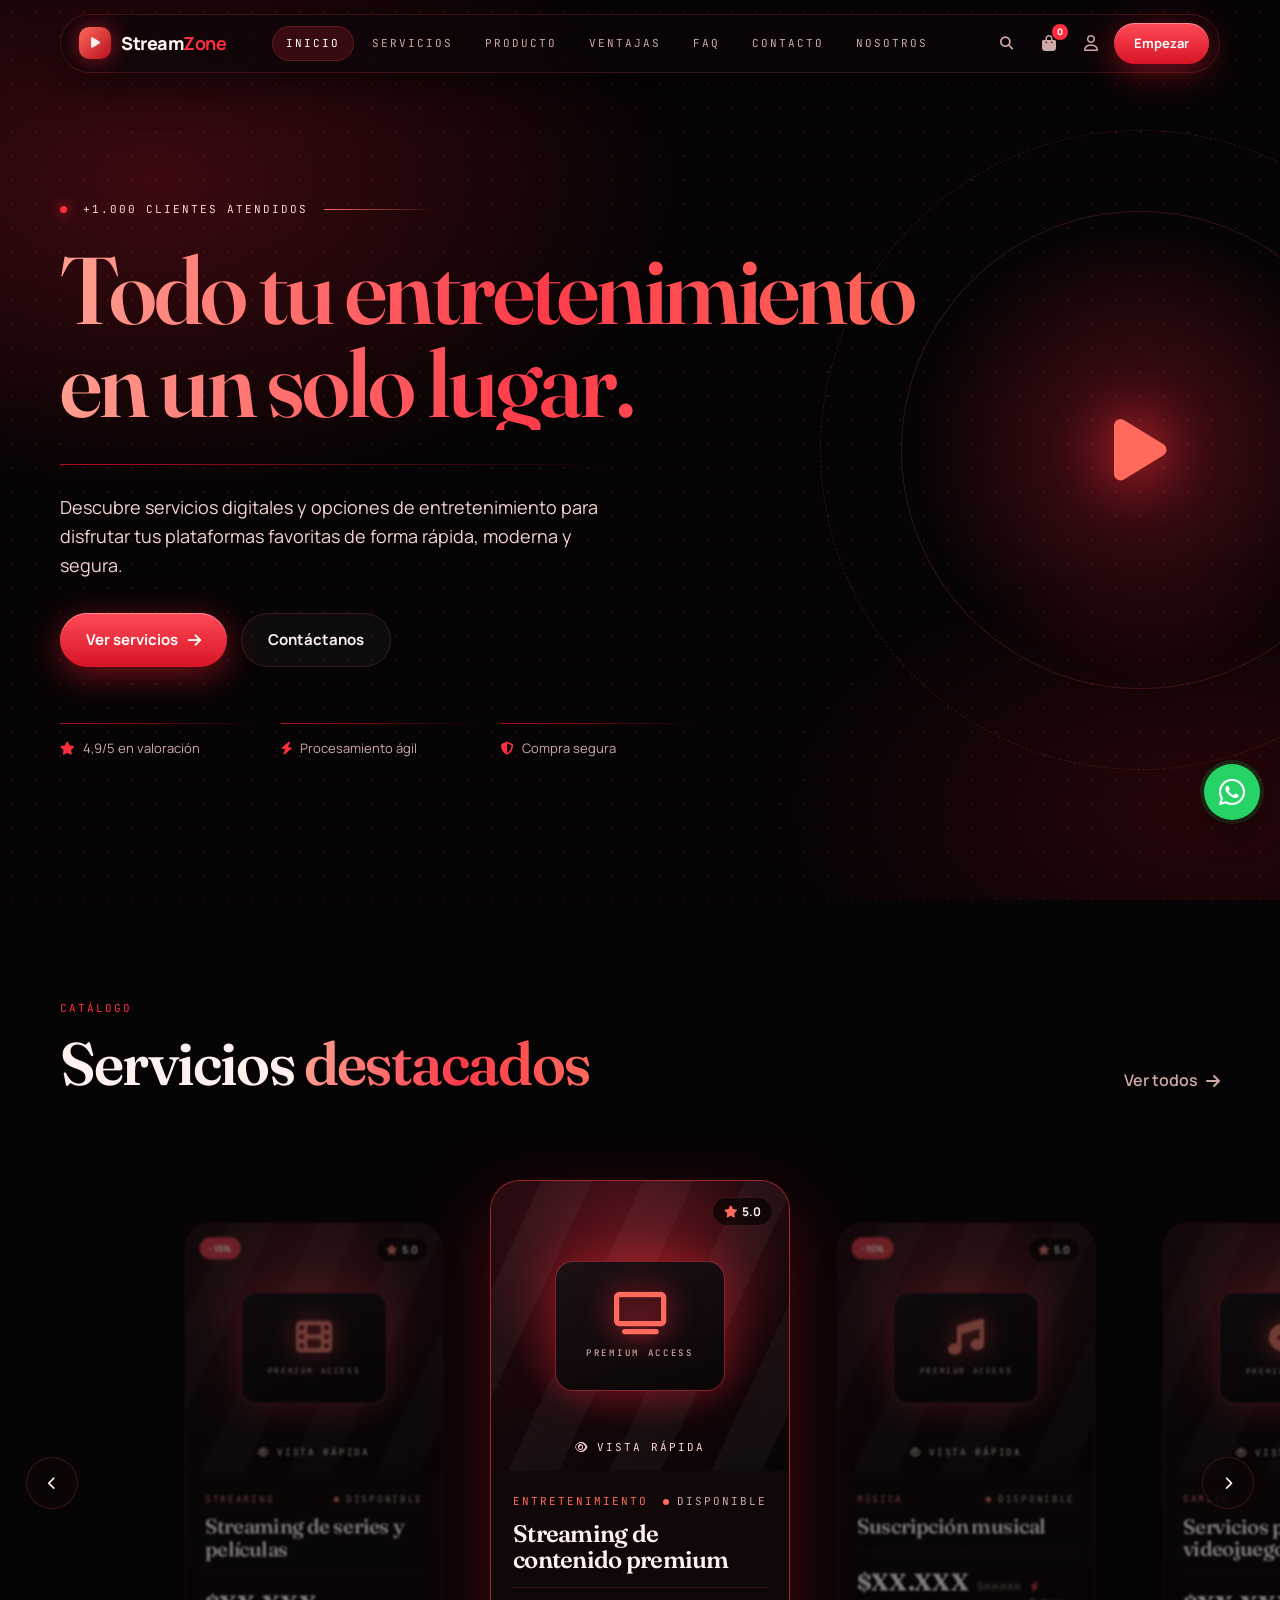
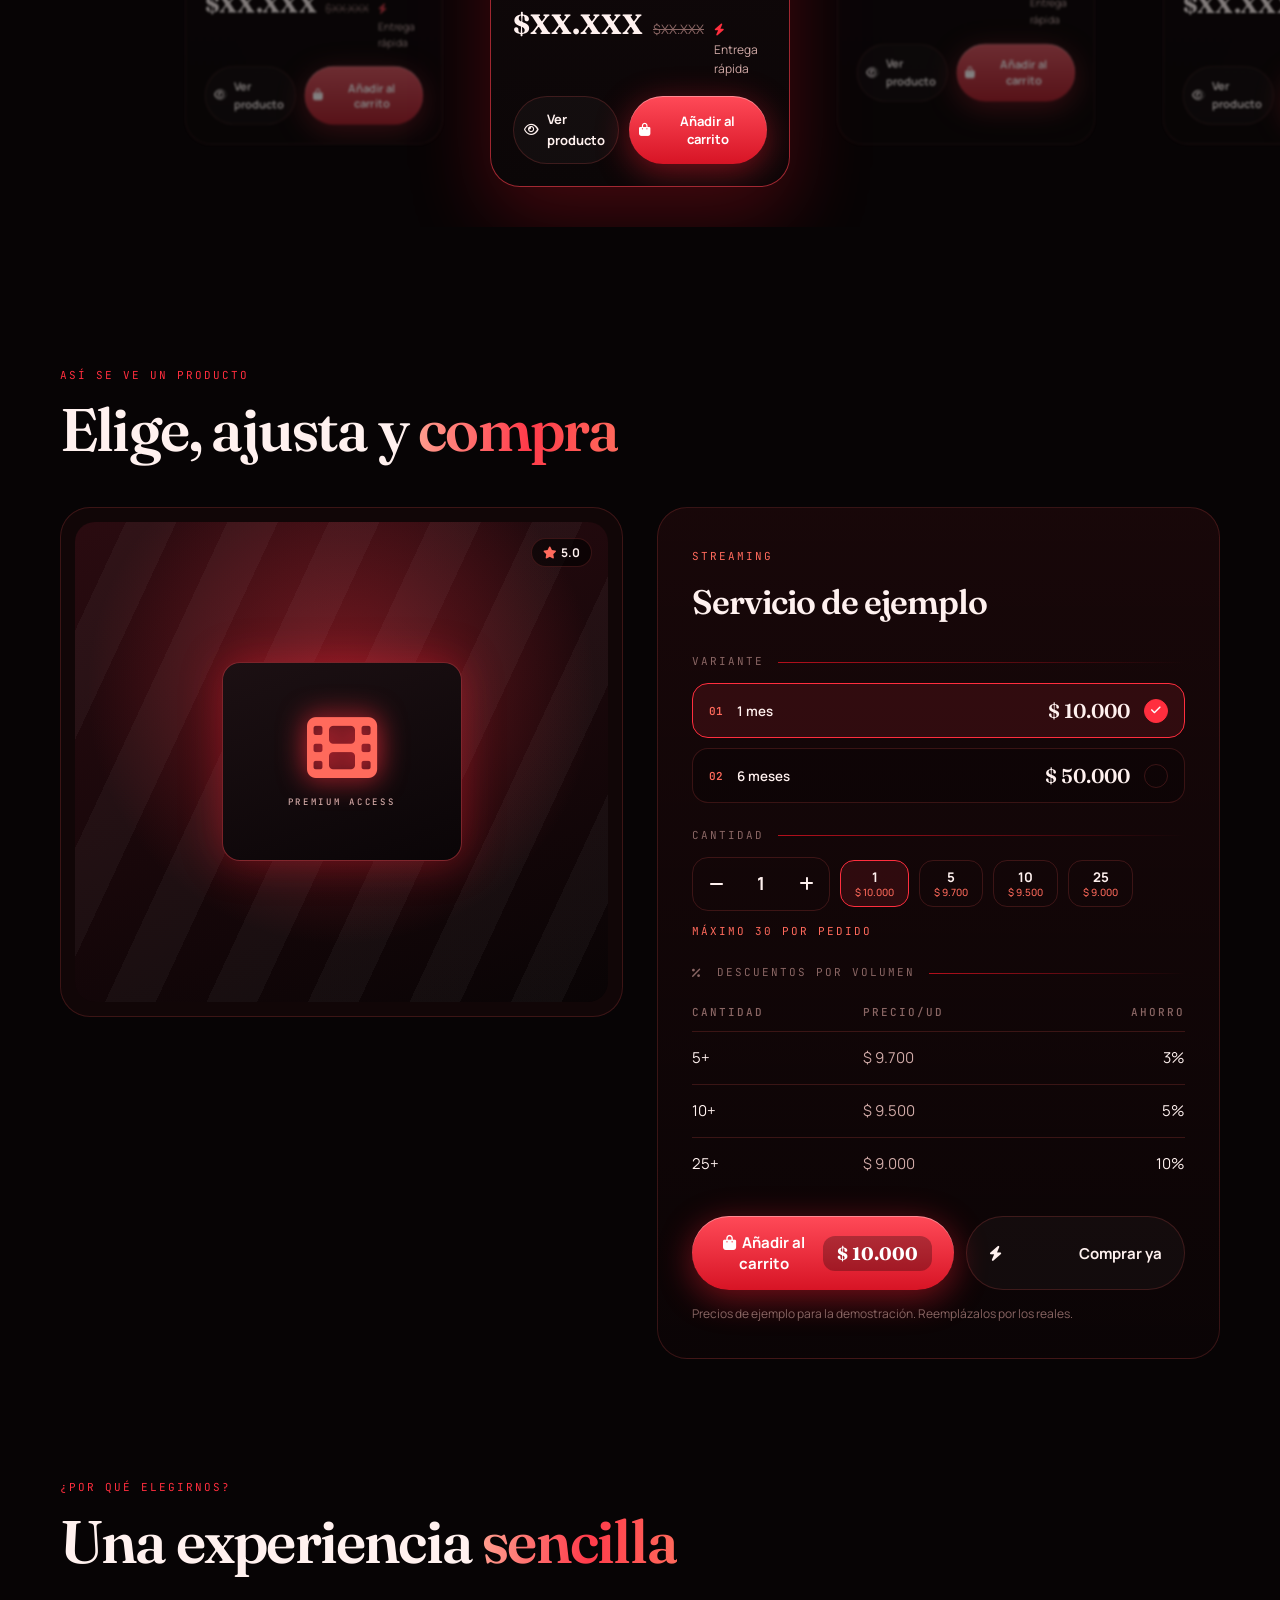
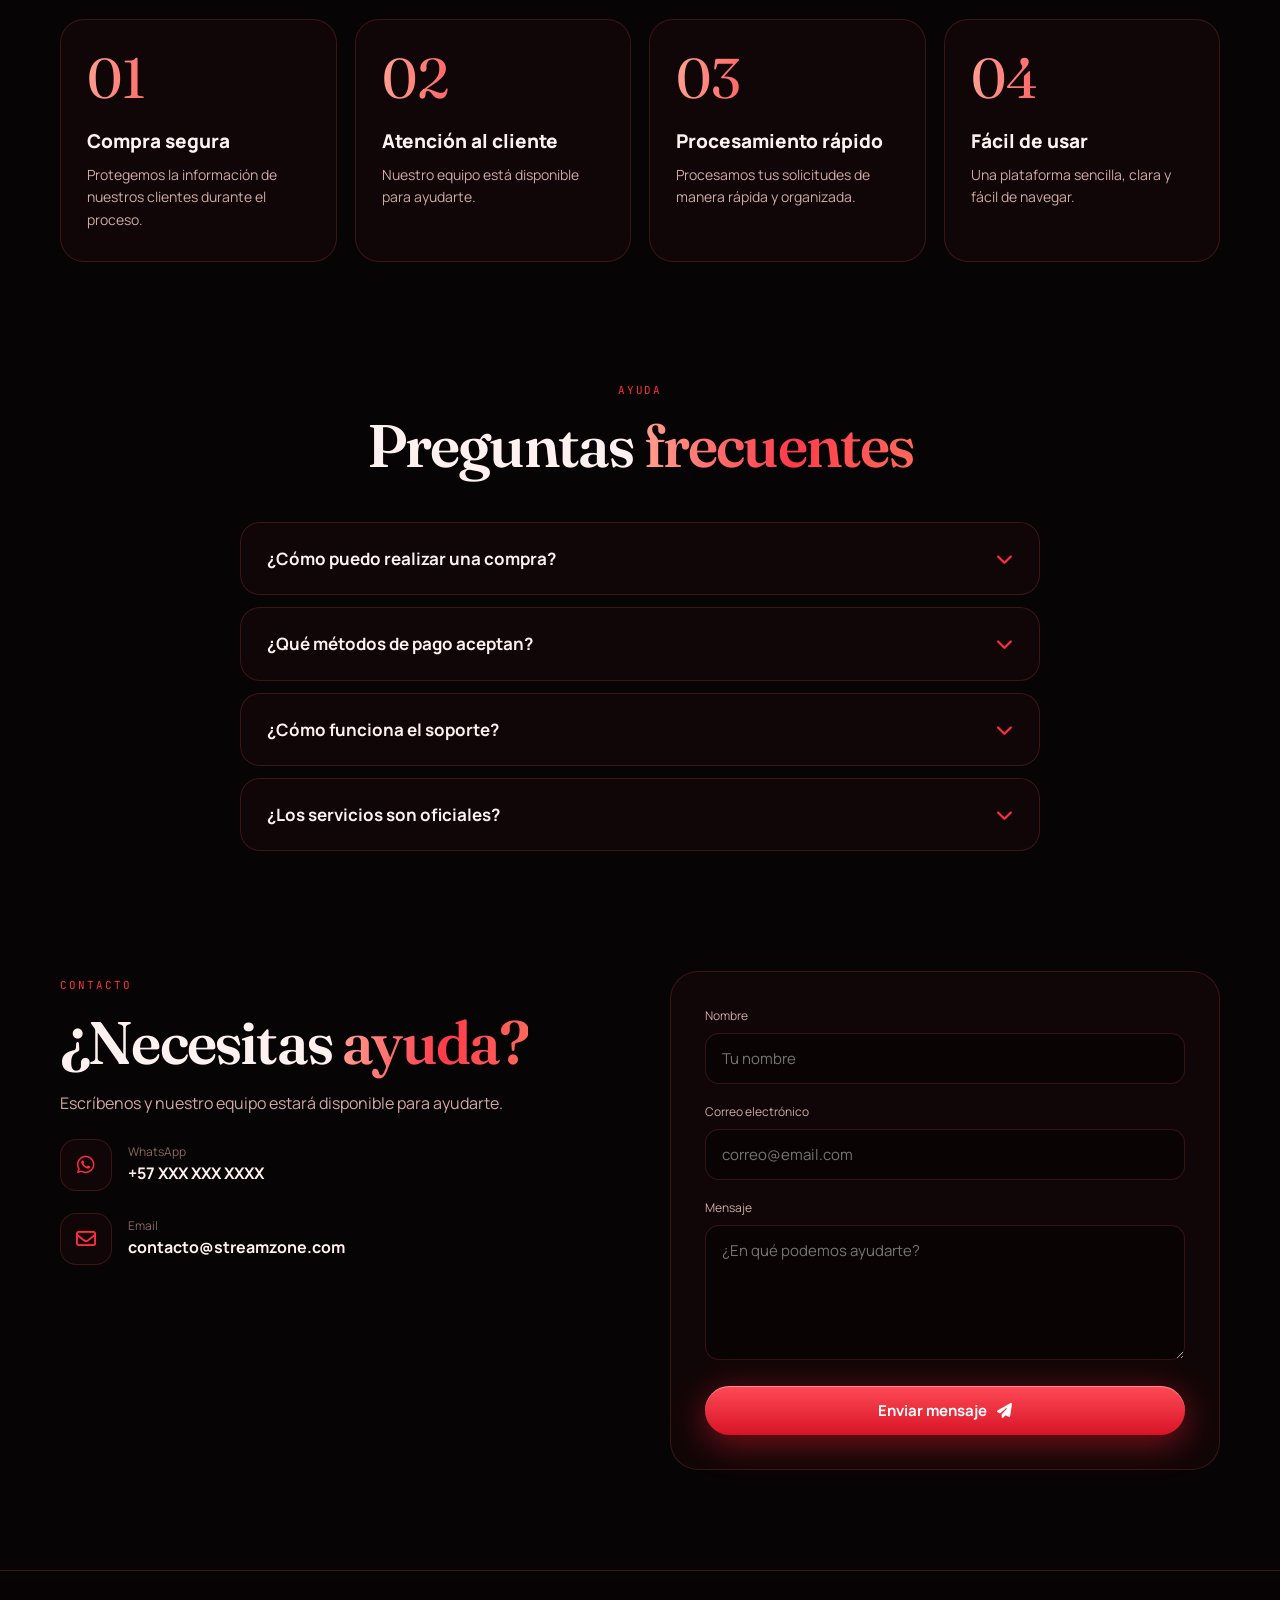
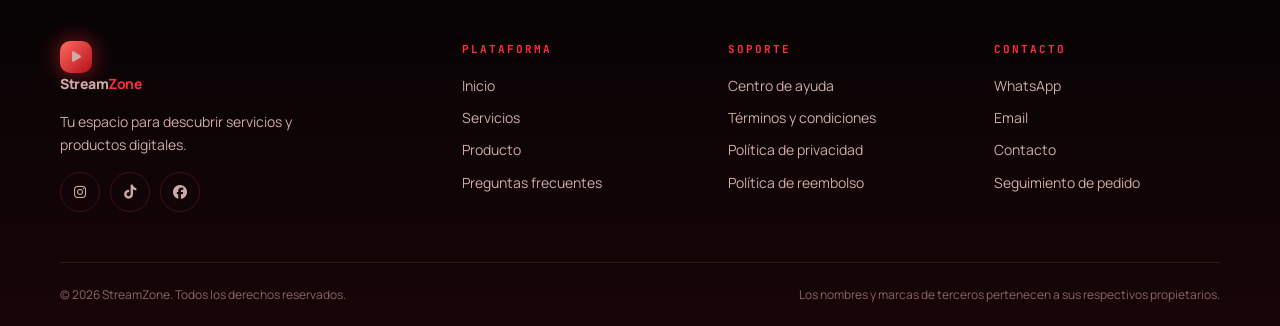
<file: index.html>
<!DOCTYPE html>
<html lang="es">
<head>
<meta charset="UTF-8">
<meta name="viewport" content="width=device-width, initial-scale=1.0">
<meta name="description" content="StreamZone - Tienda de servicios digitales y entretenimiento.">
<meta property="og:type" content="website">
<meta property="og:locale" content="es_CO">
<meta property="og:site_name" content="StreamZone">
<meta property="og:title" content="StreamZone | Servicios Digitales">
<meta property="og:description" content="StreamZone - Tienda de servicios digitales y entretenimiento.">
<link rel="icon" href="favicon.svg" type="image/svg+xml">
<title>StreamZone | Servicios Digitales</title>
<link rel="preconnect" href="https://fonts.googleapis.com">
<link rel="preconnect" href="https://fonts.gstatic.com" crossorigin>
<link rel="stylesheet" href="https://fonts.googleapis.com/css2?family=Fraunces:opsz,wght@9..144,500;9..144,600&family=JetBrains+Mono:wght@400;500&family=Manrope:wght@400;500;600;700;800&display=swap">
<link rel="stylesheet" href="https://cdnjs.cloudflare.com/ajax/libs/font-awesome/6.5.2/css/all.min.css">
<link rel="stylesheet" href="style.css">
<link rel="stylesheet" href="comun.css">
</head>
<body class="has-up">
<header class="nav">
<a href="index.html" class="logo"><i class="fa-solid fa-play"></i><span>Stream<b>Zone</b></span></a>
<nav class="menu mono" id="menu"><a href="#inicio" class="active">Inicio</a><a href="#servicios">Servicios</a><a href="#detalle">Producto</a><a href="#ventajas">Ventajas</a><a href="#preguntas">FAQ</a><a href="#contacto">Contacto</a><a href="nosotros.html">Nosotros</a></nav>
<div class="acts">
<button class="ib sb" aria-label="Buscar" aria-expanded="false"><i class="fa-solid fa-magnifying-glass"></i></button>
<a href="carrito.html" class="ib" aria-label="Carrito"><i class="fa-solid fa-bag-shopping"></i><span class="cart-count">0</span></a>
<a href="login.html" class="ib" aria-label="Iniciar sesión"><i class="fa-regular fa-user"></i></a>
<a href="#servicios" class="btn btn-r">Empezar</a>
<button class="ib mb" aria-label="Abrir menú" aria-expanded="false"><i class="fa-solid fa-bars"></i></button></div>
</header>
<div class="sbar" hidden><input type="search" id="q" placeholder="Buscar servicio: streaming, música, gaming..." aria-label="Buscar servicio"><button class="ib sc" aria-label="Limpiar"><i class="fa-solid fa-xmark"></i></button></div>
<main>
<section class="hero" id="inicio"><div class="ring" aria-hidden="true"><i class="fa-solid fa-play"></i></div><div class="wrap">
<div class="eye mono">+1.000 clientes atendidos</div>
<h1 class="grad">Todo tu entretenimiento en un solo lugar.</h1>
<div class="rule"></div>
<p class="lead">Descubre servicios digitales y opciones de entretenimiento para disfrutar tus plataformas favoritas de forma rápida, moderna y segura.</p>
<div class="hb"><a href="#servicios" class="btn btn-r">Ver servicios <i class="fa-solid fa-arrow-right"></i></a><a href="#contacto" class="btn btn-g">Contáctanos</a></div>
<div class="strip"><div><i class="fa-solid fa-star"></i>4,9/5 en valoración</div><div><i class="fa-solid fa-bolt"></i>Procesamiento ágil</div><div><i class="fa-solid fa-shield-halved"></i>Compra segura</div></div>
</div></section>

<section class="sec" id="servicios" style="padding-bottom:40px"><div class="wrap">
<div class="sh rv"><div><span class="mono">Catálogo</span><h2>Servicios <span class="grad">destacados</span></h2></div><a href="servicios.html">Ver todos <i class="fa-solid fa-arrow-right"></i></a></div></div>
<div class="carw"><button class="nx pv" aria-label="Anterior"><i class="fa-solid fa-chevron-left"></i></button><div class="car">
<article class="card" data-name="Streaming de series y películas"><div class="art"><span class="dsc">-15%</span><span class="rate"><i class="fa-solid fa-star"></i>5.0</span><div class="env"><i class="fa-solid fa-film"></i><b>PREMIUM ACCESS</b></div><span class="qv mono"><i class="fa-regular fa-eye"></i>Vista rápida</span></div>
<div class="inf"><div class="row mono"><span class="c1">Streaming</span><span class="stk">Disponible</span></div><h3>Streaming de series y películas</h3>
<div class="pr"><strong>$XX.XXX</strong><s>$XX.XXX</s><span><i class="fa-solid fa-bolt"></i>Entrega rápida</span></div>
<div class="bt"><a href="producto.html?id=p0" class="btn btn-g"><i class="fa-regular fa-eye"></i>Ver producto</a><button class="btn btn-r add" data-product="p0" aria-label="Añadir Streaming de series y películas al carrito"><i class="fa-solid fa-bag-shopping"></i>Añadir al carrito</button></div></div></article>
<article class="card" data-name="Streaming de contenido premium"><div class="art"><span class="rate"><i class="fa-solid fa-star"></i>5.0</span><div class="env"><i class="fa-solid fa-tv"></i><b>PREMIUM ACCESS</b></div><span class="qv mono"><i class="fa-regular fa-eye"></i>Vista rápida</span></div>
<div class="inf"><div class="row mono"><span class="c1">Entretenimiento</span><span class="stk">Disponible</span></div><h3>Streaming de contenido premium</h3>
<div class="pr"><strong>$XX.XXX</strong><s>$XX.XXX</s><span><i class="fa-solid fa-bolt"></i>Entrega rápida</span></div>
<div class="bt"><a href="producto.html?id=p1" class="btn btn-g"><i class="fa-regular fa-eye"></i>Ver producto</a><button class="btn btn-r add" data-product="p1" aria-label="Añadir Streaming de contenido premium al carrito"><i class="fa-solid fa-bag-shopping"></i>Añadir al carrito</button></div></div></article>
<article class="card" data-name="Suscripción musical"><div class="art"><span class="dsc">-10%</span><span class="rate"><i class="fa-solid fa-star"></i>5.0</span><div class="env"><i class="fa-solid fa-music"></i><b>PREMIUM ACCESS</b></div><span class="qv mono"><i class="fa-regular fa-eye"></i>Vista rápida</span></div>
<div class="inf"><div class="row mono"><span class="c1">Música</span><span class="stk">Disponible</span></div><h3>Suscripción musical</h3>
<div class="pr"><strong>$XX.XXX</strong><s>$XX.XXX</s><span><i class="fa-solid fa-bolt"></i>Entrega rápida</span></div>
<div class="bt"><a href="producto.html?id=p2" class="btn btn-g"><i class="fa-regular fa-eye"></i>Ver producto</a><button class="btn btn-r add" data-product="p2" aria-label="Añadir Suscripción musical al carrito"><i class="fa-solid fa-bag-shopping"></i>Añadir al carrito</button></div></div></article>
<article class="card" data-name="Servicios para videojuegos"><div class="art"><span class="rate"><i class="fa-solid fa-star"></i>5.0</span><div class="env"><i class="fa-solid fa-gamepad"></i><b>PREMIUM ACCESS</b></div><span class="qv mono"><i class="fa-regular fa-eye"></i>Vista rápida</span></div>
<div class="inf"><div class="row mono"><span class="c1">Gaming</span><span class="stk">Disponible</span></div><h3>Servicios para videojuegos</h3>
<div class="pr"><strong>$XX.XXX</strong><s>$XX.XXX</s><span><i class="fa-solid fa-bolt"></i>Entrega rápida</span></div>
<div class="bt"><a href="producto.html?id=p3" class="btn btn-g"><i class="fa-regular fa-eye"></i>Ver producto</a><button class="btn btn-r add" data-product="p3" aria-label="Añadir Servicios para videojuegos al carrito"><i class="fa-solid fa-bag-shopping"></i>Añadir al carrito</button></div></div></article>
<article class="card" data-name="Herramientas digitales"><div class="art"><span class="rate"><i class="fa-solid fa-star"></i>5.0</span><div class="env"><i class="fa-solid fa-wand-magic-sparkles"></i><b>PREMIUM ACCESS</b></div><span class="qv mono"><i class="fa-regular fa-eye"></i>Vista rápida</span></div>
<div class="inf"><div class="row mono"><span class="c1">Herramientas</span><span class="stk">Disponible</span></div><h3>Herramientas digitales</h3>
<div class="pr"><strong>$XX.XXX</strong><s>$XX.XXX</s><span><i class="fa-solid fa-bolt"></i>Entrega rápida</span></div>
<div class="bt"><a href="producto.html?id=p4" class="btn btn-g"><i class="fa-regular fa-eye"></i>Ver producto</a><button class="btn btn-r add" data-product="p4" aria-label="Añadir Herramientas digitales al carrito"><i class="fa-solid fa-bag-shopping"></i>Añadir al carrito</button></div></div></article>
</div><button class="nx" aria-label="Siguiente"><i class="fa-solid fa-chevron-right"></i></button></div>
<p class="nores" hidden>No encontramos ningún servicio con esa búsqueda.</p></section>

<section class="sec" id="detalle"><div class="wrap">
<div class="sh rv"><div><span class="mono">Así se ve un producto</span><h2>Elige, ajusta y <span class="grad">compra</span></h2></div></div>
<div class="det">
<div class="frame rv"><div class="art"><span class="rate"><i class="fa-solid fa-star"></i>5.0</span><div class="env"><i class="fa-solid fa-film"></i><b>PREMIUM ACCESS</b></div></div></div>
<div class="panel rv"><span class="mono" style="color:var(--r2)">Streaming</span><h3>Servicio de ejemplo</h3>
<div class="lb mono">Variante</div><div id="vars"></div>
<div class="lb mono">Cantidad</div>
<div class="qr"><div class="qs"><button id="qm" aria-label="Menos"><i class="fa-solid fa-minus"></i></button><output id="qv">1</output><button id="qp" aria-label="Más"><i class="fa-solid fa-plus"></i></button></div><div id="pz" class="qr"></div></div>
<p class="mx mono">Máximo 30 por pedido</p>
<div class="lb mono"><i class="fa-solid fa-percent"></i>Descuentos por volumen</div>
<table><thead class="mono"><tr><th>Cantidad</th><th>Precio/ud</th><th>Ahorro</th></tr></thead><tbody id="tb"></tbody></table>
<div class="cta"><button class="btn btn-r" id="dAdd"><span><i class="fa-solid fa-bag-shopping"></i>&nbsp; Añadir al carrito</span><span class="pt" id="tot"></span></button><button class="btn btn-g" id="dBuy"><i class="fa-solid fa-bolt"></i>Comprar ya</button></div>
<p class="note">Precios de ejemplo para la demostración. Reemplázalos por los reales.</p></div>
</div></div></section>

<section class="sec" id="ventajas" style="padding-top:20px"><div class="wrap">
<div class="sh rv"><div><span class="mono">¿Por qué elegirnos?</span><h2>Una experiencia <span class="grad">sencilla</span></h2></div></div>
<div class="adv">
<div class="card ad rv"><span class="n grad">01</span><h3>Compra segura</h3><p>Protegemos la información de nuestros clientes durante el proceso.</p></div>
<div class="card ad rv"><span class="n grad">02</span><h3>Atención al cliente</h3><p>Nuestro equipo está disponible para ayudarte.</p></div>
<div class="card ad rv"><span class="n grad">03</span><h3>Procesamiento rápido</h3><p>Procesamos tus solicitudes de manera rápida y organizada.</p></div>
<div class="card ad rv"><span class="n grad">04</span><h3>Fácil de usar</h3><p>Una plataforma sencilla, clara y fácil de navegar.</p></div>
</div></div></section>

<section class="sec" id="preguntas" style="padding-top:20px"><div class="wrap">
<div class="sh rv" style="justify-content:center;text-align:center"><div><span class="mono">Ayuda</span><h2>Preguntas <span class="grad">frecuentes</span></h2></div></div>
<div class="faq rv">
<details name="faq"><summary>¿Cómo puedo realizar una compra? <i class="fa-solid fa-chevron-down"></i></summary><p>Selecciona el servicio que deseas, agrégalo al carrito y continúa con el proceso de compra.</p></details>
<details name="faq"><summary>¿Qué métodos de pago aceptan? <i class="fa-solid fa-chevron-down"></i></summary><p>En esta sección posteriormente agregaremos los métodos de pago disponibles.</p></details>
<details name="faq"><summary>¿Cómo funciona el soporte? <i class="fa-solid fa-chevron-down"></i></summary><p>Nuestro equipo puede ayudarte con preguntas relacionadas con tu pedido y los servicios disponibles.</p></details>
<details name="faq"><summary>¿Los servicios son oficiales? <i class="fa-solid fa-chevron-down"></i></summary><p>Los productos y suscripciones deben obtenerse mediante canales autorizados y de acuerdo con las condiciones de cada proveedor.</p></details>
</div></div></section>

<section class="sec" id="contacto" style="padding-top:20px"><div class="wrap cg">
<div class="rv"><span class="mono" style="color:var(--r)">Contacto</span><h2 style="margin:14px 0 18px">¿Necesitas <span class="grad">ayuda?</span></h2>
<p style="color:var(--tx2)">Escríbenos y nuestro equipo estará disponible para ayudarte.</p>
<div class="ci"><i class="fa-brands fa-whatsapp"></i><div><span>WhatsApp</span><strong data-wa-display>+57 XXX XXX XXXX</strong></div></div>
<div class="ci"><i class="fa-regular fa-envelope"></i><div><span>Email</span><strong data-email-text>contacto@streamzone.com</strong></div></div></div>
<form class="rv" id="cf">
<div class="fg"><label for="nombre">Nombre</label><input id="nombre" name="nombre" placeholder="Tu nombre" autocomplete="name" required></div>
<div class="fg"><label for="email">Correo electrónico</label><input type="email" id="email" name="email" placeholder="correo@email.com" autocomplete="email" required></div>
<div class="fg"><label for="mensaje">Mensaje</label><textarea id="mensaje" name="mensaje" rows="5" placeholder="¿En qué podemos ayudarte?" required></textarea></div>
<button type="submit" class="btn btn-r">Enviar mensaje <i class="fa-solid fa-paper-plane"></i></button></form>
</div></section>
</main>

<footer>
<div class="wrap fgrid">
<div><a href="index.html" class="logo"><i class="fa-solid fa-play"></i><span>Stream<b>Zone</b></span></a><p>Tu espacio para descubrir servicios y productos digitales.</p>
<div class="soc"><a href="#" aria-label="Instagram"><i class="fa-brands fa-instagram"></i></a><a href="#" aria-label="TikTok"><i class="fa-brands fa-tiktok"></i></a><a href="#" aria-label="Facebook"><i class="fa-brands fa-facebook"></i></a></div></div>
<div><h4 class="mono">Plataforma</h4><a href="#inicio">Inicio</a><a href="#servicios">Servicios</a><a href="#detalle">Producto</a><a href="#preguntas">Preguntas frecuentes</a></div>
<div><h4 class="mono">Soporte</h4><a href="faq.html">Centro de ayuda</a><a href="terminos.html">Términos y condiciones</a><a href="privacidad.html">Política de privacidad</a><a href="reembolso.html">Política de reembolso</a></div>
<div><h4 class="mono">Contacto</h4><a href="#" data-wa>WhatsApp</a><a href="#" data-email>Email</a><a href="contacto.html">Contacto</a><a href="seguimiento.html">Seguimiento de pedido</a></div>
</div>
<div class="wrap fb"><p>© 2026 StreamZone. Todos los derechos reservados.</p><p>Los nombres y marcas de terceros pertenecen a sus respectivos propietarios.</p></div>
</footer>
<button class="up" aria-label="Subir"><i class="fa-solid fa-arrow-up"></i></button>

<a class="wa" href="#" data-wa data-wa-text="Hola StreamZone, quiero información." aria-label="Escribir por WhatsApp"><i class="fa-brands fa-whatsapp" aria-hidden="true"></i></a>
<script src="config.js"></script>
<script src="comun.js"></script>
<script src="app.js"></script>
</body>
</html>
</file>
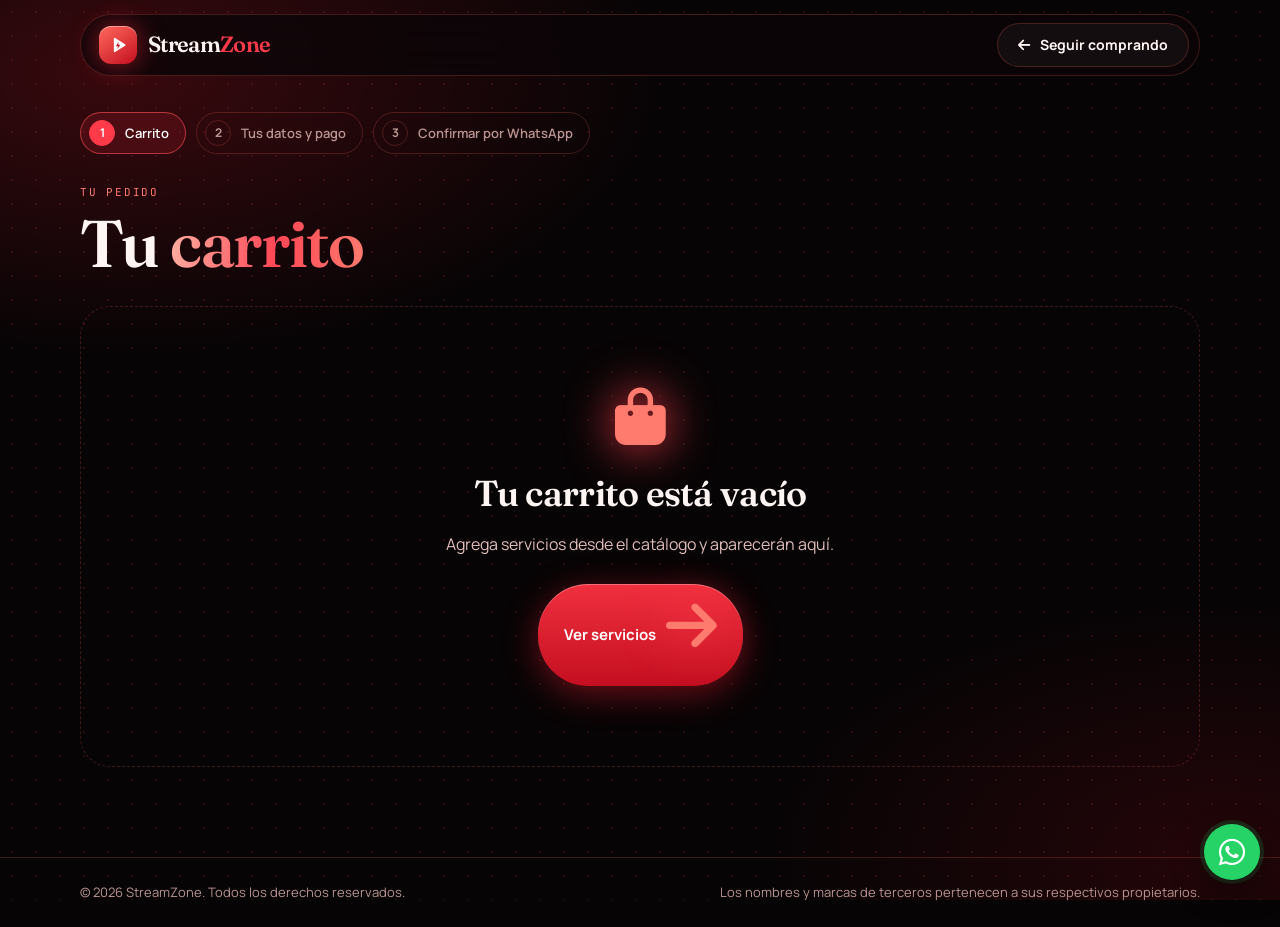
<file: carrito.html>
<!DOCTYPE html>
<html lang="es">
<head>
<meta charset="UTF-8">
<meta name="viewport" content="width=device-width, initial-scale=1.0">
<meta name="theme-color" content="#070405">
<meta name="description" content="Revisa tu carrito y finaliza tu pedido por WhatsApp.">
<meta name="robots" content="noindex">
<meta property="og:type" content="website">
<meta property="og:locale" content="es_CO">
<meta property="og:site_name" content="StreamZone">
<meta property="og:title" content="Carrito | StreamZone">
<meta property="og:description" content="Revisa tu carrito y finaliza tu pedido por WhatsApp.">
<link rel="icon" href="favicon.svg" type="image/svg+xml">
<title>Carrito | StreamZone</title>
<link rel="preconnect" href="https://fonts.googleapis.com">
<link rel="preconnect" href="https://fonts.gstatic.com" crossorigin>
<link rel="stylesheet" href="https://fonts.googleapis.com/css2?family=Fraunces:opsz,wght@9..144,500;9..144,600&family=JetBrains+Mono:wght@400;500&family=Manrope:wght@400;500;600;700;800&display=swap">
<link rel="stylesheet" href="https://cdnjs.cloudflare.com/ajax/libs/font-awesome/6.5.2/css/all.min.css">
<link rel="stylesheet" href="carrito.css">
<link rel="stylesheet" href="comun.css">
</head>
<body class="has-mbar">
<a class="skip" href="#contenido">Saltar al contenido</a>
<div class="sr" id="live" role="status" aria-live="polite" aria-atomic="true"></div>

<header class="nav">
  <a href="index.html" class="logo" aria-label="StreamZone, ir al inicio"><i aria-hidden="true"><svg viewBox="0 0 24 24" focusable="false"><path fill="#fff" d="M7 4.5v15a1 1 0 0 0 1.5.86l12-7.5a1 1 0 0 0 0-1.72l-12-7.5A1 1 0 0 0 7 4.5z"/><path fill="#c40f20" d="M12.7 8.2 9.6 13.4h2.5l-.9 3.6 3.6-5.3h-2.6z"/></svg></i><span>Stream<b>Zone</b></span></a>
  <a href="index.html#servicios" class="btn btn-g"><i class="fa-solid fa-arrow-left" aria-hidden="true"></i><span>Seguir comprando</span></a>
</header>

<main id="contenido" tabindex="-1"><div class="wrap">
  <ol class="steps" aria-label="Pasos de la compra">
    <li aria-current="step"><b>1</b><span>Carrito</span></li><li><b>2</b><span>Tus datos y pago</span></li><li><b>3</b><span>Confirmar por WhatsApp</span></li>
  </ol>
  <div class="top">
    <div><span class="mono">Tu pedido</span><h1 id="titulo" tabindex="-1">Tu <span class="grad">carrito</span></h1><p id="cnt" class="u"></p></div>
    <button class="clear" id="vaciar" hidden><i class="fa-regular fa-trash-can" aria-hidden="true"></i>Vaciar carrito</button>
  </div>

  <div class="empty" id="vacio" hidden>
    <i class="fa-solid fa-bag-shopping" aria-hidden="true"></i>
    <h2>Tu carrito está vacío</h2><p>Agrega servicios desde el catálogo y aparecerán aquí.</p>
    <a href="index.html#servicios" class="btn btn-r">Ver servicios <i class="fa-solid fa-arrow-right" aria-hidden="true"></i></a>
  </div>

  <div class="lay" id="lay" hidden>
    <div>
      <section aria-labelledby="titulo"><ul class="list" id="lista"></ul></section>
      <section class="box" aria-labelledby="dt">
        <h2 id="dt">Tus datos</h2>
        <div class="fg"><label for="nom">Nombre (opcional)</label><input id="nom" autocomplete="name" placeholder="¿Cómo te llamamos?"></div>
        <fieldset class="fg"><legend>Método de pago preferido</legend><div class="mt" id="metodos"></div></fieldset>
        <div class="fg" style="margin-bottom:0"><label for="notas">Notas del pedido (opcional)</label><textarea id="notas" rows="3" placeholder="Algo que debamos saber"></textarea></div>
      </section>
    </div>
    <aside class="sum" aria-labelledby="rt">
      <h2 id="rt">Resumen</h2>
      <label for="cup" class="sr">Código de cupón</label>
      <div class="cp"><input id="cup" placeholder="Cupón" autocomplete="off"><button class="btn btn-g" id="cbtn" type="button">Aplicar</button></div>
      <p class="cm" id="cmsg" role="status"></p>
      <div class="ln"><span>Subtotal</span><span id="sSub">—</span></div>
      <div class="ln ok" id="rVol" hidden><span>Descuento por volumen</span><span id="sVol"></span></div>
      <div class="ln ok" id="rCup" hidden><span id="lCup">Cupón</span><span id="sCup"></span></div>
      <div class="ln tt"><span>Total</span><span id="sTot">—</span></div>
      <div class="pend" id="pend" hidden></div>
      <button class="btn btn-r" id="pedir" type="button"><i class="fa-brands fa-whatsapp" aria-hidden="true"></i>Finalizar por WhatsApp</button>
      <a href="index.html#servicios" class="btn btn-g">Seguir comprando</a>
      <p class="msg" id="msg" role="alert" hidden></p>
      <div class="tr"><span><i class="fa-solid fa-shield-halved" aria-hidden="true"></i>Compra segura</span><span><i class="fa-solid fa-bolt" aria-hidden="true"></i>Procesamiento ágil</span><span><i class="fa-solid fa-headset" aria-hidden="true"></i>Te acompañamos en todo el proceso</span></div>
    </aside>
  </div>
</div></main>

<div class="mbar" id="mbar" hidden><div><small>Total</small><strong id="mTot">—</strong></div><button class="btn btn-r" id="pedir2" type="button"><i class="fa-brands fa-whatsapp" aria-hidden="true"></i>Finalizar</button></div>
<div class="toast" id="toast" hidden><span id="tmsg"></span><button id="undo" type="button">Deshacer</button></div>
<dialog id="dlg" aria-labelledby="dtt"><h2 id="dtt">¿Vaciar el carrito?</h2><p>Se quitarán todos los productos de tu pedido.</p><div class="da"><button class="btn btn-g" id="dno" type="button">Cancelar</button><button class="btn btn-r" id="dsi" type="button">Sí, vaciar</button></div></dialog>
<footer><div class="wrap"><p>© 2026 StreamZone. Todos los derechos reservados.</p><p>Los nombres y marcas de terceros pertenecen a sus respectivos propietarios.</p></div></footer>

<a class="wa" href="#" data-wa data-wa-text="Hola StreamZone, quiero información." aria-label="Escribir por WhatsApp"><i class="fa-brands fa-whatsapp" aria-hidden="true"></i></a>
<script src="config.js"></script>
<script src="comun.js"></script>
<script src="carrito.js"></script>
</body>
</html>
</file>
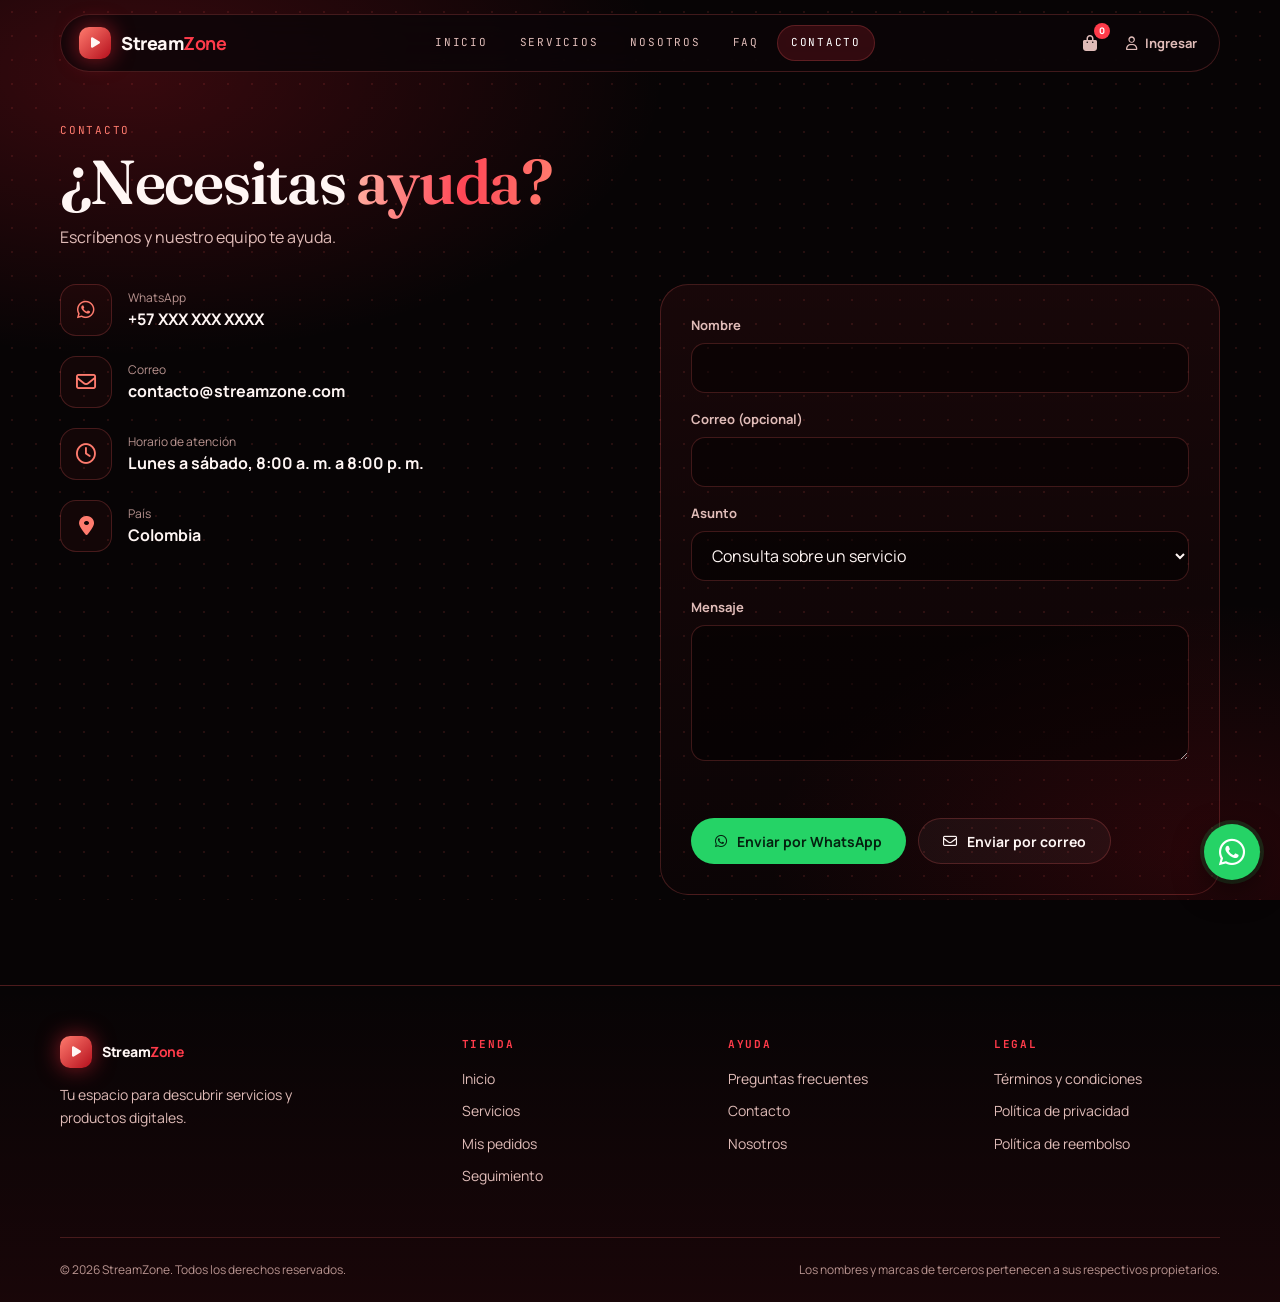
<file: contacto.html>
<!DOCTYPE html>
<html lang="es">
<head>
<meta charset="UTF-8">
<meta name="viewport" content="width=device-width, initial-scale=1.0">
<meta name="theme-color" content="#070405">
<meta name="description" content="Escríbenos por WhatsApp o correo. Estamos para ayudarte.">
<meta property="og:type" content="website">
<meta property="og:locale" content="es_CO">
<meta property="og:site_name" content="StreamZone">
<meta property="og:title" content="Contacto | StreamZone">
<meta property="og:description" content="Escríbenos por WhatsApp o correo. Estamos para ayudarte.">
<title>Contacto | StreamZone</title>
<link rel="icon" href="favicon.svg" type="image/svg+xml">
<link rel="preconnect" href="https://fonts.googleapis.com">
<link rel="preconnect" href="https://fonts.gstatic.com" crossorigin>
<link rel="stylesheet" href="https://fonts.googleapis.com/css2?family=Fraunces:opsz,wght@9..144,500;9..144,600&family=JetBrains+Mono:wght@400;500&family=Manrope:wght@400;500;600;700;800&display=swap">
<link rel="stylesheet" href="https://cdnjs.cloudflare.com/ajax/libs/font-awesome/6.5.2/css/all.min.css">
<link rel="stylesheet" href="base.css">
<link rel="stylesheet" href="comun.css">
</head>
<body>
<a class="skip" href="#contenido">Saltar al contenido</a>
<header class="nav">
  <a href="index.html" class="logo" aria-label="StreamZone, ir al inicio"><i class="fa-solid fa-play" aria-hidden="true"></i><span>Stream<b>Zone</b></span></a>
  <nav class="menu mono" id="menu" aria-label="Principal"><a href="index.html">Inicio</a><a href="servicios.html">Servicios</a><a href="nosotros.html">Nosotros</a><a href="faq.html">FAQ</a><a href="contacto.html">Contacto</a></nav>
  <div class="acts">
    <a href="carrito.html" class="ib" aria-label="Carrito"><i class="fa-solid fa-bag-shopping" aria-hidden="true"></i><span class="cart-count">0</span></a>
    <a href="login.html" class="who" id="who" aria-label="Iniciar sesión"><i class="fa-regular fa-user" aria-hidden="true"></i><span id="whoTxt">Ingresar</span></a>
    <button class="ib mb" aria-label="Abrir menú" aria-expanded="false"><i class="fa-solid fa-bars" aria-hidden="true"></i></button>
  </div>
</header>

<main id="contenido"><div class="wrap">
  <div class="head"><span class="mono">Contacto</span><h1>¿Necesitas <span class="grad">ayuda?</span></h1><p>Escríbenos y nuestro equipo te ayuda.</p></div>
  <div class="cg">
    <div>
      <div class="ci"><i class="fa-brands fa-whatsapp" aria-hidden="true"></i><div><span>WhatsApp</span><a data-wa href="#"><strong data-wa-display>+57 XXX XXX XXXX</strong></a></div></div>
      <div class="ci"><i class="fa-regular fa-envelope" aria-hidden="true"></i><div><span>Correo</span><a data-email href="#"><strong data-email-text>contacto@streamzone.com</strong></a></div></div>
      <div class="ci"><i class="fa-regular fa-clock" aria-hidden="true"></i><div><span>Horario de atención</span><strong data-horario>Lunes a sábado</strong></div></div>
      <div class="ci"><i class="fa-solid fa-location-dot" aria-hidden="true"></i><div><span>País</span><strong data-ciudad>Colombia</strong></div></div>
    </div>
    <form class="panel" id="f" novalidate>
      <div class="fg"><label for="nombre">Nombre</label><input id="nombre" autocomplete="name" required></div>
      <div class="fg"><label for="correo">Correo (opcional)</label><input id="correo" type="email" autocomplete="email"></div>
      <div class="fg"><label for="asunto">Asunto</label><select id="asunto"><option>Consulta sobre un servicio</option><option>Estado de mi pedido</option><option>Soporte</option><option>Reembolso o garantía</option><option>Otro</option></select></div>
      <div class="fg"><label for="mensaje">Mensaje</label><textarea id="mensaje" rows="5" required></textarea></div>
      <p class="msg" id="msg" role="alert"></p>
      <div class="btns"><button class="btn btn-wa" id="btnWa" type="button"><i class="fa-brands fa-whatsapp" aria-hidden="true"></i>Enviar por WhatsApp</button><button class="btn btn-g" id="btnMail" type="button"><i class="fa-regular fa-envelope" aria-hidden="true"></i>Enviar por correo</button></div>
    </form>
  </div>
</div></main>

<footer>
<div class="wrap fgrid">
<div><a href="index.html" class="logo"><i class="fa-solid fa-play" aria-hidden="true"></i><span>Stream<b>Zone</b></span></a><p>Tu espacio para descubrir servicios y productos digitales.</p></div>
<div><h4 class="mono">Tienda</h4><a href="index.html">Inicio</a><a href="servicios.html">Servicios</a><a href="pedidos.html">Mis pedidos</a><a href="seguimiento.html">Seguimiento</a></div>
<div><h4 class="mono">Ayuda</h4><a href="faq.html">Preguntas frecuentes</a><a href="contacto.html">Contacto</a><a href="nosotros.html">Nosotros</a></div>
<div><h4 class="mono">Legal</h4><a href="terminos.html">Términos y condiciones</a><a href="privacidad.html">Política de privacidad</a><a href="reembolso.html">Política de reembolso</a></div>
</div>
<div class="wrap fb"><p>© 2026 StreamZone. Todos los derechos reservados.</p><p>Los nombres y marcas de terceros pertenecen a sus respectivos propietarios.</p></div>
</footer>
<a class="wa" href="#" data-wa data-wa-text="Hola StreamZone, quiero información." aria-label="Escribir por WhatsApp"><i class="fa-brands fa-whatsapp" aria-hidden="true"></i></a>
<script src="config.js"></script>
<script src="comun.js"></script>
<script src="base.js"></script>
<script src="contacto.js"></script>
</body>
</html>
</file>
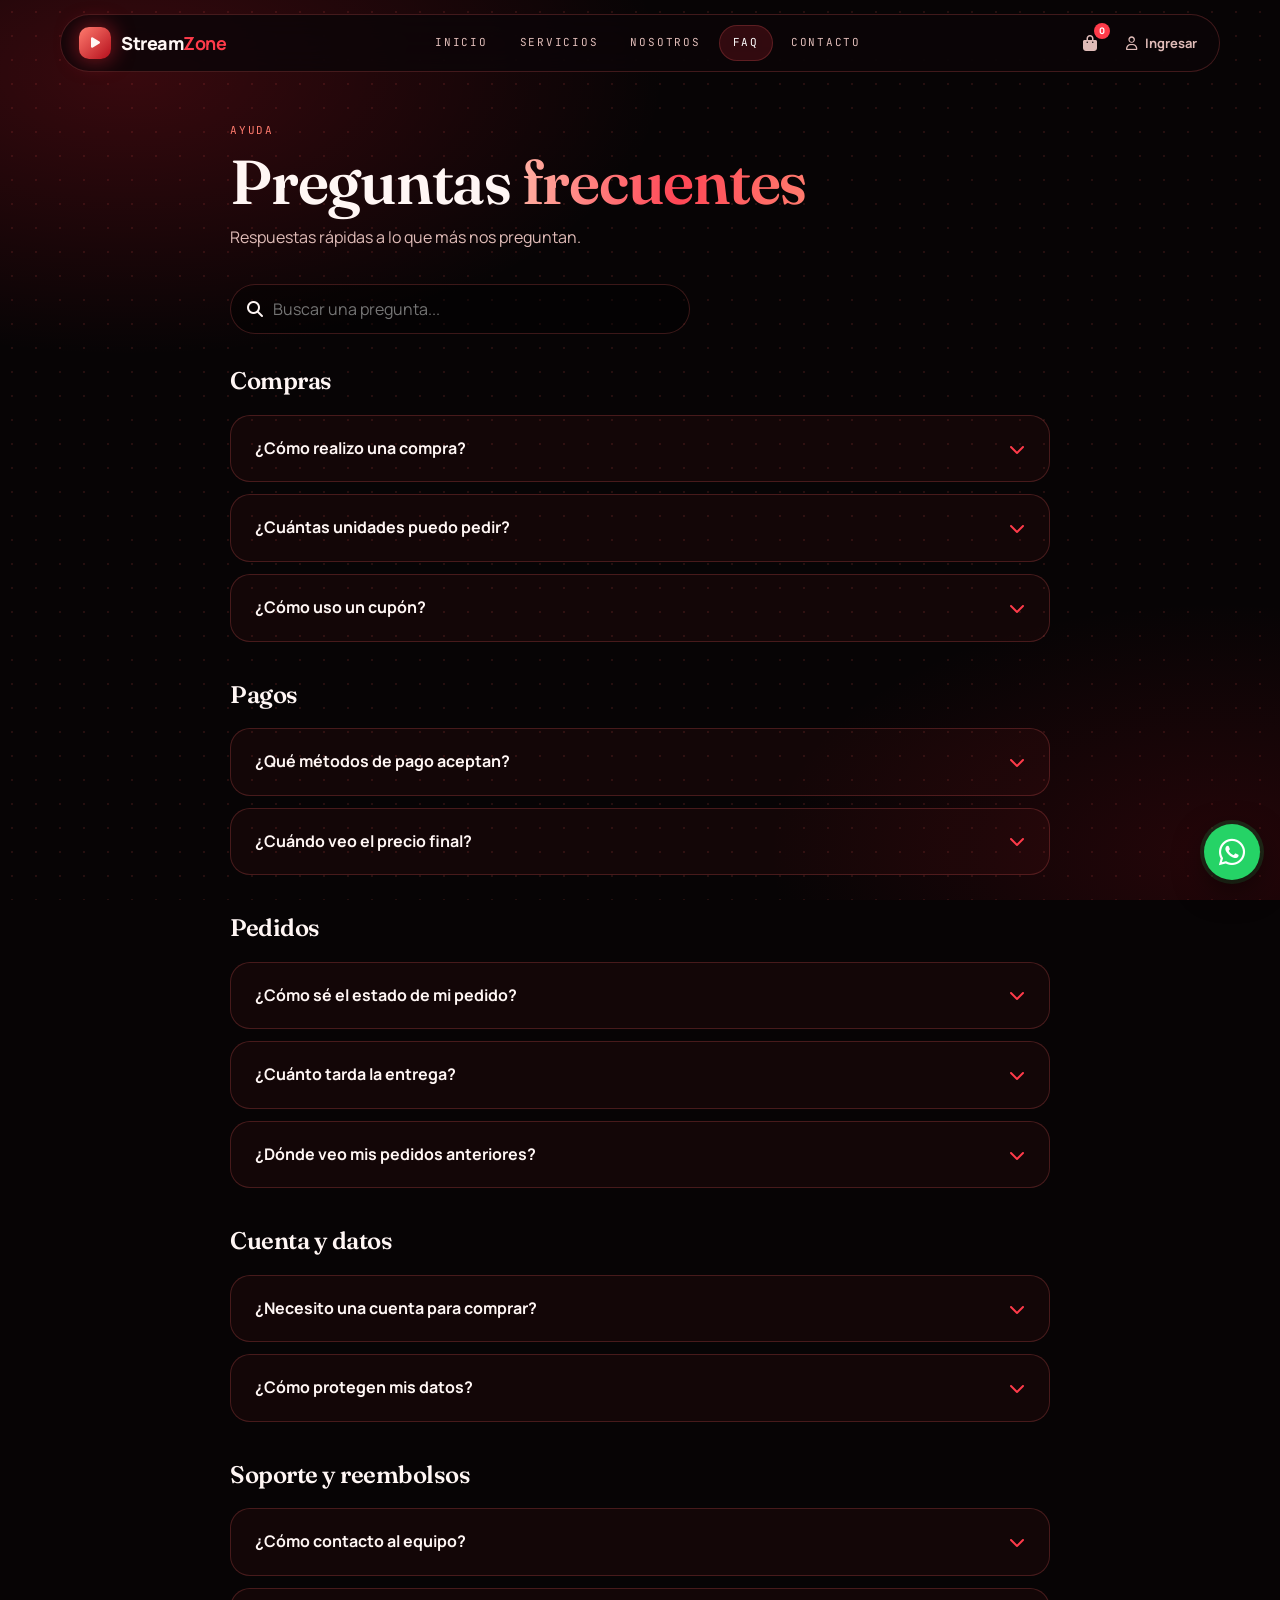
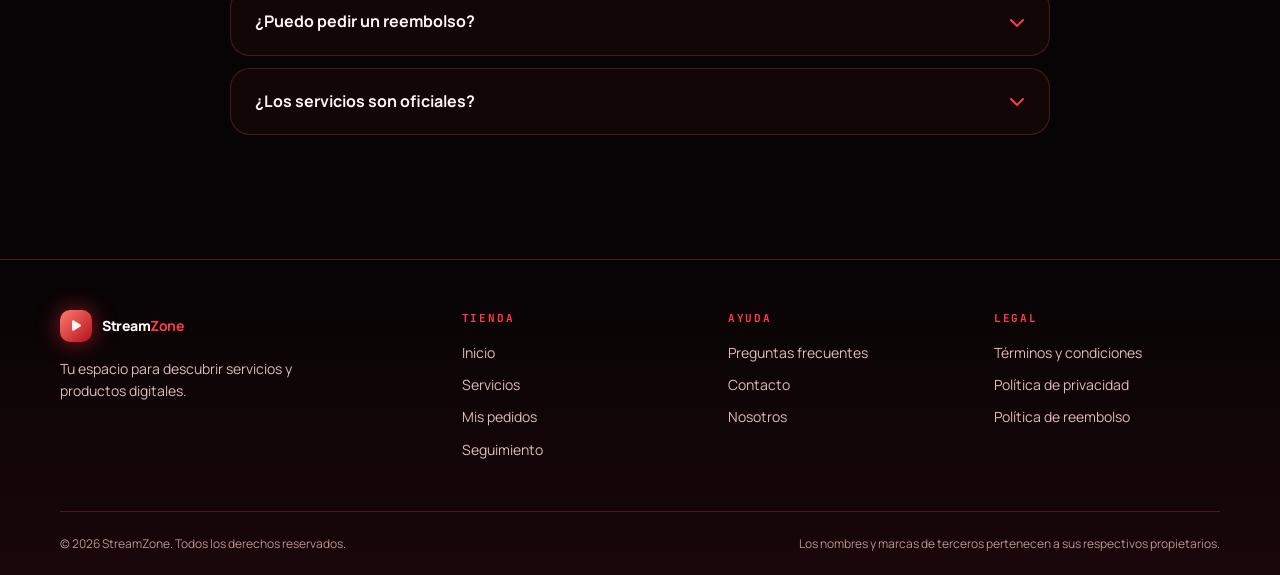
<file: faq.html>
<!DOCTYPE html>
<html lang="es">
<head>
<meta charset="UTF-8">
<meta name="viewport" content="width=device-width, initial-scale=1.0">
<meta name="theme-color" content="#070405">
<meta name="description" content="Respuestas sobre compras, pagos, pedidos, cuenta y soporte en StreamZone.">
<meta property="og:type" content="website">
<meta property="og:locale" content="es_CO">
<meta property="og:site_name" content="StreamZone">
<meta property="og:title" content="Preguntas frecuentes | StreamZone">
<meta property="og:description" content="Respuestas sobre compras, pagos, pedidos, cuenta y soporte en StreamZone.">
<title>Preguntas frecuentes | StreamZone</title>
<link rel="icon" href="favicon.svg" type="image/svg+xml">
<link rel="preconnect" href="https://fonts.googleapis.com">
<link rel="preconnect" href="https://fonts.gstatic.com" crossorigin>
<link rel="stylesheet" href="https://fonts.googleapis.com/css2?family=Fraunces:opsz,wght@9..144,500;9..144,600&family=JetBrains+Mono:wght@400;500&family=Manrope:wght@400;500;600;700;800&display=swap">
<link rel="stylesheet" href="https://cdnjs.cloudflare.com/ajax/libs/font-awesome/6.5.2/css/all.min.css">
<link rel="stylesheet" href="base.css">
<link rel="stylesheet" href="comun.css">
</head>
<body>
<a class="skip" href="#contenido">Saltar al contenido</a>
<header class="nav">
  <a href="index.html" class="logo" aria-label="StreamZone, ir al inicio"><i class="fa-solid fa-play" aria-hidden="true"></i><span>Stream<b>Zone</b></span></a>
  <nav class="menu mono" id="menu" aria-label="Principal"><a href="index.html">Inicio</a><a href="servicios.html">Servicios</a><a href="nosotros.html">Nosotros</a><a href="faq.html">FAQ</a><a href="contacto.html">Contacto</a></nav>
  <div class="acts">
    <a href="carrito.html" class="ib" aria-label="Carrito"><i class="fa-solid fa-bag-shopping" aria-hidden="true"></i><span class="cart-count">0</span></a>
    <a href="login.html" class="who" id="who" aria-label="Iniciar sesión"><i class="fa-regular fa-user" aria-hidden="true"></i><span id="whoTxt">Ingresar</span></a>
    <button class="ib mb" aria-label="Abrir menú" aria-expanded="false"><i class="fa-solid fa-bars" aria-hidden="true"></i></button>
  </div>
</header>

<main id="contenido"><div class="wrap narrow">
  <div class="head"><span class="mono">Ayuda</span><h1>Preguntas <span class="grad">frecuentes</span></h1><p>Respuestas rápidas a lo que más nos preguntan.</p></div>
  <label class="search"><i class="fa-solid fa-magnifying-glass" aria-hidden="true"></i><span class="sr">Buscar en las preguntas</span><input type="search" id="q" placeholder="Buscar una pregunta..." autocomplete="off"></label>

  <section class="fq-g"><h2>Compras</h2><div class="faq">
<details name="faq"><summary>¿Cómo realizo una compra? <i class="fa-solid fa-chevron-down" aria-hidden="true"></i></summary><p>Elige el servicio, añádelo al carrito, completa tus datos y pulsa «Finalizar por WhatsApp». Se abrirá una conversación con tu pedido ya escrito.</p></details><details name="faq"><summary>¿Cuántas unidades puedo pedir? <i class="fa-solid fa-chevron-down" aria-hidden="true"></i></summary><p>Hasta 30 por pedido. Desde 5 unidades aplican descuentos por volumen: 3 % desde 5, 5 % desde 10 y 10 % desde 25.</p></details><details name="faq"><summary>¿Cómo uso un cupón? <i class="fa-solid fa-chevron-down" aria-hidden="true"></i></summary><p>En el carrito escribe tu código en el campo «Cupón» y pulsa «Aplicar». El descuento se verá reflejado en el resumen.</p></details>
  </div></section>

  <section class="fq-g"><h2>Pagos</h2><div class="faq">
<details name="faq"><summary>¿Qué métodos de pago aceptan? <i class="fa-solid fa-chevron-down" aria-hidden="true"></i></summary><p>Transferencia bancaria, billetera digital o tarjeta. Eliges tu preferido en el carrito y lo coordinamos contigo por WhatsApp.</p></details><details name="faq"><summary>¿Cuándo veo el precio final? <i class="fa-solid fa-chevron-down" aria-hidden="true"></i></summary><p>Algunos servicios muestran «precio por confirmar». Te lo informamos por WhatsApp antes de que pagues nada.</p></details>
  </div></section>

  <section class="fq-g"><h2>Pedidos</h2><div class="faq">
<details name="faq"><summary>¿Cómo sé el estado de mi pedido? <i class="fa-solid fa-chevron-down" aria-hidden="true"></i></summary><p>Al finalizar recibes un número de pedido. Con él puedes consultar en <a href="seguimiento.html">Seguimiento</a> o escribirnos por WhatsApp.</p></details><details name="faq"><summary>¿Cuánto tarda la entrega? <i class="fa-solid fa-chevron-down" aria-hidden="true"></i></summary><p>Al confirmar tu pedido por WhatsApp te indicamos el tiempo estimado según el servicio.</p></details><details name="faq"><summary>¿Dónde veo mis pedidos anteriores? <i class="fa-solid fa-chevron-down" aria-hidden="true"></i></summary><p>En <a href="pedidos.html">Mis pedidos</a>, con tu sesión iniciada. Allí también puedes repetir un pedido.</p></details>
  </div></section>

  <section class="fq-g"><h2>Cuenta y datos</h2><div class="faq">
<details name="faq"><summary>¿Necesito una cuenta para comprar? <i class="fa-solid fa-chevron-down" aria-hidden="true"></i></summary><p>No. Puedes pedir sin cuenta, pero con una cuenta tu historial de pedidos queda organizado.</p></details><details name="faq"><summary>¿Cómo protegen mis datos? <i class="fa-solid fa-chevron-down" aria-hidden="true"></i></summary><p>Lee nuestra <a href="privacidad.html">política de privacidad</a>. Solo usamos tus datos para gestionar tus pedidos y darte soporte.</p></details>
  </div></section>

  <section class="fq-g"><h2>Soporte y reembolsos</h2><div class="faq">
<details name="faq"><summary>¿Cómo contacto al equipo? <i class="fa-solid fa-chevron-down" aria-hidden="true"></i></summary><p>Por WhatsApp o correo desde la página de <a href="contacto.html">contacto</a>.</p></details><details name="faq"><summary>¿Puedo pedir un reembolso? <i class="fa-solid fa-chevron-down" aria-hidden="true"></i></summary><p>Sí, bajo las condiciones de nuestra <a href="reembolso.html">política de reembolso</a>.</p></details><details name="faq"><summary>¿Los servicios son oficiales? <i class="fa-solid fa-chevron-down" aria-hidden="true"></i></summary><p>Los servicios se prestan conforme a las condiciones de cada proveedor. Si tienes dudas sobre uno en particular, pregúntanos antes de comprar.</p></details>
  </div></section>

  <p class="nores" id="nores" hidden>No encontramos preguntas con esa búsqueda. <a href="contacto.html" style="text-decoration:underline">Escríbenos</a> y te ayudamos.</p>
</div></main>

<footer>
<div class="wrap fgrid">
<div><a href="index.html" class="logo"><i class="fa-solid fa-play" aria-hidden="true"></i><span>Stream<b>Zone</b></span></a><p>Tu espacio para descubrir servicios y productos digitales.</p></div>
<div><h4 class="mono">Tienda</h4><a href="index.html">Inicio</a><a href="servicios.html">Servicios</a><a href="pedidos.html">Mis pedidos</a><a href="seguimiento.html">Seguimiento</a></div>
<div><h4 class="mono">Ayuda</h4><a href="faq.html">Preguntas frecuentes</a><a href="contacto.html">Contacto</a><a href="nosotros.html">Nosotros</a></div>
<div><h4 class="mono">Legal</h4><a href="terminos.html">Términos y condiciones</a><a href="privacidad.html">Política de privacidad</a><a href="reembolso.html">Política de reembolso</a></div>
</div>
<div class="wrap fb"><p>© 2026 StreamZone. Todos los derechos reservados.</p><p>Los nombres y marcas de terceros pertenecen a sus respectivos propietarios.</p></div>
</footer>
<a class="wa" href="#" data-wa data-wa-text="Hola StreamZone, quiero información." aria-label="Escribir por WhatsApp"><i class="fa-brands fa-whatsapp" aria-hidden="true"></i></a>
<script src="config.js"></script>
<script src="comun.js"></script>
<script src="base.js"></script>
<script src="faq.js"></script>
</body>
</html>
</file>
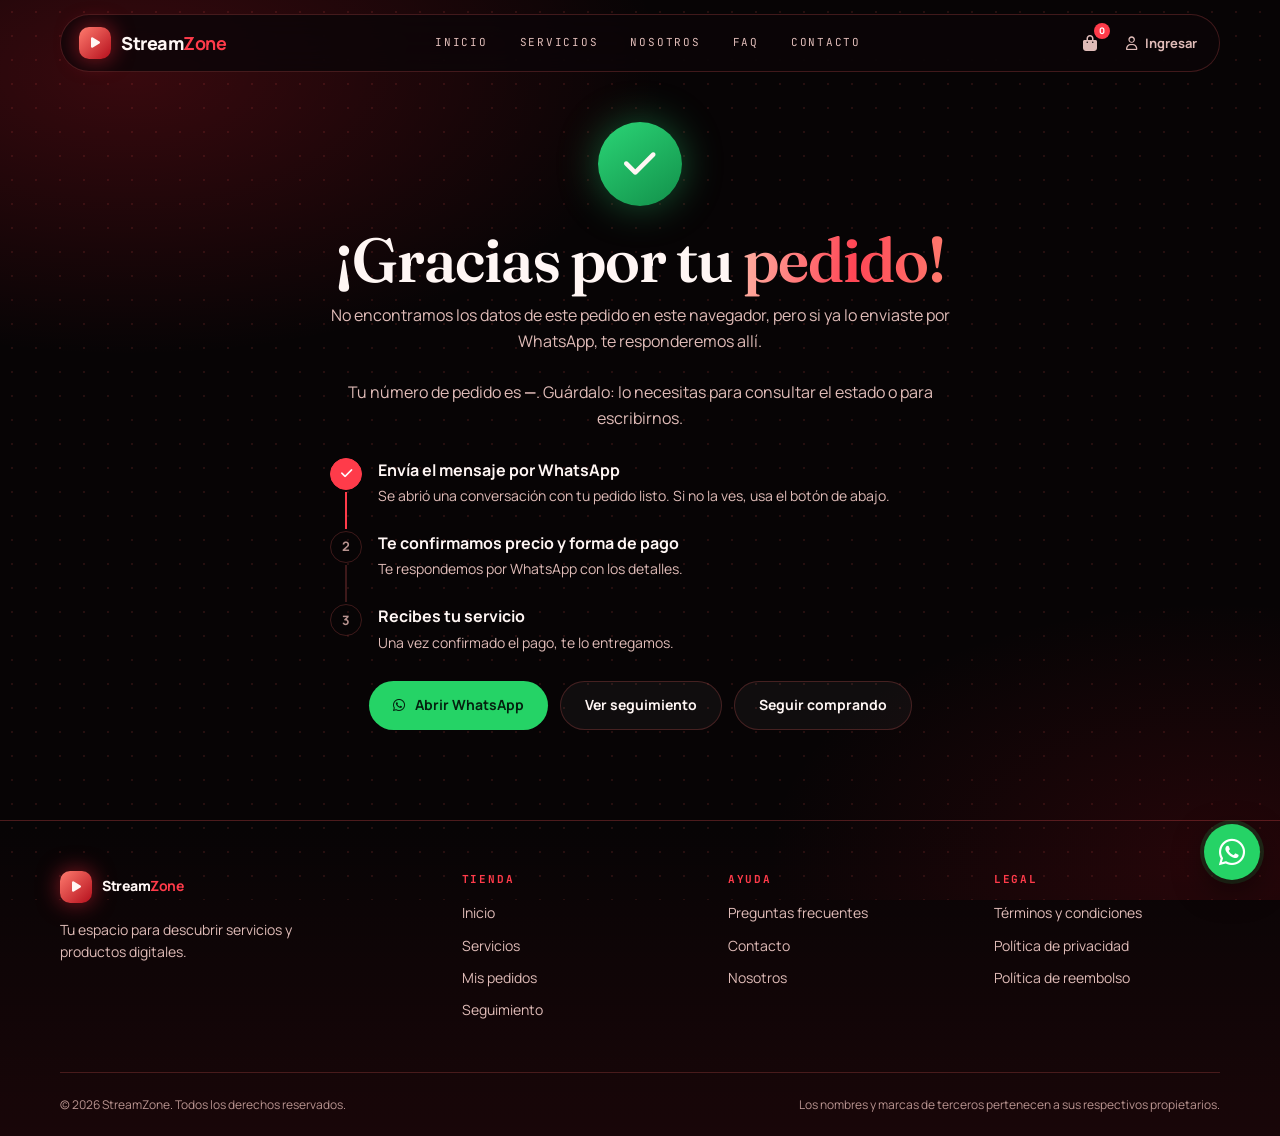
<file: gracias.html>
<!DOCTYPE html>
<html lang="es">
<head>
<meta charset="UTF-8">
<meta name="viewport" content="width=device-width, initial-scale=1.0">
<meta name="theme-color" content="#070405">
<meta name="description" content="Tu pedido fue enviado. Estos son los siguientes pasos.">
<meta name="robots" content="noindex">
<meta property="og:type" content="website">
<meta property="og:locale" content="es_CO">
<meta property="og:site_name" content="StreamZone">
<meta property="og:title" content="¡Gracias por tu pedido! | StreamZone">
<meta property="og:description" content="Tu pedido fue enviado. Estos son los siguientes pasos.">
<title>¡Gracias por tu pedido! | StreamZone</title>
<link rel="icon" href="favicon.svg" type="image/svg+xml">
<link rel="preconnect" href="https://fonts.googleapis.com">
<link rel="preconnect" href="https://fonts.gstatic.com" crossorigin>
<link rel="stylesheet" href="https://fonts.googleapis.com/css2?family=Fraunces:opsz,wght@9..144,500;9..144,600&family=JetBrains+Mono:wght@400;500&family=Manrope:wght@400;500;600;700;800&display=swap">
<link rel="stylesheet" href="https://cdnjs.cloudflare.com/ajax/libs/font-awesome/6.5.2/css/all.min.css">
<link rel="stylesheet" href="base.css">
<link rel="stylesheet" href="comun.css">
</head>
<body>
<a class="skip" href="#contenido">Saltar al contenido</a>
<header class="nav">
  <a href="index.html" class="logo" aria-label="StreamZone, ir al inicio"><i class="fa-solid fa-play" aria-hidden="true"></i><span>Stream<b>Zone</b></span></a>
  <nav class="menu mono" id="menu" aria-label="Principal"><a href="index.html">Inicio</a><a href="servicios.html">Servicios</a><a href="nosotros.html">Nosotros</a><a href="faq.html">FAQ</a><a href="contacto.html">Contacto</a></nav>
  <div class="acts">
    <a href="carrito.html" class="ib" aria-label="Carrito"><i class="fa-solid fa-bag-shopping" aria-hidden="true"></i><span class="cart-count">0</span></a>
    <a href="login.html" class="who" id="who" aria-label="Iniciar sesión"><i class="fa-regular fa-user" aria-hidden="true"></i><span id="whoTxt">Ingresar</span></a>
    <button class="ib mb" aria-label="Abrir menú" aria-expanded="false"><i class="fa-solid fa-bars" aria-hidden="true"></i></button>
  </div>
</header>

<main id="contenido"><div class="wrap">
  <div class="ok-big">
    <div class="chk" aria-hidden="true"><i class="fa-solid fa-check"></i></div>
    <h1>¡Gracias por tu <span class="grad">pedido!</span></h1>
    <p id="aviso" hidden>No encontramos los datos de este pedido en este navegador, pero si ya lo enviaste por WhatsApp, te responderemos allí.</p>
    <p>Tu número de pedido es <strong id="num">—</strong>. Guárdalo: lo necesitas para consultar el estado o para escribirnos.</p>
    <div id="detalle"></div>
    <ol class="tl" aria-label="Siguientes pasos">
      <li class="done"><b><i class="fa-solid fa-check" aria-hidden="true"></i></b><div><strong>Envía el mensaje por WhatsApp</strong><span>Se abrió una conversación con tu pedido listo. Si no la ves, usa el botón de abajo.</span></div></li>
      <li><b>2</b><div><strong>Te confirmamos precio y forma de pago</strong><span>Te respondemos por WhatsApp con los detalles.</span></div></li>
      <li><b>3</b><div><strong>Recibes tu servicio</strong><span>Una vez confirmado el pago, te lo entregamos.</span></div></li>
    </ol>
    <div class="btns"><a class="btn btn-wa" id="wa2" href="#"><i class="fa-brands fa-whatsapp" aria-hidden="true"></i>Abrir WhatsApp</a><a class="btn btn-g" id="seg" href="seguimiento.html">Ver seguimiento</a><a class="btn btn-g" href="servicios.html">Seguir comprando</a></div>
  </div>
</div></main>

<footer>
<div class="wrap fgrid">
<div><a href="index.html" class="logo"><i class="fa-solid fa-play" aria-hidden="true"></i><span>Stream<b>Zone</b></span></a><p>Tu espacio para descubrir servicios y productos digitales.</p></div>
<div><h4 class="mono">Tienda</h4><a href="index.html">Inicio</a><a href="servicios.html">Servicios</a><a href="pedidos.html">Mis pedidos</a><a href="seguimiento.html">Seguimiento</a></div>
<div><h4 class="mono">Ayuda</h4><a href="faq.html">Preguntas frecuentes</a><a href="contacto.html">Contacto</a><a href="nosotros.html">Nosotros</a></div>
<div><h4 class="mono">Legal</h4><a href="terminos.html">Términos y condiciones</a><a href="privacidad.html">Política de privacidad</a><a href="reembolso.html">Política de reembolso</a></div>
</div>
<div class="wrap fb"><p>© 2026 StreamZone. Todos los derechos reservados.</p><p>Los nombres y marcas de terceros pertenecen a sus respectivos propietarios.</p></div>
</footer>
<a class="wa" href="#" data-wa data-wa-text="Hola StreamZone, quiero información." aria-label="Escribir por WhatsApp"><i class="fa-brands fa-whatsapp" aria-hidden="true"></i></a>
<script src="config.js"></script>
<script src="comun.js"></script>
<script src="base.js"></script>
<script src="gracias.js"></script>
</body>
</html>
</file>
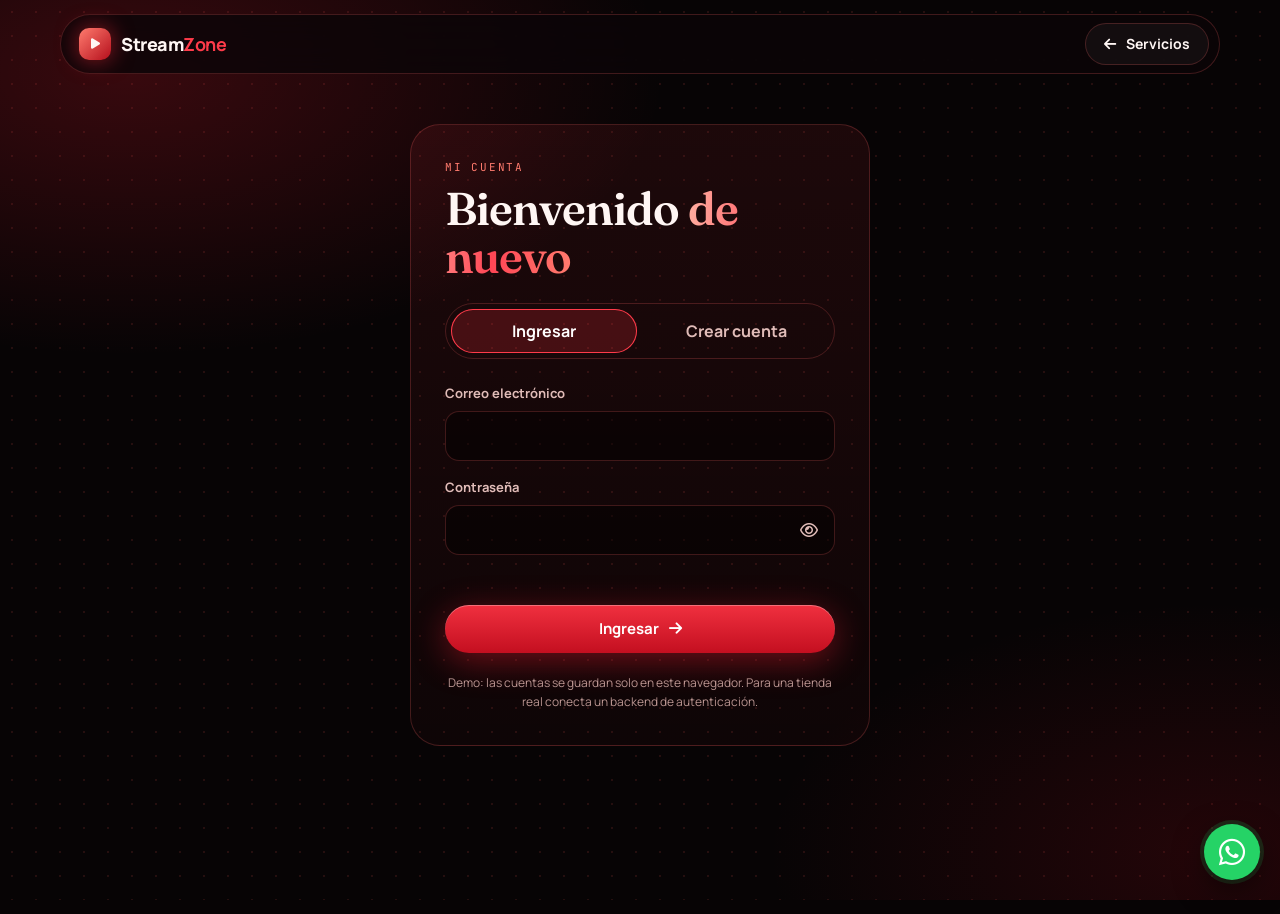
<file: login.html>
<!DOCTYPE html>
<html lang="es">
<head>
<meta charset="UTF-8">
<meta name="viewport" content="width=device-width, initial-scale=1.0">
<meta name="theme-color" content="#070405">
<meta name="description" content="Inicia sesión o crea tu cuenta en StreamZone.">
<meta name="robots" content="noindex">
<meta property="og:type" content="website">
<meta property="og:locale" content="es_CO">
<meta property="og:site_name" content="StreamZone">
<meta property="og:title" content="Mi cuenta | StreamZone">
<meta property="og:description" content="Inicia sesión o crea tu cuenta en StreamZone.">
<link rel="icon" href="favicon.svg" type="image/svg+xml">
<title>Mi cuenta | StreamZone</title>
<link rel="preconnect" href="https://fonts.googleapis.com">
<link rel="preconnect" href="https://fonts.gstatic.com" crossorigin>
<link rel="stylesheet" href="https://fonts.googleapis.com/css2?family=Fraunces:opsz,wght@9..144,500;9..144,600&family=JetBrains+Mono:wght@400;500&family=Manrope:wght@400;500;600;700;800&display=swap">
<link rel="stylesheet" href="https://cdnjs.cloudflare.com/ajax/libs/font-awesome/6.5.2/css/all.min.css">
<link rel="stylesheet" href="login.css">
<link rel="stylesheet" href="comun.css">
</head>
<body>
<header class="nav">
  <a href="index.html" class="logo" aria-label="StreamZone, ir al inicio"><i class="fa-solid fa-play" aria-hidden="true"></i><span>Stream<b>Zone</b></span></a>
  <a href="servicios.html" class="btn btn-g"><i class="fa-solid fa-arrow-left" aria-hidden="true"></i>Servicios</a>
</header>

<main id="contenido"><div class="box">
  <span class="mono">Mi cuenta</span>

  <section id="auth">
    <h1 id="tit">Bienvenido <span class="grad">de nuevo</span></h1>
    <div class="tabs" role="tablist" aria-label="Acceso">
      <button role="tab" id="tIn" aria-selected="true" aria-controls="fIn">Ingresar</button>
      <button role="tab" id="tUp" aria-selected="false" aria-controls="fUp" tabindex="-1">Crear cuenta</button>
    </div>

    <form id="fIn" role="tabpanel" aria-labelledby="tIn" novalidate>
      <div class="fg"><label for="inEmail">Correo electrónico</label><input id="inEmail" type="email" autocomplete="email" required></div>
      <div class="fg"><label for="inPass">Contraseña</label><div class="pw"><input id="inPass" type="password" autocomplete="current-password" required><button class="eye" type="button" data-t="inPass" aria-label="Mostrar contraseña"><i class="fa-regular fa-eye" aria-hidden="true"></i></button></div></div>
      <p class="msg" id="mIn" role="alert"></p>
      <button class="btn btn-r" type="submit">Ingresar <i class="fa-solid fa-arrow-right" aria-hidden="true"></i></button>
    </form>

    <form id="fUp" role="tabpanel" aria-labelledby="tUp" hidden novalidate>
      <div class="fg"><label for="upNom">Nombre</label><input id="upNom" autocomplete="name" required></div>
      <div class="fg"><label for="upEmail">Correo electrónico</label><input id="upEmail" type="email" autocomplete="email" required></div>
      <div class="fg"><label for="upPass">Contraseña</label><div class="pw"><input id="upPass" type="password" autocomplete="new-password" minlength="8" required aria-describedby="hp"><button class="eye" type="button" data-t="upPass" aria-label="Mostrar contraseña"><i class="fa-regular fa-eye" aria-hidden="true"></i></button></div><p class="hint" id="hp">Mínimo 8 caracteres.</p></div>
      <p class="msg" id="mUp" role="alert"></p>
      <button class="btn btn-r" type="submit">Crear cuenta <i class="fa-solid fa-user-plus" aria-hidden="true"></i></button>
    </form>
  </section>

  <section class="acc" id="acc" hidden>
    <h1 style="margin-bottom:22px">Hola, <span class="grad" id="nm"></span></h1>
    <div class="av" id="av" aria-hidden="true"></div>
    <p id="em"></p>
    <a href="servicios.html" class="btn btn-r"><i class="fa-solid fa-bag-shopping" aria-hidden="true"></i>Ver servicios</a>
    <a href="pedidos.html" class="btn btn-g"><i class="fa-solid fa-box" aria-hidden="true"></i>Mis pedidos</a>
    <a href="carrito.html" class="btn btn-g">Ir al carrito</a>
    <button class="btn btn-g" id="out" type="button"><i class="fa-solid fa-right-from-bracket" aria-hidden="true"></i>Cerrar sesión</button>
  </section>

  <p class="note">Demo: las cuentas se guardan solo en este navegador. Para una tienda real conecta un backend de autenticación.</p>
</div></main>

<a class="wa" href="#" data-wa data-wa-text="Hola StreamZone, quiero información." aria-label="Escribir por WhatsApp"><i class="fa-brands fa-whatsapp" aria-hidden="true"></i></a>
<script src="config.js"></script>
<script src="comun.js"></script>
<script src="login.js"></script>
</body>
</html>
</file>
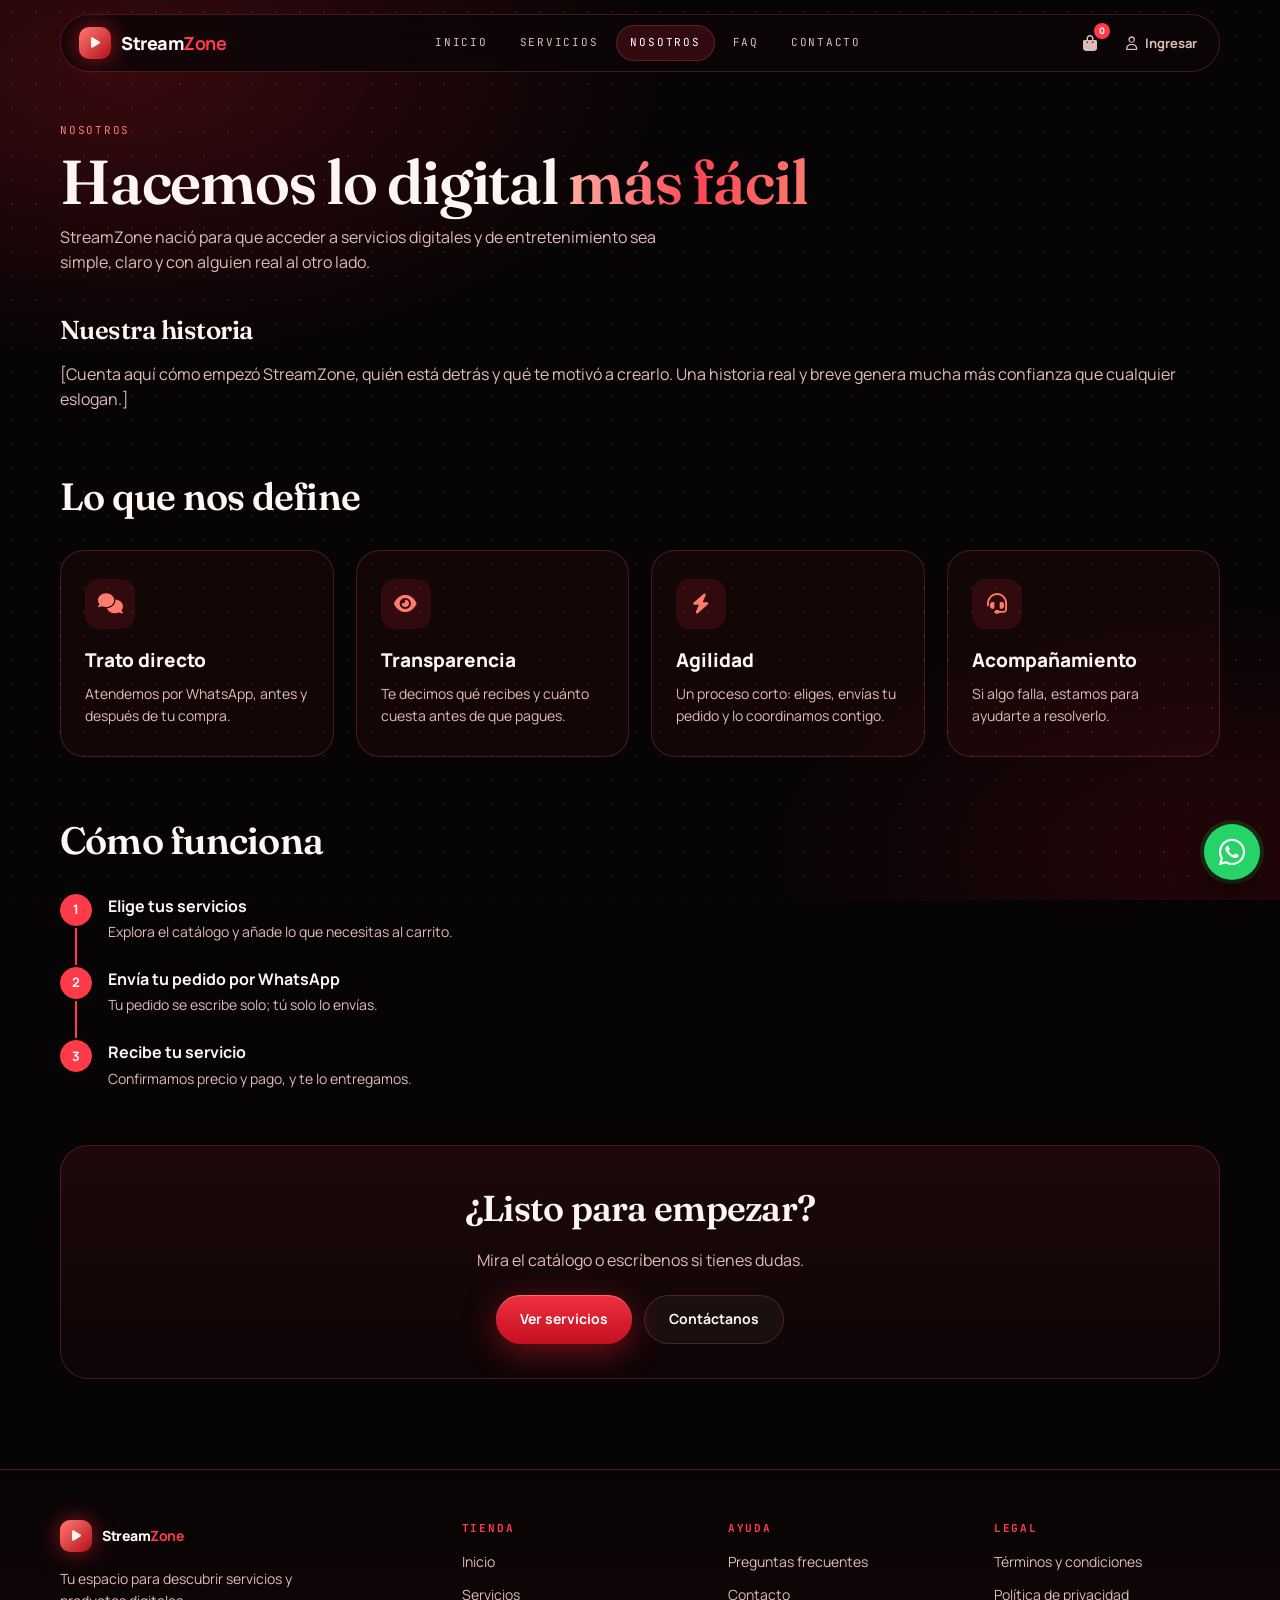
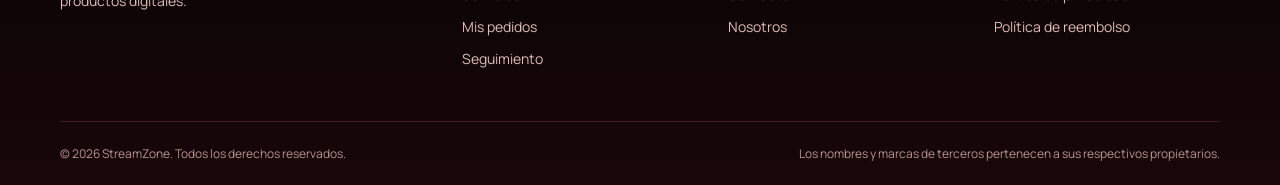
<file: nosotros.html>
<!DOCTYPE html>
<html lang="es">
<head>
<meta charset="UTF-8">
<meta name="viewport" content="width=device-width, initial-scale=1.0">
<meta name="theme-color" content="#070405">
<meta name="description" content="Conoce a StreamZone: una forma sencilla y clara de acceder a servicios digitales.">
<meta property="og:type" content="website">
<meta property="og:locale" content="es_CO">
<meta property="og:site_name" content="StreamZone">
<meta property="og:title" content="Nosotros | StreamZone">
<meta property="og:description" content="Conoce a StreamZone: una forma sencilla y clara de acceder a servicios digitales.">
<title>Nosotros | StreamZone</title>
<link rel="icon" href="favicon.svg" type="image/svg+xml">
<link rel="preconnect" href="https://fonts.googleapis.com">
<link rel="preconnect" href="https://fonts.gstatic.com" crossorigin>
<link rel="stylesheet" href="https://fonts.googleapis.com/css2?family=Fraunces:opsz,wght@9..144,500;9..144,600&family=JetBrains+Mono:wght@400;500&family=Manrope:wght@400;500;600;700;800&display=swap">
<link rel="stylesheet" href="https://cdnjs.cloudflare.com/ajax/libs/font-awesome/6.5.2/css/all.min.css">
<link rel="stylesheet" href="base.css">
<link rel="stylesheet" href="comun.css">
</head>
<body>
<a class="skip" href="#contenido">Saltar al contenido</a>
<header class="nav">
  <a href="index.html" class="logo" aria-label="StreamZone, ir al inicio"><i class="fa-solid fa-play" aria-hidden="true"></i><span>Stream<b>Zone</b></span></a>
  <nav class="menu mono" id="menu" aria-label="Principal"><a href="index.html">Inicio</a><a href="servicios.html">Servicios</a><a href="nosotros.html">Nosotros</a><a href="faq.html">FAQ</a><a href="contacto.html">Contacto</a></nav>
  <div class="acts">
    <a href="carrito.html" class="ib" aria-label="Carrito"><i class="fa-solid fa-bag-shopping" aria-hidden="true"></i><span class="cart-count">0</span></a>
    <a href="login.html" class="who" id="who" aria-label="Iniciar sesión"><i class="fa-regular fa-user" aria-hidden="true"></i><span id="whoTxt">Ingresar</span></a>
    <button class="ib mb" aria-label="Abrir menú" aria-expanded="false"><i class="fa-solid fa-bars" aria-hidden="true"></i></button>
  </div>
</header>

<main id="contenido"><div class="wrap">
  <div class="head"><span class="mono">Nosotros</span><h1>Hacemos lo digital <span class="grad">más fácil</span></h1><p>StreamZone nació para que acceder a servicios digitales y de entretenimiento sea simple, claro y con alguien real al otro lado.</p></div>

  <article class="prose narrow" style="max-width:none">
    <h2>Nuestra historia</h2>
    <p>[Cuenta aquí cómo empezó StreamZone, quién está detrás y qué te motivó a crearlo. Una historia real y breve genera mucha más confianza que cualquier eslogan.]</p>
  </article>

  <h2 class="sec-t">Lo que nos define</h2>
  <div class="grid">
    <div class="val"><i class="fa-solid fa-comments" aria-hidden="true"></i><h3>Trato directo</h3><p>Atendemos por WhatsApp, antes y después de tu compra.</p></div>
    <div class="val"><i class="fa-solid fa-eye" aria-hidden="true"></i><h3>Transparencia</h3><p>Te decimos qué recibes y cuánto cuesta antes de que pagues.</p></div>
    <div class="val"><i class="fa-solid fa-bolt" aria-hidden="true"></i><h3>Agilidad</h3><p>Un proceso corto: eliges, envías tu pedido y lo coordinamos contigo.</p></div>
    <div class="val"><i class="fa-solid fa-headset" aria-hidden="true"></i><h3>Acompañamiento</h3><p>Si algo falla, estamos para ayudarte a resolverlo.</p></div>
  </div>

  <h2 class="sec-t">Cómo funciona</h2>
  <ol class="tl">
    <li class="done"><b>1</b><div><strong>Elige tus servicios</strong><span>Explora el catálogo y añade lo que necesitas al carrito.</span></div></li>
    <li class="done"><b>2</b><div><strong>Envía tu pedido por WhatsApp</strong><span>Tu pedido se escribe solo; tú solo lo envías.</span></div></li>
    <li class="done"><b>3</b><div><strong>Recibe tu servicio</strong><span>Confirmamos precio y pago, y te lo entregamos.</span></div></li>
  </ol>

  <div class="cta-box"><h2>¿Listo para empezar?</h2><p>Mira el catálogo o escríbenos si tienes dudas.</p><div class="btns"><a href="servicios.html" class="btn btn-r">Ver servicios</a><a href="contacto.html" class="btn btn-g">Contáctanos</a></div></div>
</div></main>

<footer>
<div class="wrap fgrid">
<div><a href="index.html" class="logo"><i class="fa-solid fa-play" aria-hidden="true"></i><span>Stream<b>Zone</b></span></a><p>Tu espacio para descubrir servicios y productos digitales.</p></div>
<div><h4 class="mono">Tienda</h4><a href="index.html">Inicio</a><a href="servicios.html">Servicios</a><a href="pedidos.html">Mis pedidos</a><a href="seguimiento.html">Seguimiento</a></div>
<div><h4 class="mono">Ayuda</h4><a href="faq.html">Preguntas frecuentes</a><a href="contacto.html">Contacto</a><a href="nosotros.html">Nosotros</a></div>
<div><h4 class="mono">Legal</h4><a href="terminos.html">Términos y condiciones</a><a href="privacidad.html">Política de privacidad</a><a href="reembolso.html">Política de reembolso</a></div>
</div>
<div class="wrap fb"><p>© 2026 StreamZone. Todos los derechos reservados.</p><p>Los nombres y marcas de terceros pertenecen a sus respectivos propietarios.</p></div>
</footer>
<a class="wa" href="#" data-wa data-wa-text="Hola StreamZone, quiero información." aria-label="Escribir por WhatsApp"><i class="fa-brands fa-whatsapp" aria-hidden="true"></i></a>
<script src="config.js"></script>
<script src="comun.js"></script>
<script src="base.js"></script>
</body>
</html>
</file>
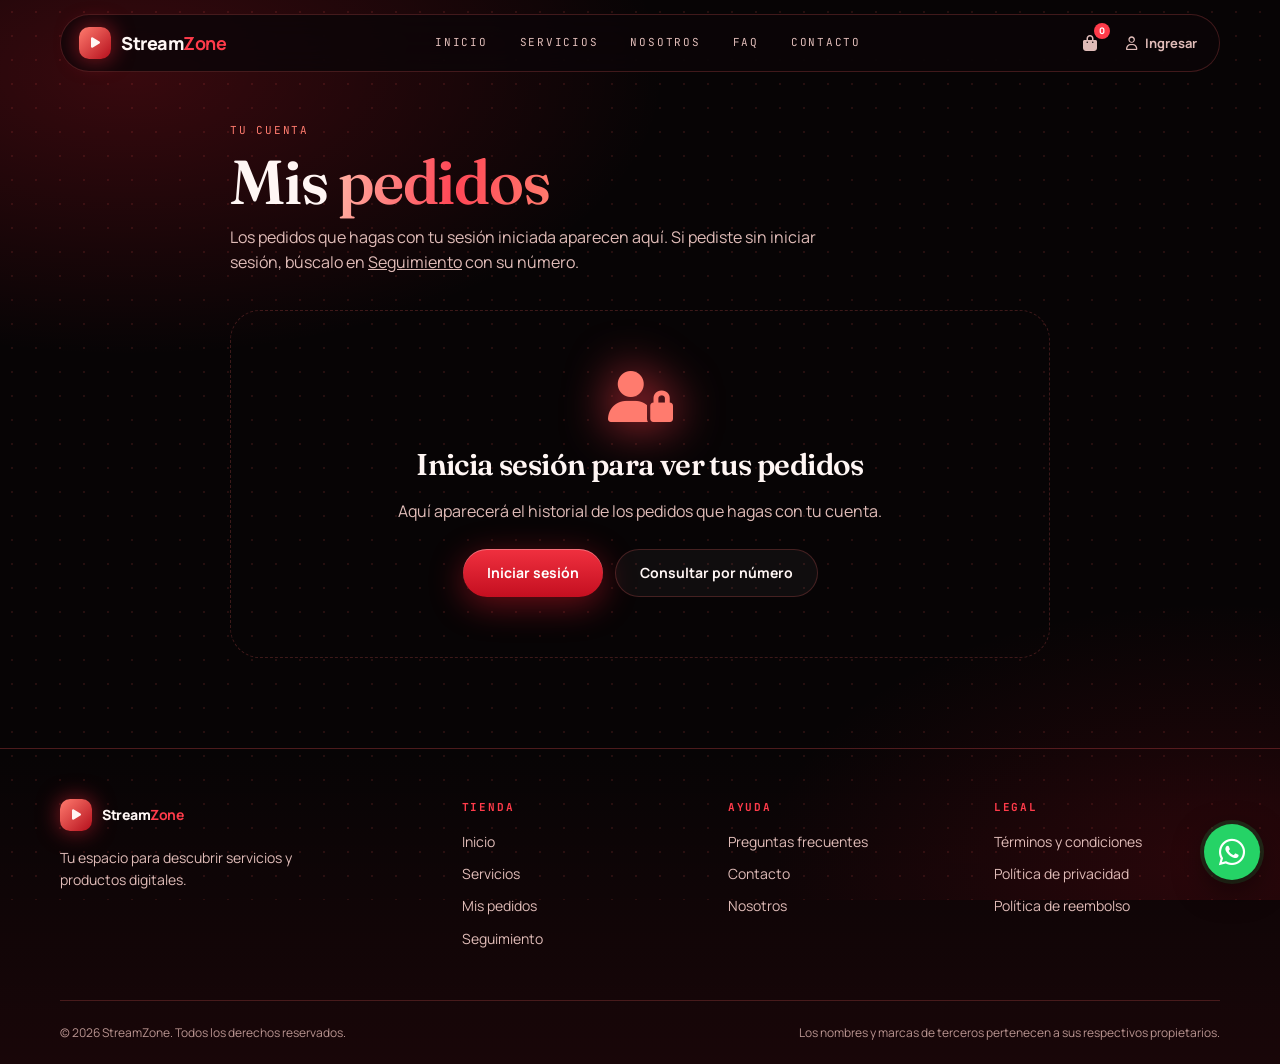
<file: pedidos.html>
<!DOCTYPE html>
<html lang="es">
<head>
<meta charset="UTF-8">
<meta name="viewport" content="width=device-width, initial-scale=1.0">
<meta name="theme-color" content="#070405">
<meta name="description" content="Historial de tus pedidos en StreamZone.">
<meta name="robots" content="noindex">
<meta property="og:type" content="website">
<meta property="og:locale" content="es_CO">
<meta property="og:site_name" content="StreamZone">
<meta property="og:title" content="Mis pedidos | StreamZone">
<meta property="og:description" content="Historial de tus pedidos en StreamZone.">
<title>Mis pedidos | StreamZone</title>
<link rel="icon" href="favicon.svg" type="image/svg+xml">
<link rel="preconnect" href="https://fonts.googleapis.com">
<link rel="preconnect" href="https://fonts.gstatic.com" crossorigin>
<link rel="stylesheet" href="https://fonts.googleapis.com/css2?family=Fraunces:opsz,wght@9..144,500;9..144,600&family=JetBrains+Mono:wght@400;500&family=Manrope:wght@400;500;600;700;800&display=swap">
<link rel="stylesheet" href="https://cdnjs.cloudflare.com/ajax/libs/font-awesome/6.5.2/css/all.min.css">
<link rel="stylesheet" href="base.css">
<link rel="stylesheet" href="comun.css">
</head>
<body>
<a class="skip" href="#contenido">Saltar al contenido</a>
<header class="nav">
  <a href="index.html" class="logo" aria-label="StreamZone, ir al inicio"><i class="fa-solid fa-play" aria-hidden="true"></i><span>Stream<b>Zone</b></span></a>
  <nav class="menu mono" id="menu" aria-label="Principal"><a href="index.html">Inicio</a><a href="servicios.html">Servicios</a><a href="nosotros.html">Nosotros</a><a href="faq.html">FAQ</a><a href="contacto.html">Contacto</a></nav>
  <div class="acts">
    <a href="carrito.html" class="ib" aria-label="Carrito"><i class="fa-solid fa-bag-shopping" aria-hidden="true"></i><span class="cart-count">0</span></a>
    <a href="login.html" class="who" id="who" aria-label="Iniciar sesión"><i class="fa-regular fa-user" aria-hidden="true"></i><span id="whoTxt">Ingresar</span></a>
    <button class="ib mb" aria-label="Abrir menú" aria-expanded="false"><i class="fa-solid fa-bars" aria-hidden="true"></i></button>
  </div>
</header>

<main id="contenido"><div class="wrap narrow">
  <div class="head"><span class="mono">Tu cuenta</span><h1>Mis <span class="grad">pedidos</span></h1><p>Los pedidos que hagas con tu sesión iniciada aparecen aquí. Si pediste sin iniciar sesión, búscalo en <a href="seguimiento.html" style="text-decoration:underline">Seguimiento</a> con su número.</p></div>
  <div class="btns" id="tools" style="margin-bottom:22px"><button class="btn btn-g" id="borrar" type="button"><i class="fa-regular fa-trash-can" aria-hidden="true"></i>Borrar historial</button></div>
  <div class="lista" id="lista"></div>
</div></main>

<footer>
<div class="wrap fgrid">
<div><a href="index.html" class="logo"><i class="fa-solid fa-play" aria-hidden="true"></i><span>Stream<b>Zone</b></span></a><p>Tu espacio para descubrir servicios y productos digitales.</p></div>
<div><h4 class="mono">Tienda</h4><a href="index.html">Inicio</a><a href="servicios.html">Servicios</a><a href="pedidos.html">Mis pedidos</a><a href="seguimiento.html">Seguimiento</a></div>
<div><h4 class="mono">Ayuda</h4><a href="faq.html">Preguntas frecuentes</a><a href="contacto.html">Contacto</a><a href="nosotros.html">Nosotros</a></div>
<div><h4 class="mono">Legal</h4><a href="terminos.html">Términos y condiciones</a><a href="privacidad.html">Política de privacidad</a><a href="reembolso.html">Política de reembolso</a></div>
</div>
<div class="wrap fb"><p>© 2026 StreamZone. Todos los derechos reservados.</p><p>Los nombres y marcas de terceros pertenecen a sus respectivos propietarios.</p></div>
</footer>
<a class="wa" href="#" data-wa data-wa-text="Hola StreamZone, quiero información." aria-label="Escribir por WhatsApp"><i class="fa-brands fa-whatsapp" aria-hidden="true"></i></a>
<script src="config.js"></script>
<script src="comun.js"></script>
<script src="base.js"></script>
<script src="pedidos.js"></script>
</body>
</html>
</file>
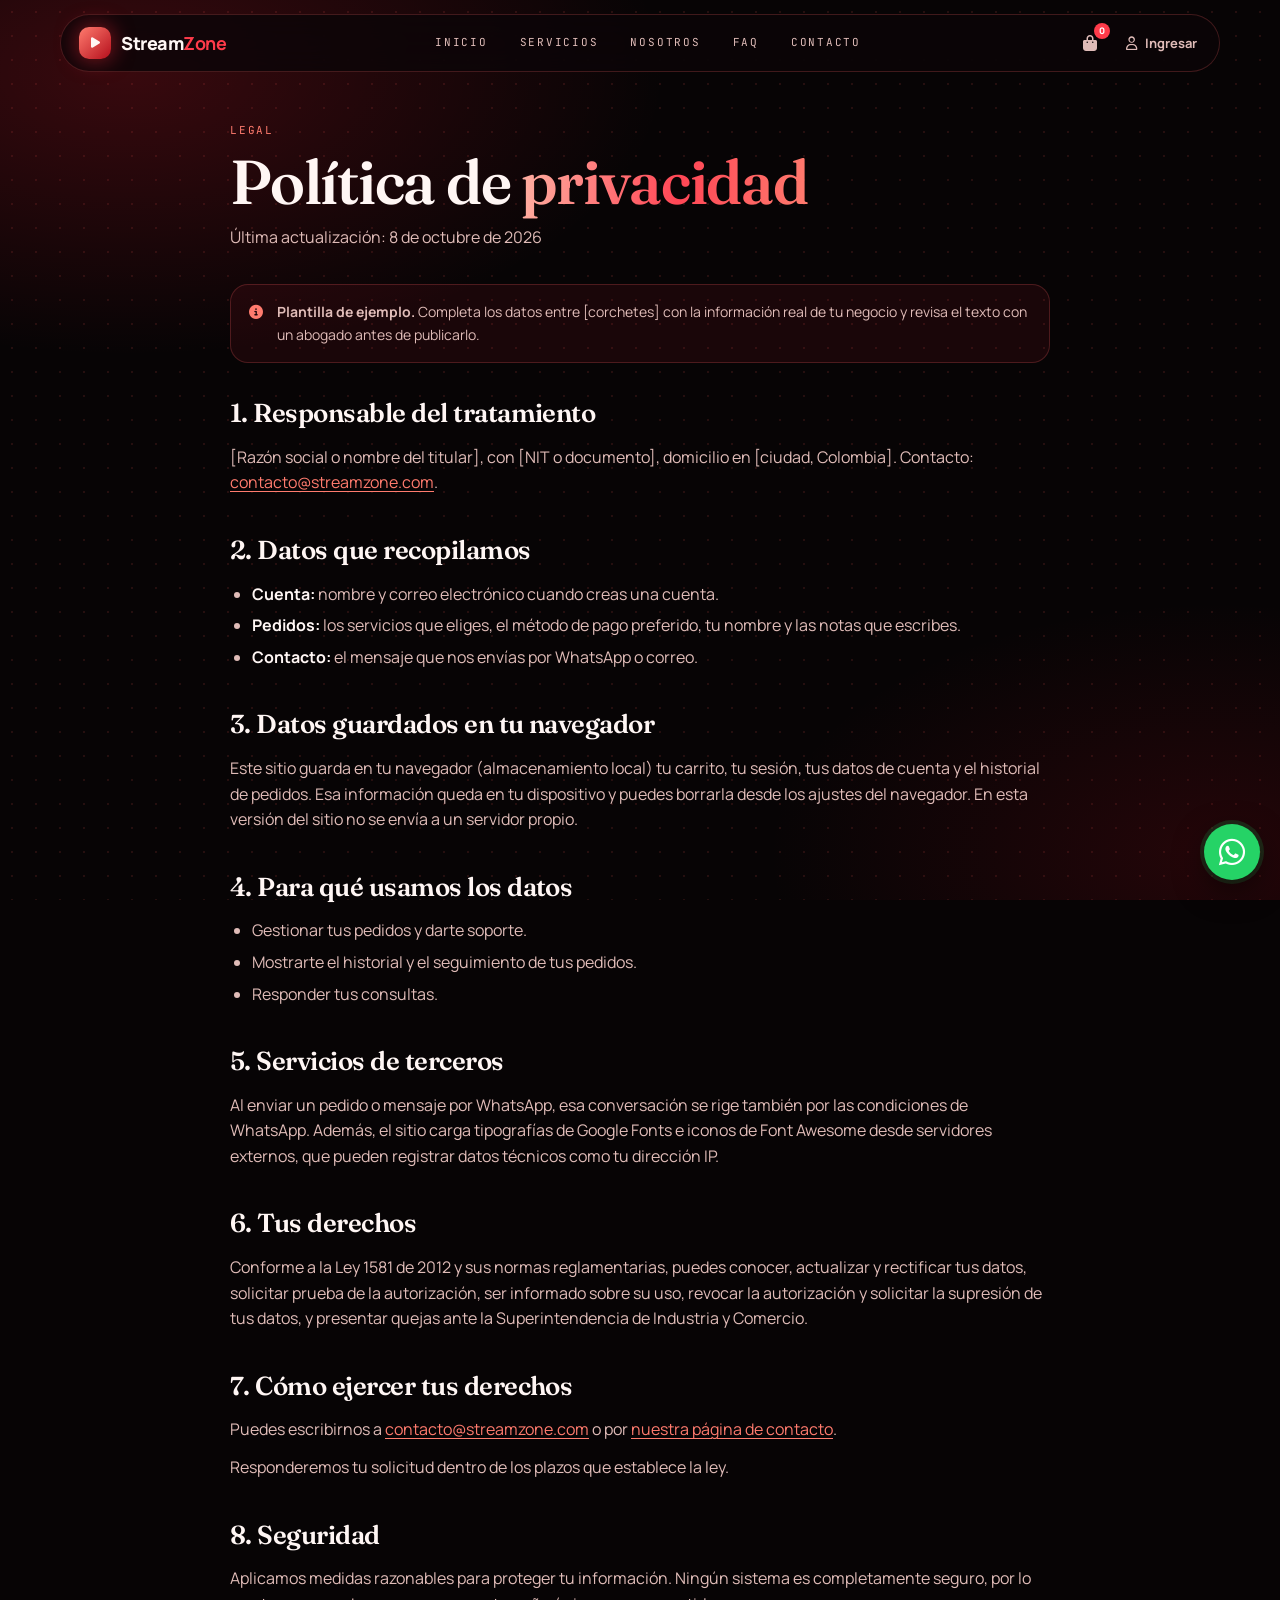
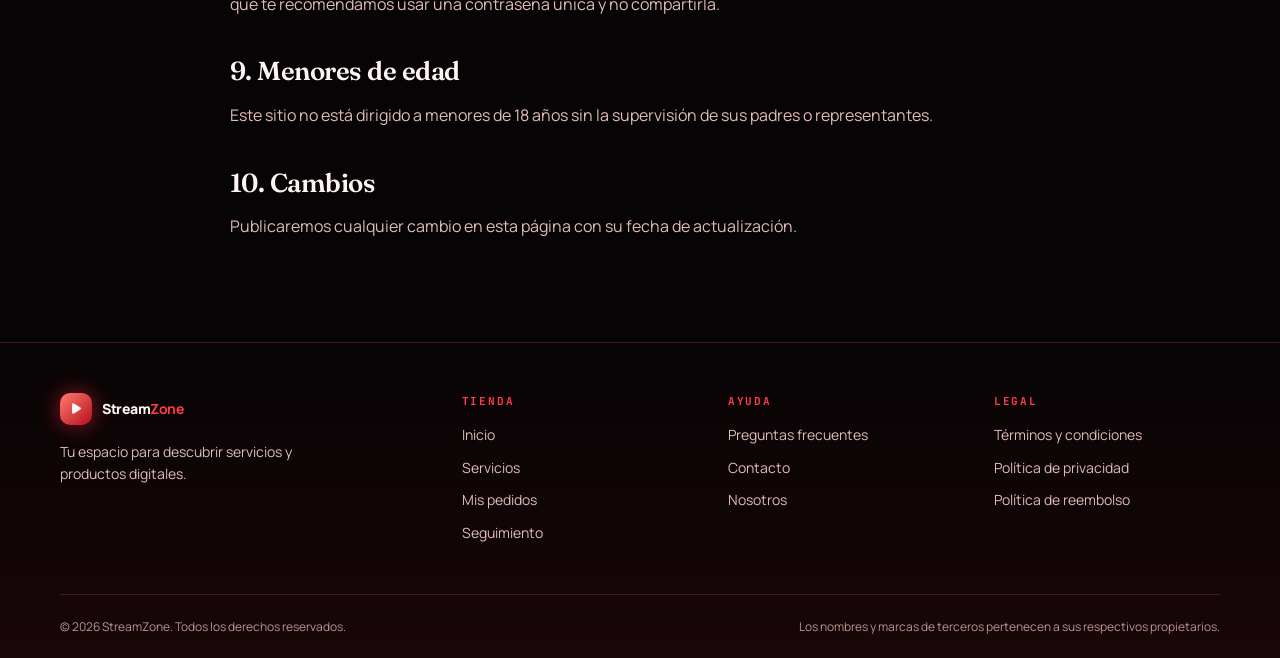
<file: privacidad.html>
<!DOCTYPE html>
<html lang="es">
<head>
<meta charset="UTF-8">
<meta name="viewport" content="width=device-width, initial-scale=1.0">
<meta name="theme-color" content="#070405">
<meta name="description" content="Cómo StreamZone recopila, usa y protege tus datos personales.">
<meta property="og:type" content="website">
<meta property="og:locale" content="es_CO">
<meta property="og:site_name" content="StreamZone">
<meta property="og:title" content="Política de privacidad | StreamZone">
<meta property="og:description" content="Cómo StreamZone recopila, usa y protege tus datos personales.">
<title>Política de privacidad | StreamZone</title>
<link rel="icon" href="favicon.svg" type="image/svg+xml">
<link rel="preconnect" href="https://fonts.googleapis.com">
<link rel="preconnect" href="https://fonts.gstatic.com" crossorigin>
<link rel="stylesheet" href="https://fonts.googleapis.com/css2?family=Fraunces:opsz,wght@9..144,500;9..144,600&family=JetBrains+Mono:wght@400;500&family=Manrope:wght@400;500;600;700;800&display=swap">
<link rel="stylesheet" href="https://cdnjs.cloudflare.com/ajax/libs/font-awesome/6.5.2/css/all.min.css">
<link rel="stylesheet" href="base.css">
<link rel="stylesheet" href="comun.css">
</head>
<body>
<a class="skip" href="#contenido">Saltar al contenido</a>
<header class="nav">
  <a href="index.html" class="logo" aria-label="StreamZone, ir al inicio"><i class="fa-solid fa-play" aria-hidden="true"></i><span>Stream<b>Zone</b></span></a>
  <nav class="menu mono" id="menu" aria-label="Principal"><a href="index.html">Inicio</a><a href="servicios.html">Servicios</a><a href="nosotros.html">Nosotros</a><a href="faq.html">FAQ</a><a href="contacto.html">Contacto</a></nav>
  <div class="acts">
    <a href="carrito.html" class="ib" aria-label="Carrito"><i class="fa-solid fa-bag-shopping" aria-hidden="true"></i><span class="cart-count">0</span></a>
    <a href="login.html" class="who" id="who" aria-label="Iniciar sesión"><i class="fa-regular fa-user" aria-hidden="true"></i><span id="whoTxt">Ingresar</span></a>
    <button class="ib mb" aria-label="Abrir menú" aria-expanded="false"><i class="fa-solid fa-bars" aria-hidden="true"></i></button>
  </div>
</header>

<main id="contenido"><div class="wrap narrow">
  <div class="head"><span class="mono">Legal</span><h1>Política de <span class="grad">privacidad</span></h1><p>Última actualización: 8 de octubre de 2026</p></div>
  <div class="aviso"><i class="fa-solid fa-circle-info" aria-hidden="true"></i><p><strong>Plantilla de ejemplo.</strong> Completa los datos entre [corchetes] con la información real de tu negocio y revisa el texto con un abogado antes de publicarlo.</p></div>
  <article class="prose">

<h2>1. Responsable del tratamiento</h2>
<p>[Razón social o nombre del titular], con [NIT o documento], domicilio en [ciudad, Colombia]. Contacto: <a data-email data-email-text href="#">contacto@streamzone.com</a>.</p>
<h2>2. Datos que recopilamos</h2>
<ul>
<li><strong>Cuenta:</strong> nombre y correo electrónico cuando creas una cuenta.</li>
<li><strong>Pedidos:</strong> los servicios que eliges, el método de pago preferido, tu nombre y las notas que escribes.</li>
<li><strong>Contacto:</strong> el mensaje que nos envías por WhatsApp o correo.</li>
</ul>
<h2>3. Datos guardados en tu navegador</h2>
<p>Este sitio guarda en tu navegador (almacenamiento local) tu carrito, tu sesión, tus datos de cuenta y el historial de pedidos. Esa información queda en tu dispositivo y puedes borrarla desde los ajustes del navegador. En esta versión del sitio no se envía a un servidor propio.</p>
<h2>4. Para qué usamos los datos</h2>
<ul>
<li>Gestionar tus pedidos y darte soporte.</li>
<li>Mostrarte el historial y el seguimiento de tus pedidos.</li>
<li>Responder tus consultas.</li>
</ul>
<h2>5. Servicios de terceros</h2>
<p>Al enviar un pedido o mensaje por WhatsApp, esa conversación se rige también por las condiciones de WhatsApp. Además, el sitio carga tipografías de Google Fonts e iconos de Font Awesome desde servidores externos, que pueden registrar datos técnicos como tu dirección IP.</p>
<h2>6. Tus derechos</h2>
<p>Conforme a la Ley 1581 de 2012 y sus normas reglamentarias, puedes conocer, actualizar y rectificar tus datos, solicitar prueba de la autorización, ser informado sobre su uso, revocar la autorización y solicitar la supresión de tus datos, y presentar quejas ante la Superintendencia de Industria y Comercio.</p>
<h2>7. Cómo ejercer tus derechos</h2>
<p>Puedes escribirnos a <a data-email data-email-text href="#">contacto@streamzone.com</a> o por <a href="contacto.html">nuestra página de contacto</a>.</p>
<p>Responderemos tu solicitud dentro de los plazos que establece la ley.</p>
<h2>8. Seguridad</h2>
<p>Aplicamos medidas razonables para proteger tu información. Ningún sistema es completamente seguro, por lo que te recomendamos usar una contraseña única y no compartirla.</p>
<h2>9. Menores de edad</h2>
<p>Este sitio no está dirigido a menores de 18 años sin la supervisión de sus padres o representantes.</p>
<h2>10. Cambios</h2>
<p>Publicaremos cualquier cambio en esta página con su fecha de actualización.</p>
  </article>
</div></main>

<footer>
<div class="wrap fgrid">
<div><a href="index.html" class="logo"><i class="fa-solid fa-play" aria-hidden="true"></i><span>Stream<b>Zone</b></span></a><p>Tu espacio para descubrir servicios y productos digitales.</p></div>
<div><h4 class="mono">Tienda</h4><a href="index.html">Inicio</a><a href="servicios.html">Servicios</a><a href="pedidos.html">Mis pedidos</a><a href="seguimiento.html">Seguimiento</a></div>
<div><h4 class="mono">Ayuda</h4><a href="faq.html">Preguntas frecuentes</a><a href="contacto.html">Contacto</a><a href="nosotros.html">Nosotros</a></div>
<div><h4 class="mono">Legal</h4><a href="terminos.html">Términos y condiciones</a><a href="privacidad.html">Política de privacidad</a><a href="reembolso.html">Política de reembolso</a></div>
</div>
<div class="wrap fb"><p>© 2026 StreamZone. Todos los derechos reservados.</p><p>Los nombres y marcas de terceros pertenecen a sus respectivos propietarios.</p></div>
</footer>
<a class="wa" href="#" data-wa data-wa-text="Hola StreamZone, quiero información." aria-label="Escribir por WhatsApp"><i class="fa-brands fa-whatsapp" aria-hidden="true"></i></a>
<script src="config.js"></script>
<script src="comun.js"></script>
<script src="base.js"></script>
</body>
</html>
</file>
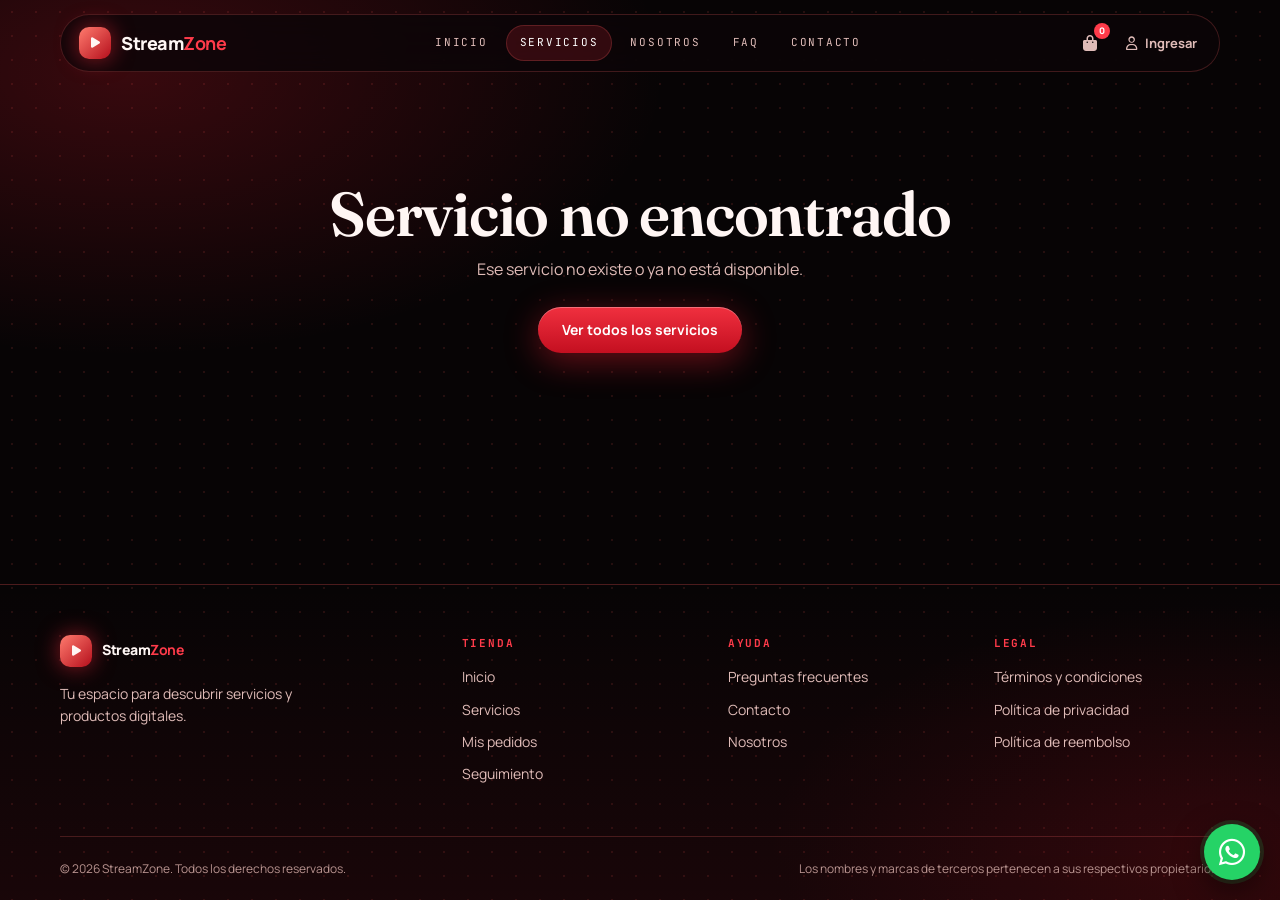
<file: producto.html>
<!DOCTYPE html>
<html lang="es">
<head>
<meta charset="UTF-8">
<meta name="viewport" content="width=device-width, initial-scale=1.0">
<meta name="theme-color" content="#070405">
<meta name="description" content="Detalle del servicio, qué incluye y cómo pedirlo en StreamZone.">
<meta property="og:type" content="website">
<meta property="og:locale" content="es_CO">
<meta property="og:site_name" content="StreamZone">
<meta property="og:title" content="Servicio | StreamZone">
<meta property="og:description" content="Detalle del servicio, qué incluye y cómo pedirlo en StreamZone.">
<title>Servicio | StreamZone</title>
<link rel="icon" href="favicon.svg" type="image/svg+xml">
<link rel="preconnect" href="https://fonts.googleapis.com">
<link rel="preconnect" href="https://fonts.gstatic.com" crossorigin>
<link rel="stylesheet" href="https://fonts.googleapis.com/css2?family=Fraunces:opsz,wght@9..144,500;9..144,600&family=JetBrains+Mono:wght@400;500&family=Manrope:wght@400;500;600;700;800&display=swap">
<link rel="stylesheet" href="https://cdnjs.cloudflare.com/ajax/libs/font-awesome/6.5.2/css/all.min.css">
<link rel="stylesheet" href="base.css">
<link rel="stylesheet" href="comun.css">
</head>
<body data-nav="servicios.html">
<a class="skip" href="#contenido">Saltar al contenido</a>
<header class="nav">
  <a href="index.html" class="logo" aria-label="StreamZone, ir al inicio"><i class="fa-solid fa-play" aria-hidden="true"></i><span>Stream<b>Zone</b></span></a>
  <nav class="menu mono" id="menu" aria-label="Principal"><a href="index.html">Inicio</a><a href="servicios.html">Servicios</a><a href="nosotros.html">Nosotros</a><a href="faq.html">FAQ</a><a href="contacto.html">Contacto</a></nav>
  <div class="acts">
    <a href="carrito.html" class="ib" aria-label="Carrito"><i class="fa-solid fa-bag-shopping" aria-hidden="true"></i><span class="cart-count">0</span></a>
    <a href="login.html" class="who" id="who" aria-label="Iniciar sesión"><i class="fa-regular fa-user" aria-hidden="true"></i><span id="whoTxt">Ingresar</span></a>
    <button class="ib mb" aria-label="Abrir menú" aria-expanded="false"><i class="fa-solid fa-bars" aria-hidden="true"></i></button>
  </div>
</header>

<main id="contenido"><div class="wrap">
  <div class="pd" id="pd"></div>
  <div id="extra"></div>
</div></main>

<footer>
<div class="wrap fgrid">
<div><a href="index.html" class="logo"><i class="fa-solid fa-play" aria-hidden="true"></i><span>Stream<b>Zone</b></span></a><p>Tu espacio para descubrir servicios y productos digitales.</p></div>
<div><h4 class="mono">Tienda</h4><a href="index.html">Inicio</a><a href="servicios.html">Servicios</a><a href="pedidos.html">Mis pedidos</a><a href="seguimiento.html">Seguimiento</a></div>
<div><h4 class="mono">Ayuda</h4><a href="faq.html">Preguntas frecuentes</a><a href="contacto.html">Contacto</a><a href="nosotros.html">Nosotros</a></div>
<div><h4 class="mono">Legal</h4><a href="terminos.html">Términos y condiciones</a><a href="privacidad.html">Política de privacidad</a><a href="reembolso.html">Política de reembolso</a></div>
</div>
<div class="wrap fb"><p>© 2026 StreamZone. Todos los derechos reservados.</p><p>Los nombres y marcas de terceros pertenecen a sus respectivos propietarios.</p></div>
</footer>
<a class="wa" href="#" data-wa data-wa-text="Hola StreamZone, quiero información." aria-label="Escribir por WhatsApp"><i class="fa-brands fa-whatsapp" aria-hidden="true"></i></a>
<script src="config.js"></script>
<script src="comun.js"></script>
<script src="base.js"></script>
<script src="catalogo.js"></script>
<script src="producto.js"></script>
</body>
</html>
</file>
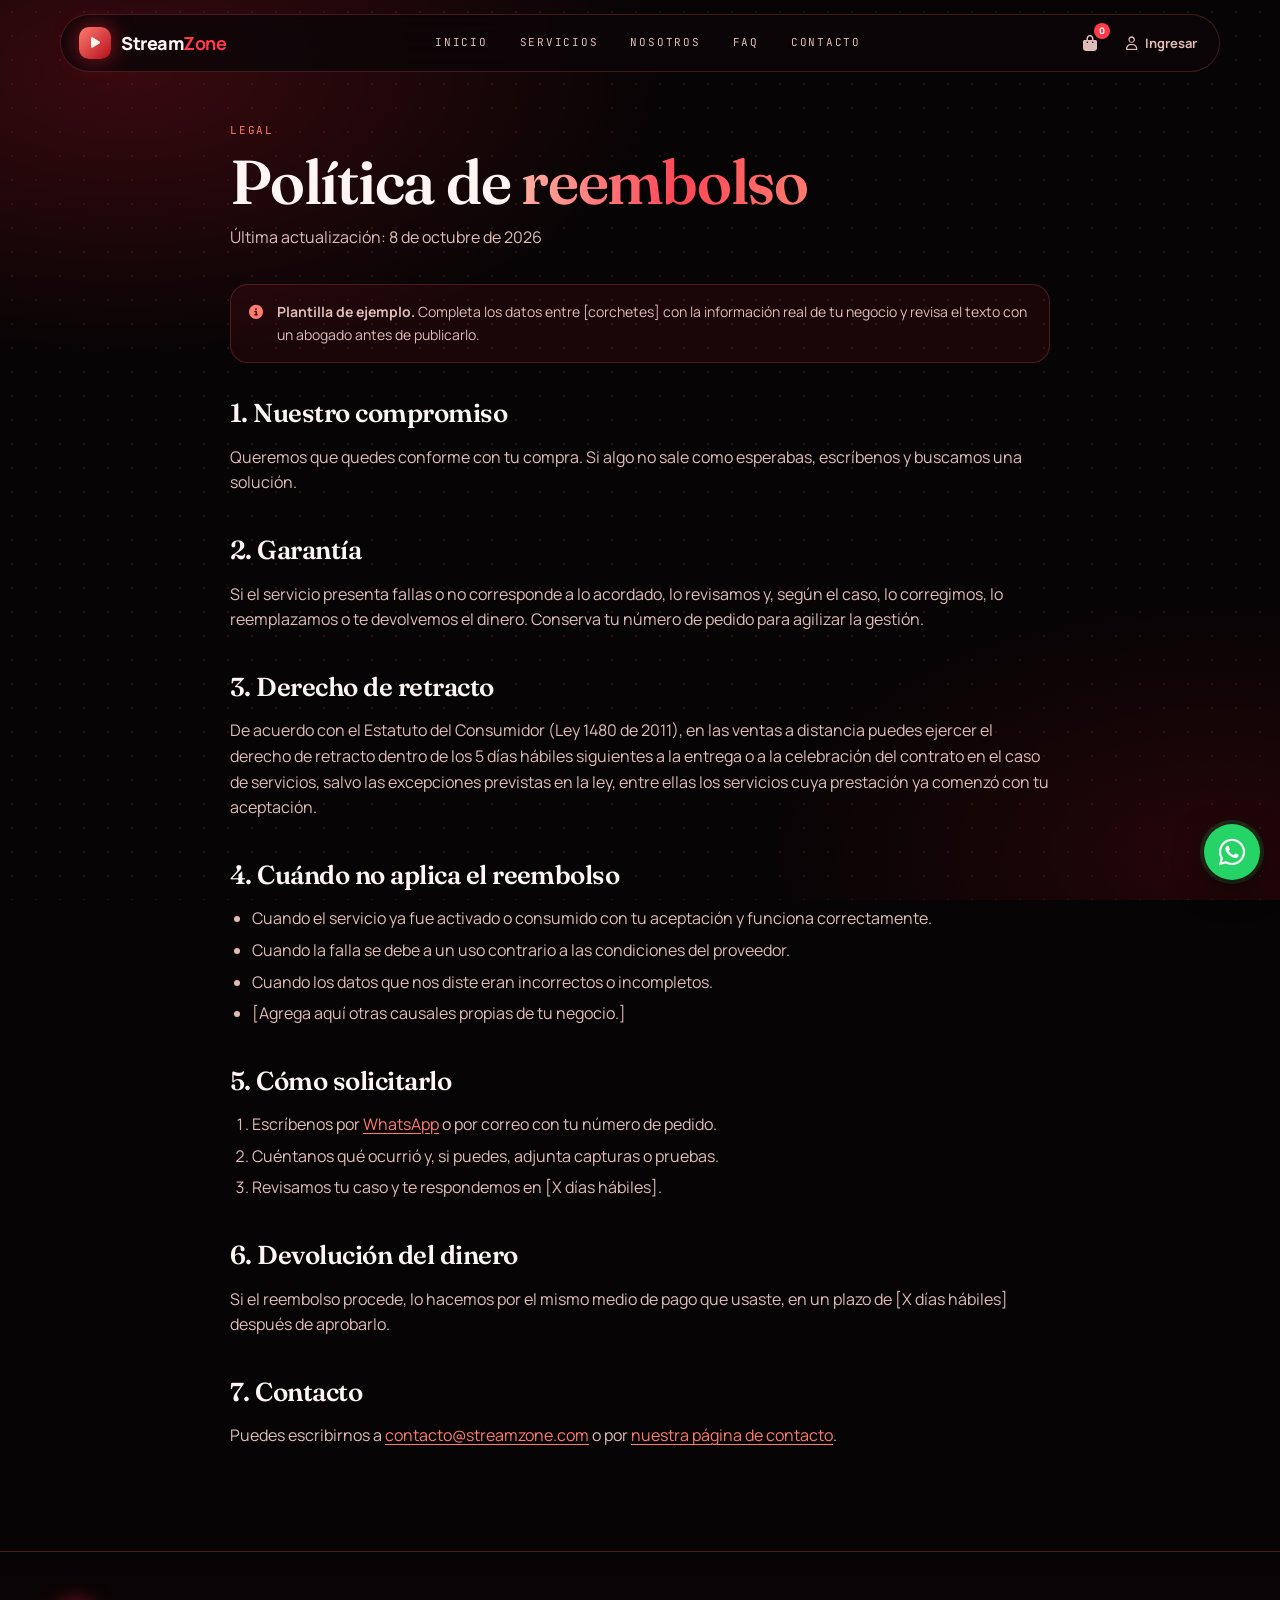
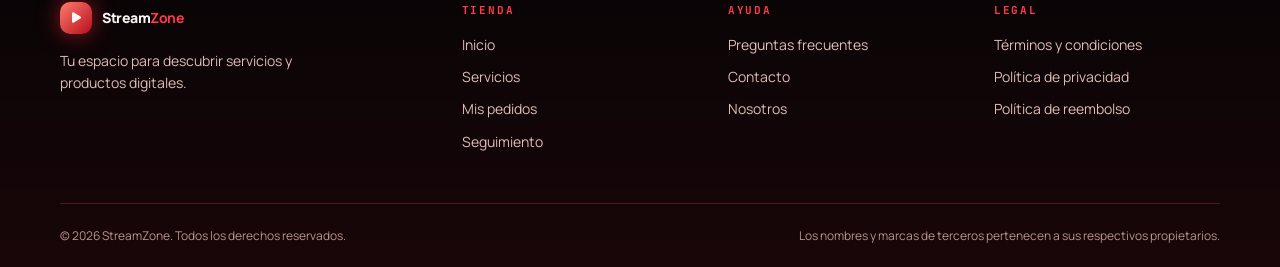
<file: reembolso.html>
<!DOCTYPE html>
<html lang="es">
<head>
<meta charset="UTF-8">
<meta name="viewport" content="width=device-width, initial-scale=1.0">
<meta name="theme-color" content="#070405">
<meta name="description" content="Condiciones de reembolso, garantía y derecho de retracto en StreamZone.">
<meta property="og:type" content="website">
<meta property="og:locale" content="es_CO">
<meta property="og:site_name" content="StreamZone">
<meta property="og:title" content="Política de reembolso | StreamZone">
<meta property="og:description" content="Condiciones de reembolso, garantía y derecho de retracto en StreamZone.">
<title>Política de reembolso | StreamZone</title>
<link rel="icon" href="favicon.svg" type="image/svg+xml">
<link rel="preconnect" href="https://fonts.googleapis.com">
<link rel="preconnect" href="https://fonts.gstatic.com" crossorigin>
<link rel="stylesheet" href="https://fonts.googleapis.com/css2?family=Fraunces:opsz,wght@9..144,500;9..144,600&family=JetBrains+Mono:wght@400;500&family=Manrope:wght@400;500;600;700;800&display=swap">
<link rel="stylesheet" href="https://cdnjs.cloudflare.com/ajax/libs/font-awesome/6.5.2/css/all.min.css">
<link rel="stylesheet" href="base.css">
<link rel="stylesheet" href="comun.css">
</head>
<body>
<a class="skip" href="#contenido">Saltar al contenido</a>
<header class="nav">
  <a href="index.html" class="logo" aria-label="StreamZone, ir al inicio"><i class="fa-solid fa-play" aria-hidden="true"></i><span>Stream<b>Zone</b></span></a>
  <nav class="menu mono" id="menu" aria-label="Principal"><a href="index.html">Inicio</a><a href="servicios.html">Servicios</a><a href="nosotros.html">Nosotros</a><a href="faq.html">FAQ</a><a href="contacto.html">Contacto</a></nav>
  <div class="acts">
    <a href="carrito.html" class="ib" aria-label="Carrito"><i class="fa-solid fa-bag-shopping" aria-hidden="true"></i><span class="cart-count">0</span></a>
    <a href="login.html" class="who" id="who" aria-label="Iniciar sesión"><i class="fa-regular fa-user" aria-hidden="true"></i><span id="whoTxt">Ingresar</span></a>
    <button class="ib mb" aria-label="Abrir menú" aria-expanded="false"><i class="fa-solid fa-bars" aria-hidden="true"></i></button>
  </div>
</header>

<main id="contenido"><div class="wrap narrow">
  <div class="head"><span class="mono">Legal</span><h1>Política de <span class="grad">reembolso</span></h1><p>Última actualización: 8 de octubre de 2026</p></div>
  <div class="aviso"><i class="fa-solid fa-circle-info" aria-hidden="true"></i><p><strong>Plantilla de ejemplo.</strong> Completa los datos entre [corchetes] con la información real de tu negocio y revisa el texto con un abogado antes de publicarlo.</p></div>
  <article class="prose">

<h2>1. Nuestro compromiso</h2>
<p>Queremos que quedes conforme con tu compra. Si algo no sale como esperabas, escríbenos y buscamos una solución.</p>
<h2>2. Garantía</h2>
<p>Si el servicio presenta fallas o no corresponde a lo acordado, lo revisamos y, según el caso, lo corregimos, lo reemplazamos o te devolvemos el dinero. Conserva tu número de pedido para agilizar la gestión.</p>
<h2>3. Derecho de retracto</h2>
<p>De acuerdo con el Estatuto del Consumidor (Ley 1480 de 2011), en las ventas a distancia puedes ejercer el derecho de retracto dentro de los 5 días hábiles siguientes a la entrega o a la celebración del contrato en el caso de servicios, salvo las excepciones previstas en la ley, entre ellas los servicios cuya prestación ya comenzó con tu aceptación.</p>
<h2>4. Cuándo no aplica el reembolso</h2>
<ul>
<li>Cuando el servicio ya fue activado o consumido con tu aceptación y funciona correctamente.</li>
<li>Cuando la falla se debe a un uso contrario a las condiciones del proveedor.</li>
<li>Cuando los datos que nos diste eran incorrectos o incompletos.</li>
<li>[Agrega aquí otras causales propias de tu negocio.]</li>
</ul>
<h2>5. Cómo solicitarlo</h2>
<ol style="margin:0 0 14px 22px;color:var(--tx2)">
<li>Escríbenos por <a data-wa href="#" data-wa-text="Hola StreamZone, quiero solicitar un reembolso o garantía de mi pedido.">WhatsApp</a> o por correo con tu número de pedido.</li>
<li>Cuéntanos qué ocurrió y, si puedes, adjunta capturas o pruebas.</li>
<li>Revisamos tu caso y te respondemos en [X días hábiles].</li>
</ol>
<h2>6. Devolución del dinero</h2>
<p>Si el reembolso procede, lo hacemos por el mismo medio de pago que usaste, en un plazo de [X días hábiles] después de aprobarlo.</p>
<h2>7. Contacto</h2>
<p>Puedes escribirnos a <a data-email data-email-text href="#">contacto@streamzone.com</a> o por <a href="contacto.html">nuestra página de contacto</a>.</p>
  </article>
</div></main>

<footer>
<div class="wrap fgrid">
<div><a href="index.html" class="logo"><i class="fa-solid fa-play" aria-hidden="true"></i><span>Stream<b>Zone</b></span></a><p>Tu espacio para descubrir servicios y productos digitales.</p></div>
<div><h4 class="mono">Tienda</h4><a href="index.html">Inicio</a><a href="servicios.html">Servicios</a><a href="pedidos.html">Mis pedidos</a><a href="seguimiento.html">Seguimiento</a></div>
<div><h4 class="mono">Ayuda</h4><a href="faq.html">Preguntas frecuentes</a><a href="contacto.html">Contacto</a><a href="nosotros.html">Nosotros</a></div>
<div><h4 class="mono">Legal</h4><a href="terminos.html">Términos y condiciones</a><a href="privacidad.html">Política de privacidad</a><a href="reembolso.html">Política de reembolso</a></div>
</div>
<div class="wrap fb"><p>© 2026 StreamZone. Todos los derechos reservados.</p><p>Los nombres y marcas de terceros pertenecen a sus respectivos propietarios.</p></div>
</footer>
<a class="wa" href="#" data-wa data-wa-text="Hola StreamZone, quiero información." aria-label="Escribir por WhatsApp"><i class="fa-brands fa-whatsapp" aria-hidden="true"></i></a>
<script src="config.js"></script>
<script src="comun.js"></script>
<script src="base.js"></script>
</body>
</html>
</file>
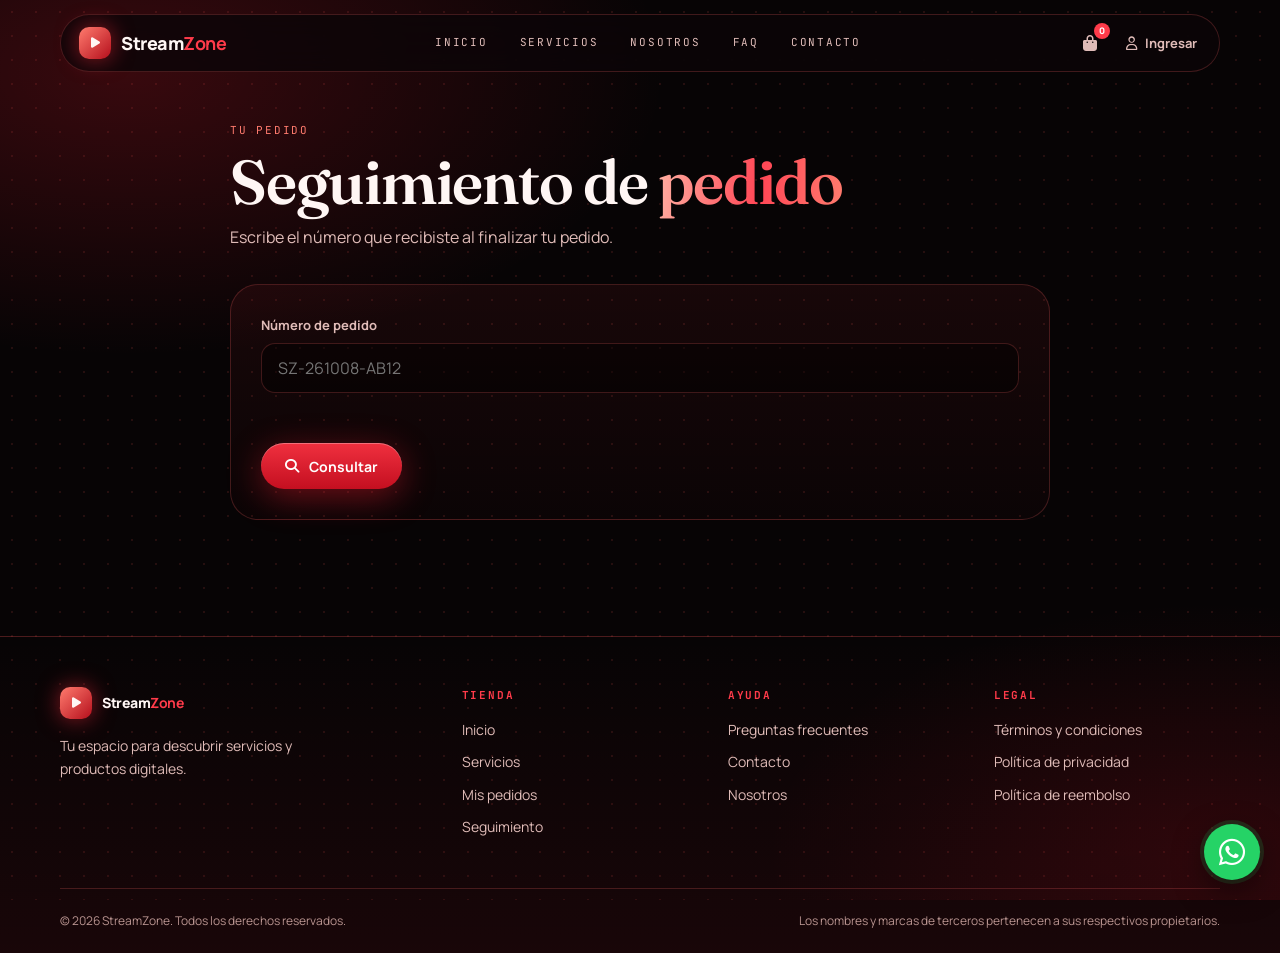
<file: seguimiento.html>
<!DOCTYPE html>
<html lang="es">
<head>
<meta charset="UTF-8">
<meta name="viewport" content="width=device-width, initial-scale=1.0">
<meta name="theme-color" content="#070405">
<meta name="description" content="Consulta el estado de tu pedido con su número.">
<meta name="robots" content="noindex">
<meta property="og:type" content="website">
<meta property="og:locale" content="es_CO">
<meta property="og:site_name" content="StreamZone">
<meta property="og:title" content="Seguimiento de pedido | StreamZone">
<meta property="og:description" content="Consulta el estado de tu pedido con su número.">
<title>Seguimiento de pedido | StreamZone</title>
<link rel="icon" href="favicon.svg" type="image/svg+xml">
<link rel="preconnect" href="https://fonts.googleapis.com">
<link rel="preconnect" href="https://fonts.gstatic.com" crossorigin>
<link rel="stylesheet" href="https://fonts.googleapis.com/css2?family=Fraunces:opsz,wght@9..144,500;9..144,600&family=JetBrains+Mono:wght@400;500&family=Manrope:wght@400;500;600;700;800&display=swap">
<link rel="stylesheet" href="https://cdnjs.cloudflare.com/ajax/libs/font-awesome/6.5.2/css/all.min.css">
<link rel="stylesheet" href="base.css">
<link rel="stylesheet" href="comun.css">
</head>
<body>
<a class="skip" href="#contenido">Saltar al contenido</a>
<header class="nav">
  <a href="index.html" class="logo" aria-label="StreamZone, ir al inicio"><i class="fa-solid fa-play" aria-hidden="true"></i><span>Stream<b>Zone</b></span></a>
  <nav class="menu mono" id="menu" aria-label="Principal"><a href="index.html">Inicio</a><a href="servicios.html">Servicios</a><a href="nosotros.html">Nosotros</a><a href="faq.html">FAQ</a><a href="contacto.html">Contacto</a></nav>
  <div class="acts">
    <a href="carrito.html" class="ib" aria-label="Carrito"><i class="fa-solid fa-bag-shopping" aria-hidden="true"></i><span class="cart-count">0</span></a>
    <a href="login.html" class="who" id="who" aria-label="Iniciar sesión"><i class="fa-regular fa-user" aria-hidden="true"></i><span id="whoTxt">Ingresar</span></a>
    <button class="ib mb" aria-label="Abrir menú" aria-expanded="false"><i class="fa-solid fa-bars" aria-hidden="true"></i></button>
  </div>
</header>

<main id="contenido"><div class="wrap narrow">
  <div class="head"><span class="mono">Tu pedido</span><h1>Seguimiento de <span class="grad">pedido</span></h1><p>Escribe el número que recibiste al finalizar tu pedido.</p></div>
  <form class="panel" id="f" novalidate>
    <div class="fg"><label for="num">Número de pedido</label><input id="num" placeholder="SZ-261008-AB12" autocomplete="off" autocapitalize="characters"></div>
    <p class="msg" id="msg" role="alert"></p>
    <button class="btn btn-r" type="submit"><i class="fa-solid fa-magnifying-glass" aria-hidden="true"></i>Consultar</button>
  </form>
  <div id="resultado" style="margin-top:26px" aria-live="polite"></div>
</div></main>

<footer>
<div class="wrap fgrid">
<div><a href="index.html" class="logo"><i class="fa-solid fa-play" aria-hidden="true"></i><span>Stream<b>Zone</b></span></a><p>Tu espacio para descubrir servicios y productos digitales.</p></div>
<div><h4 class="mono">Tienda</h4><a href="index.html">Inicio</a><a href="servicios.html">Servicios</a><a href="pedidos.html">Mis pedidos</a><a href="seguimiento.html">Seguimiento</a></div>
<div><h4 class="mono">Ayuda</h4><a href="faq.html">Preguntas frecuentes</a><a href="contacto.html">Contacto</a><a href="nosotros.html">Nosotros</a></div>
<div><h4 class="mono">Legal</h4><a href="terminos.html">Términos y condiciones</a><a href="privacidad.html">Política de privacidad</a><a href="reembolso.html">Política de reembolso</a></div>
</div>
<div class="wrap fb"><p>© 2026 StreamZone. Todos los derechos reservados.</p><p>Los nombres y marcas de terceros pertenecen a sus respectivos propietarios.</p></div>
</footer>
<a class="wa" href="#" data-wa data-wa-text="Hola StreamZone, quiero información." aria-label="Escribir por WhatsApp"><i class="fa-brands fa-whatsapp" aria-hidden="true"></i></a>
<script src="config.js"></script>
<script src="comun.js"></script>
<script src="base.js"></script>
<script src="seguimiento.js"></script>
</body>
</html>
</file>
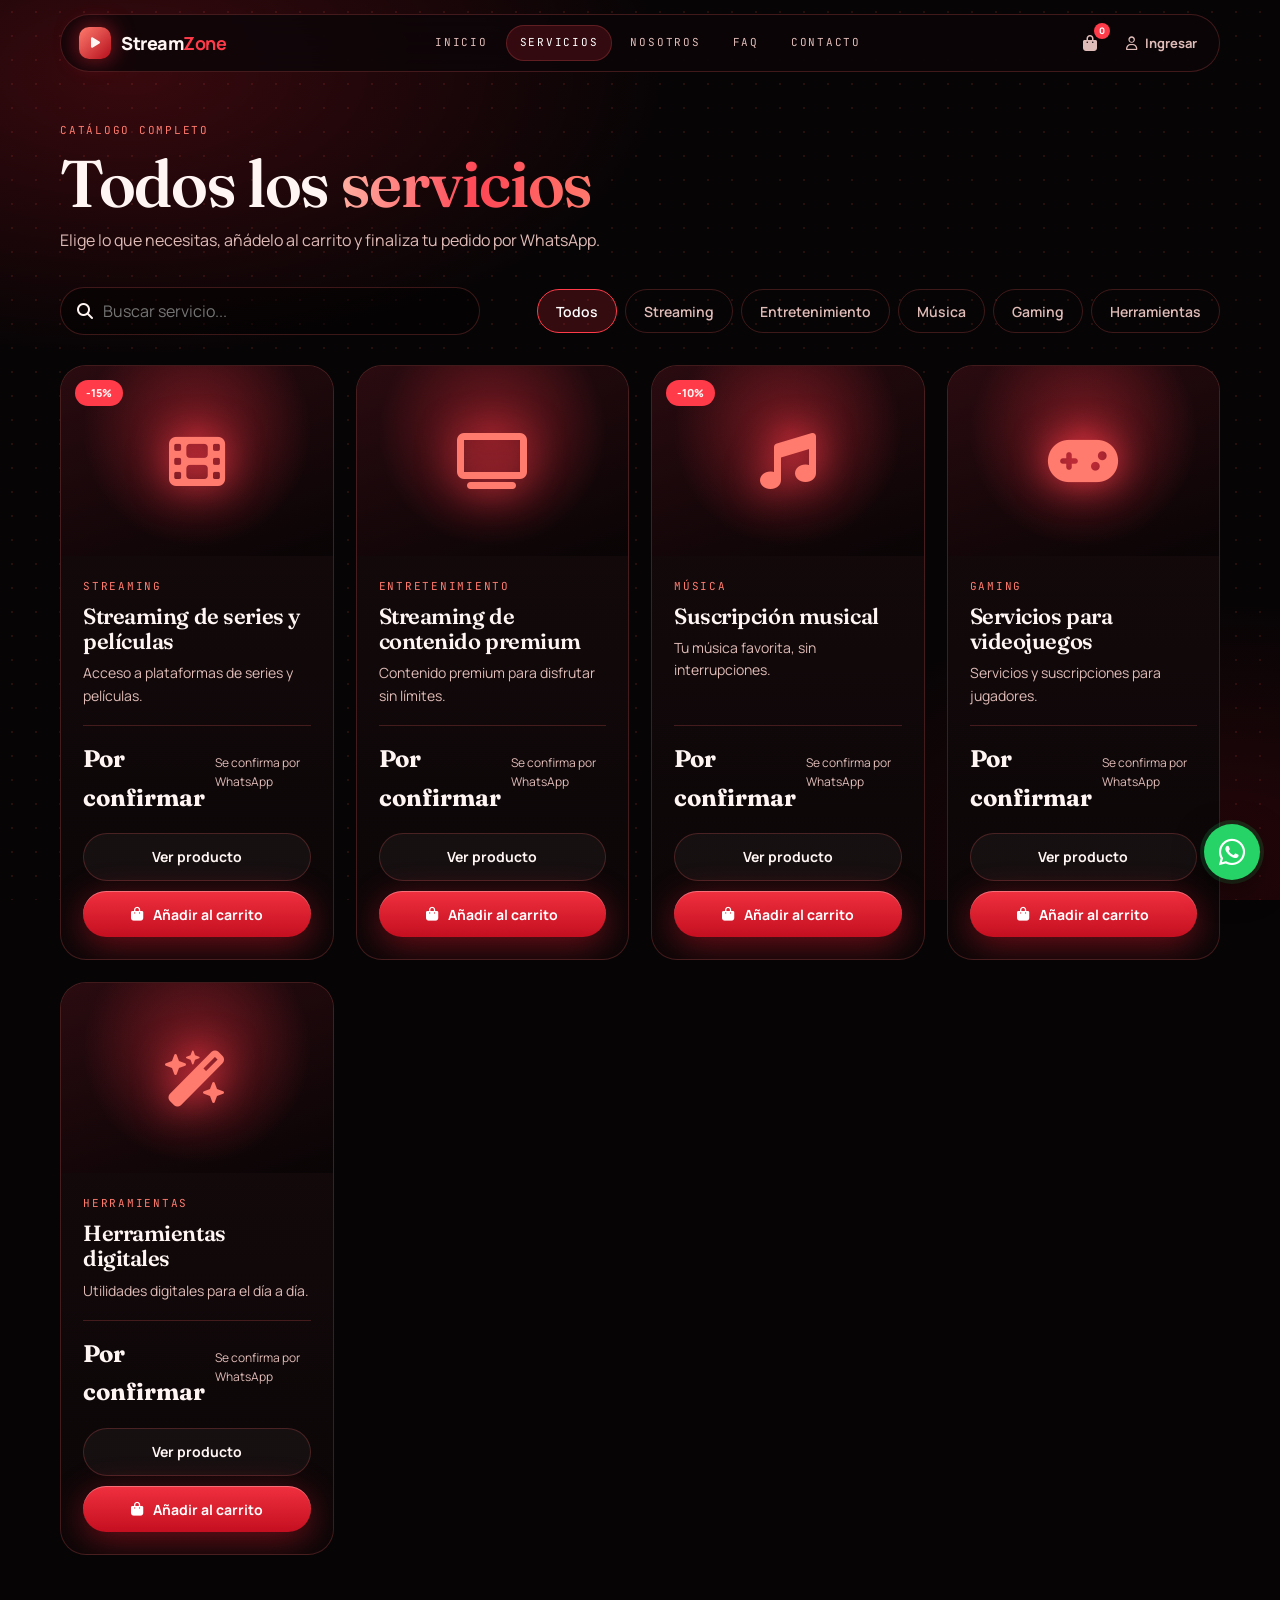
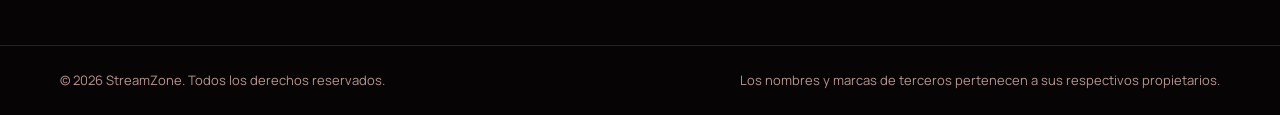
<file: servicios.html>
<!DOCTYPE html>
<html lang="es">
<head>
<meta charset="UTF-8">
<meta name="viewport" content="width=device-width, initial-scale=1.0">
<meta name="theme-color" content="#070405">
<meta name="description" content="Catálogo completo de servicios digitales de StreamZone.">
<meta property="og:type" content="website">
<meta property="og:locale" content="es_CO">
<meta property="og:site_name" content="StreamZone">
<meta property="og:title" content="Servicios | StreamZone">
<meta property="og:description" content="Catálogo completo de servicios digitales de StreamZone.">
<link rel="icon" href="favicon.svg" type="image/svg+xml">
<title>Servicios | StreamZone</title>
<link rel="preconnect" href="https://fonts.googleapis.com">
<link rel="preconnect" href="https://fonts.gstatic.com" crossorigin>
<link rel="stylesheet" href="https://fonts.googleapis.com/css2?family=Fraunces:opsz,wght@9..144,500;9..144,600&family=JetBrains+Mono:wght@400;500&family=Manrope:wght@400;500;600;700;800&display=swap">
<link rel="stylesheet" href="https://cdnjs.cloudflare.com/ajax/libs/font-awesome/6.5.2/css/all.min.css">
<link rel="stylesheet" href="servicios.css">
<link rel="stylesheet" href="comun.css">
</head>
<body>
<div class="sr" id="live" role="status" aria-live="polite"></div>
<header class="nav">
  <a href="index.html" class="logo" aria-label="StreamZone, ir al inicio"><i class="fa-solid fa-play" aria-hidden="true"></i><span>Stream<b>Zone</b></span></a>
  <nav class="menu mono" aria-label="Principal"><a href="index.html">Inicio</a><a href="servicios.html" class="active" aria-current="page">Servicios</a><a href="nosotros.html">Nosotros</a><a href="faq.html">FAQ</a><a href="contacto.html">Contacto</a></nav>
  <div class="acts">
    <a href="carrito.html" class="ib" aria-label="Carrito"><i class="fa-solid fa-bag-shopping" aria-hidden="true"></i><span class="cart-count">0</span></a>
    <a href="login.html" class="who" id="who" aria-label="Iniciar sesión"><i class="fa-regular fa-user" aria-hidden="true"></i><span id="whoTxt">Ingresar</span></a>
  </div>
</header>

<main id="contenido"><div class="wrap">
  <div class="head"><span class="mono">Catálogo completo</span><h1>Todos los <span class="grad">servicios</span></h1><p>Elige lo que necesitas, añádelo al carrito y finaliza tu pedido por WhatsApp.</p></div>
  <div class="tools">
    <label class="search"><i class="fa-solid fa-magnifying-glass" aria-hidden="true"></i><span class="sr">Buscar servicio</span><input type="search" id="q" placeholder="Buscar servicio..." autocomplete="off"></label>
    <div class="chips" id="chips" role="group" aria-label="Filtrar por categoría"></div>
  </div>
  <div class="grid" id="grid"></div>
  <p class="nores" id="nores" hidden>No encontramos ningún servicio con esa búsqueda.</p>
</div></main>

<div class="toast" id="toast" hidden><span id="tmsg"></span><a href="carrito.html">Ver carrito</a></div>
<footer><div class="wrap"><p>© 2026 StreamZone. Todos los derechos reservados.</p><p>Los nombres y marcas de terceros pertenecen a sus respectivos propietarios.</p></div></footer>

<a class="wa" href="#" data-wa data-wa-text="Hola StreamZone, quiero información." aria-label="Escribir por WhatsApp"><i class="fa-brands fa-whatsapp" aria-hidden="true"></i></a>
<script src="config.js"></script>
<script src="comun.js"></script>
<script src="catalogo.js"></script>
<script src="servicios.js"></script>
</body>
</html>
</file>
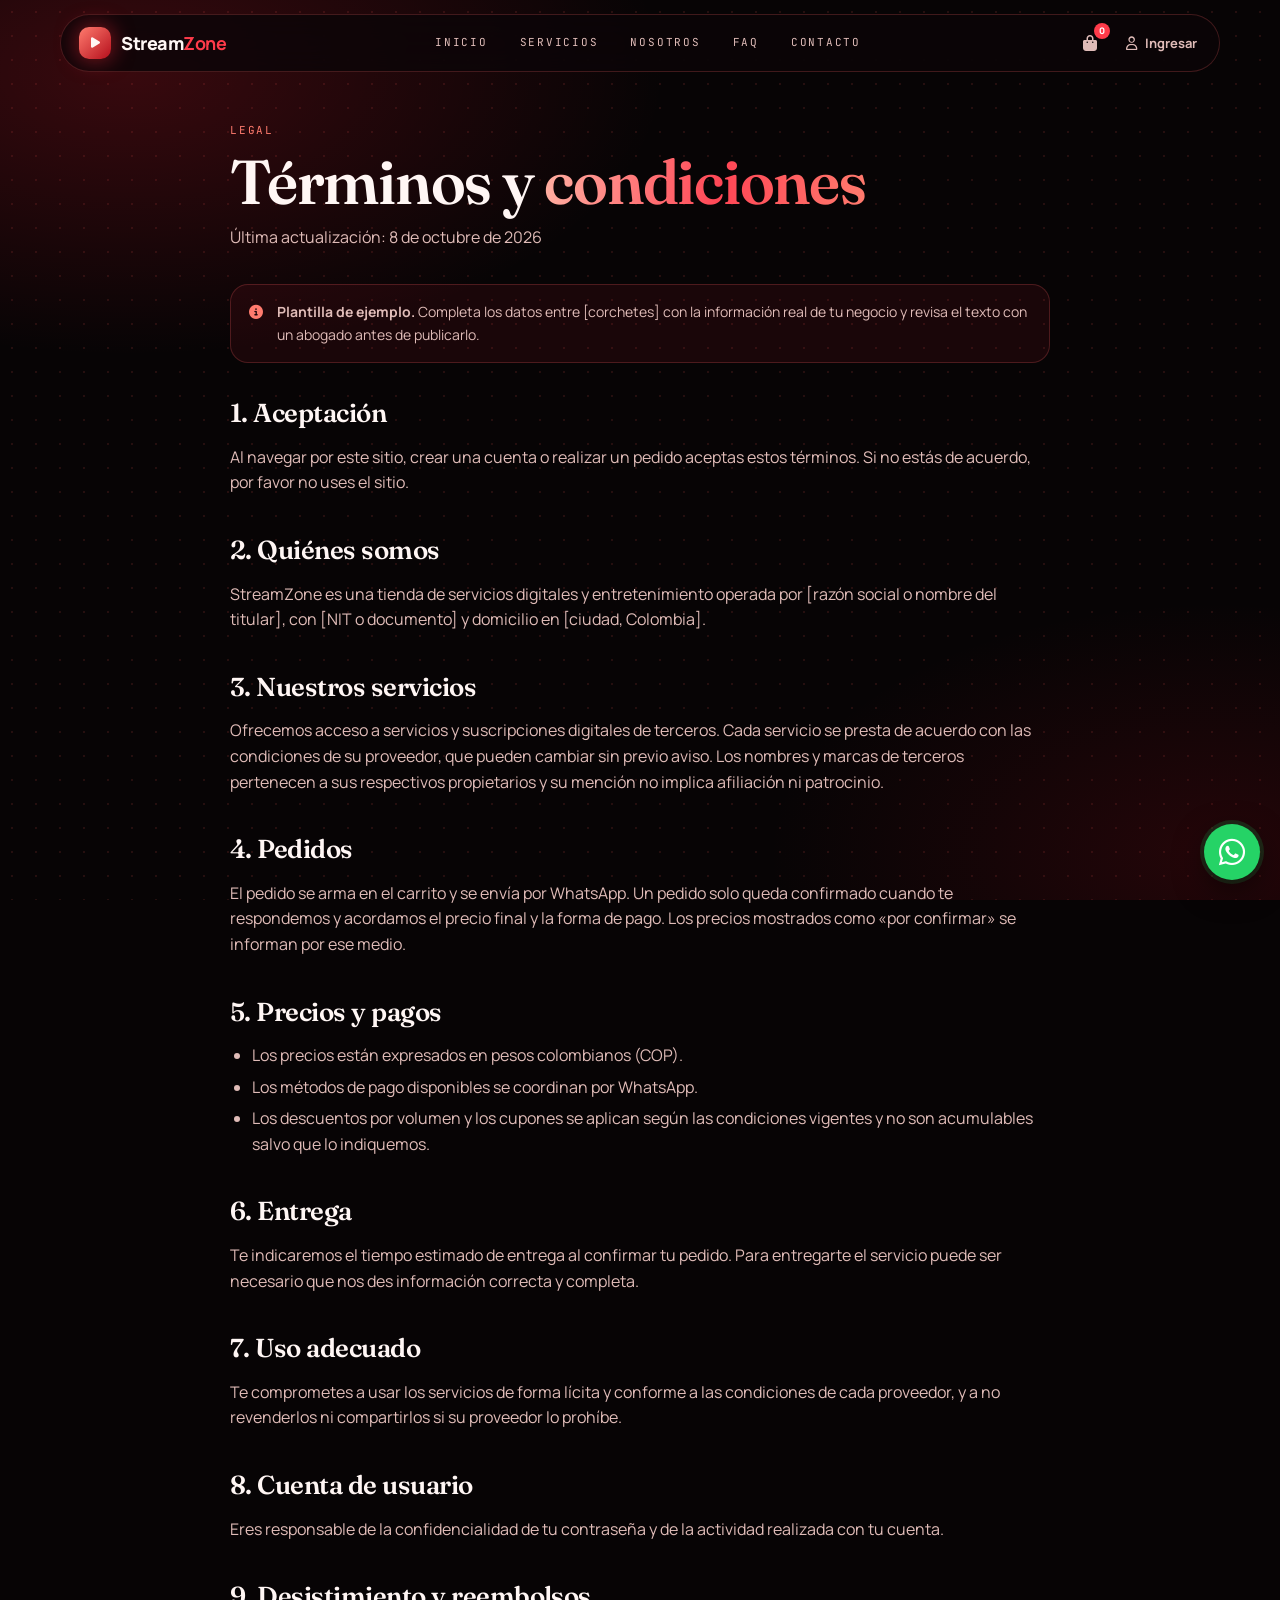
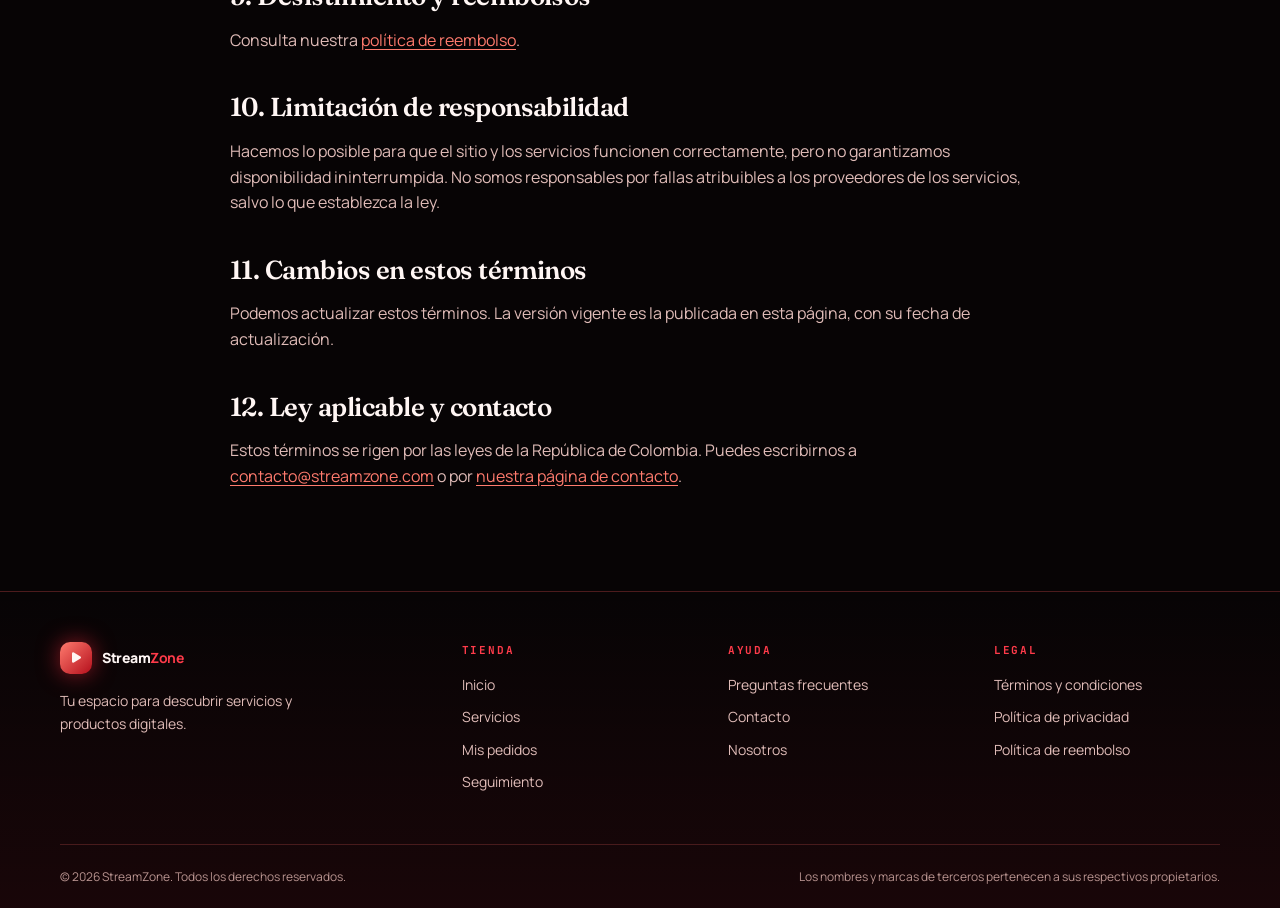
<file: terminos.html>
<!DOCTYPE html>
<html lang="es">
<head>
<meta charset="UTF-8">
<meta name="viewport" content="width=device-width, initial-scale=1.0">
<meta name="theme-color" content="#070405">
<meta name="description" content="Términos y condiciones de uso y compra en StreamZone.">
<meta property="og:type" content="website">
<meta property="og:locale" content="es_CO">
<meta property="og:site_name" content="StreamZone">
<meta property="og:title" content="Términos y condiciones | StreamZone">
<meta property="og:description" content="Términos y condiciones de uso y compra en StreamZone.">
<title>Términos y condiciones | StreamZone</title>
<link rel="icon" href="favicon.svg" type="image/svg+xml">
<link rel="preconnect" href="https://fonts.googleapis.com">
<link rel="preconnect" href="https://fonts.gstatic.com" crossorigin>
<link rel="stylesheet" href="https://fonts.googleapis.com/css2?family=Fraunces:opsz,wght@9..144,500;9..144,600&family=JetBrains+Mono:wght@400;500&family=Manrope:wght@400;500;600;700;800&display=swap">
<link rel="stylesheet" href="https://cdnjs.cloudflare.com/ajax/libs/font-awesome/6.5.2/css/all.min.css">
<link rel="stylesheet" href="base.css">
<link rel="stylesheet" href="comun.css">
</head>
<body>
<a class="skip" href="#contenido">Saltar al contenido</a>
<header class="nav">
  <a href="index.html" class="logo" aria-label="StreamZone, ir al inicio"><i class="fa-solid fa-play" aria-hidden="true"></i><span>Stream<b>Zone</b></span></a>
  <nav class="menu mono" id="menu" aria-label="Principal"><a href="index.html">Inicio</a><a href="servicios.html">Servicios</a><a href="nosotros.html">Nosotros</a><a href="faq.html">FAQ</a><a href="contacto.html">Contacto</a></nav>
  <div class="acts">
    <a href="carrito.html" class="ib" aria-label="Carrito"><i class="fa-solid fa-bag-shopping" aria-hidden="true"></i><span class="cart-count">0</span></a>
    <a href="login.html" class="who" id="who" aria-label="Iniciar sesión"><i class="fa-regular fa-user" aria-hidden="true"></i><span id="whoTxt">Ingresar</span></a>
    <button class="ib mb" aria-label="Abrir menú" aria-expanded="false"><i class="fa-solid fa-bars" aria-hidden="true"></i></button>
  </div>
</header>

<main id="contenido"><div class="wrap narrow">
  <div class="head"><span class="mono">Legal</span><h1>Términos y <span class="grad">condiciones</span></h1><p>Última actualización: 8 de octubre de 2026</p></div>
  <div class="aviso"><i class="fa-solid fa-circle-info" aria-hidden="true"></i><p><strong>Plantilla de ejemplo.</strong> Completa los datos entre [corchetes] con la información real de tu negocio y revisa el texto con un abogado antes de publicarlo.</p></div>
  <article class="prose">

<h2>1. Aceptación</h2>
<p>Al navegar por este sitio, crear una cuenta o realizar un pedido aceptas estos términos. Si no estás de acuerdo, por favor no uses el sitio.</p>
<h2>2. Quiénes somos</h2>
<p>StreamZone es una tienda de servicios digitales y entretenimiento operada por [razón social o nombre del titular], con [NIT o documento] y domicilio en [ciudad, Colombia].</p>
<h2>3. Nuestros servicios</h2>
<p>Ofrecemos acceso a servicios y suscripciones digitales de terceros. Cada servicio se presta de acuerdo con las condiciones de su proveedor, que pueden cambiar sin previo aviso. Los nombres y marcas de terceros pertenecen a sus respectivos propietarios y su mención no implica afiliación ni patrocinio.</p>
<h2>4. Pedidos</h2>
<p>El pedido se arma en el carrito y se envía por WhatsApp. Un pedido solo queda confirmado cuando te respondemos y acordamos el precio final y la forma de pago. Los precios mostrados como «por confirmar» se informan por ese medio.</p>
<h2>5. Precios y pagos</h2>
<ul>
<li>Los precios están expresados en pesos colombianos (COP).</li>
<li>Los métodos de pago disponibles se coordinan por WhatsApp.</li>
<li>Los descuentos por volumen y los cupones se aplican según las condiciones vigentes y no son acumulables salvo que lo indiquemos.</li>
</ul>
<h2>6. Entrega</h2>
<p>Te indicaremos el tiempo estimado de entrega al confirmar tu pedido. Para entregarte el servicio puede ser necesario que nos des información correcta y completa.</p>
<h2>7. Uso adecuado</h2>
<p>Te comprometes a usar los servicios de forma lícita y conforme a las condiciones de cada proveedor, y a no revenderlos ni compartirlos si su proveedor lo prohíbe.</p>
<h2>8. Cuenta de usuario</h2>
<p>Eres responsable de la confidencialidad de tu contraseña y de la actividad realizada con tu cuenta.</p>
<h2>9. Desistimiento y reembolsos</h2>
<p>Consulta nuestra <a href="reembolso.html">política de reembolso</a>.</p>
<h2>10. Limitación de responsabilidad</h2>
<p>Hacemos lo posible para que el sitio y los servicios funcionen correctamente, pero no garantizamos disponibilidad ininterrumpida. No somos responsables por fallas atribuibles a los proveedores de los servicios, salvo lo que establezca la ley.</p>
<h2>11. Cambios en estos términos</h2>
<p>Podemos actualizar estos términos. La versión vigente es la publicada en esta página, con su fecha de actualización.</p>
<h2>12. Ley aplicable y contacto</h2>
<p>Estos términos se rigen por las leyes de la República de Colombia. Puedes escribirnos a <a data-email data-email-text href="#">contacto@streamzone.com</a> o por <a href="contacto.html">nuestra página de contacto</a>.</p>
  </article>
</div></main>

<footer>
<div class="wrap fgrid">
<div><a href="index.html" class="logo"><i class="fa-solid fa-play" aria-hidden="true"></i><span>Stream<b>Zone</b></span></a><p>Tu espacio para descubrir servicios y productos digitales.</p></div>
<div><h4 class="mono">Tienda</h4><a href="index.html">Inicio</a><a href="servicios.html">Servicios</a><a href="pedidos.html">Mis pedidos</a><a href="seguimiento.html">Seguimiento</a></div>
<div><h4 class="mono">Ayuda</h4><a href="faq.html">Preguntas frecuentes</a><a href="contacto.html">Contacto</a><a href="nosotros.html">Nosotros</a></div>
<div><h4 class="mono">Legal</h4><a href="terminos.html">Términos y condiciones</a><a href="privacidad.html">Política de privacidad</a><a href="reembolso.html">Política de reembolso</a></div>
</div>
<div class="wrap fb"><p>© 2026 StreamZone. Todos los derechos reservados.</p><p>Los nombres y marcas de terceros pertenecen a sus respectivos propietarios.</p></div>
</footer>
<a class="wa" href="#" data-wa data-wa-text="Hola StreamZone, quiero información." aria-label="Escribir por WhatsApp"><i class="fa-brands fa-whatsapp" aria-hidden="true"></i></a>
<script src="config.js"></script>
<script src="comun.js"></script>
<script src="base.js"></script>
</body>
</html>
</file>
<file: style.css>
:root{--bg:#070405;--bg2:#0f0709;--card:rgba(255,70,70,.045);--line:rgba(255,90,90,.18);--tx:#fff1ef;--tx2:#cfa9a6;--tx3:#8a6664;--r:#ff2e3e;--r2:#ff6a5c;--r3:#b50f1c;--cw:300px}
*{margin:0;padding:0;box-sizing:border-box}
html{scroll-behavior:smooth;scroll-padding-top:100px}
body{font-family:Manrope,system-ui,sans-serif;background:var(--bg);color:var(--tx);line-height:1.6;overflow-x:hidden;-webkit-font-smoothing:antialiased}
a{color:inherit;text-decoration:none}button,input,textarea{font-family:inherit}button{border:0;cursor:pointer;background:none;color:inherit}
:focus-visible{outline:2px solid var(--r);outline-offset:3px}[hidden]{display:none!important}
.wrap{width:min(calc(100% - 40px),1160px);margin-inline:auto}
.mono{font-family:"JetBrains Mono",monospace;text-transform:uppercase;letter-spacing:.18em;font-size:11px}
h1,h2,h3,.sf{font-family:Fraunces,Georgia,serif;font-weight:600;letter-spacing:-.03em}
.grad{background:linear-gradient(95deg,#ffa090,#ff3b4a 55%,#ff6a5c);-webkit-background-clip:text;background-clip:text;color:transparent}
body::before{content:"";position:fixed;inset:0;z-index:-1;background:radial-gradient(ellipse 60% 50% at 12% 20%,rgba(255,30,50,.22),transparent 70%),radial-gradient(ellipse 50% 40% at 95% 90%,rgba(190,15,30,.18),transparent 70%),radial-gradient(rgba(255,90,90,.13) 1px,transparent 1px) 0 0/24px 24px}

/* NAV */
.nav{position:fixed;top:14px;left:50%;transform:translateX(-50%);z-index:50;width:min(calc(100% - 28px),1160px);display:flex;align-items:center;justify-content:space-between;gap:16px;padding:8px 10px 8px 18px;background:rgba(12,6,8,.75);border:1px solid var(--line);border-radius:60px;-webkit-backdrop-filter:blur(18px);backdrop-filter:blur(18px);box-shadow:0 10px 40px rgba(0,0,0,.6)}
.logo{display:flex;align-items:center;gap:10px;font-weight:800;font-size:18px;letter-spacing:-.5px}
.logo i{width:32px;height:32px;display:grid;place-items:center;border-radius:10px;background:linear-gradient(135deg,var(--r2),var(--r3));font-size:12px;box-shadow:0 0 22px rgba(255,40,60,.55)}
.logo b{color:var(--r)}
.menu{display:flex;gap:4px}
.menu a{padding:9px 14px;border-radius:40px;color:var(--tx2);transition:.25s}
.menu a:hover{color:#fff}.menu a.active{color:#fff;background:rgba(255,46,62,.16);box-shadow:inset 0 0 0 1px var(--line)}
.acts{display:flex;align-items:center;gap:4px}
.ib{width:38px;height:38px;display:grid;place-items:center;border-radius:50%;color:var(--tx2);position:relative;transition:.25s}
.ib:hover{background:rgba(255,46,62,.14);color:#fff}
.cart-count{position:absolute;top:0;right:0;min-width:16px;height:16px;padding:0 4px;border-radius:9px;background:var(--r);color:#fff;font-size:9px;font-weight:800;display:grid;place-items:center}
.btn{display:inline-flex;align-items:center;justify-content:center;gap:10px;padding:14px 26px;border-radius:50px;font-weight:700;font-size:15px;transition:.3s}
.btn:hover{transform:translateY(-2px)}
.btn-r{background:linear-gradient(180deg,#ff4a58,#d71425);color:#fff;box-shadow:0 8px 34px rgba(255,30,50,.45),inset 0 1px 0 rgba(255,255,255,.35)}
.btn-r:hover{box-shadow:0 12px 48px rgba(255,30,50,.7),inset 0 1px 0 rgba(255,255,255,.35)}
.btn-g{border:1px solid var(--line);background:rgba(255,255,255,.03)}.btn-g:hover{background:rgba(255,46,62,.12)}
.btn:disabled{opacity:.7;transform:none;cursor:default}
.nav .btn{padding:10px 20px;font-size:13px}
.mb{display:none}
.sbar{position:fixed;top:78px;left:50%;transform:translateX(-50%);z-index:49;width:min(calc(100% - 28px),700px);display:flex;gap:8px;padding:8px;background:rgba(12,6,8,.92);border:1px solid var(--line);border-radius:40px;-webkit-backdrop-filter:blur(18px);backdrop-filter:blur(18px)}
.sbar input{flex:1;background:none;border:0;color:#fff;padding:8px 14px;font-size:14px}.sbar input:focus{outline:0}

/* HERO */
.hero{min-height:100vh;display:flex;align-items:center;padding:130px 0 70px;position:relative;overflow:hidden}
.ring{position:absolute;right:-180px;top:50%;width:640px;height:640px;margin-top:-320px;border-radius:50%;border:1px dashed var(--line);animation:spin 60s linear infinite}
.ring::before{content:"";position:absolute;inset:80px;border-radius:50%;border:1px solid var(--line);background:radial-gradient(circle,rgba(255,40,60,.28),transparent 68%)}
.ring i{position:absolute;left:50%;top:50%;transform:translate(-50%,-50%);font-size:70px;color:var(--r2);filter:drop-shadow(0 0 30px var(--r))}
.eye{display:flex;align-items:center;gap:16px;color:#ffd6d2;margin-bottom:26px}
.eye::before{content:"";width:7px;height:7px;border-radius:50%;background:var(--r);box-shadow:0 0 12px var(--r)}
.eye::after{content:"";width:110px;height:1px;background:linear-gradient(90deg,var(--r2),transparent)}
h1{font-size:clamp(46px,7.4vw,100px);line-height:.98;margin-bottom:34px;max-width:860px;position:relative}
.rule{height:1px;max-width:560px;background:linear-gradient(90deg,var(--r3),transparent);margin-bottom:28px}
.lead{max-width:540px;color:#f3d3cf;font-size:18px;margin-bottom:34px;position:relative}
.hb{display:flex;flex-wrap:wrap;gap:14px;margin-bottom:56px;position:relative}
.strip{display:flex;flex-wrap:wrap;gap:22px;max-width:640px;position:relative}
.strip div{flex:1;min-width:150px;padding-top:14px;border-top:1px solid;border-image:linear-gradient(90deg,var(--r3),transparent) 1;font-size:13px;color:var(--tx2);display:flex;gap:8px;align-items:center}
.strip i{color:var(--r)}
@keyframes spin{to{transform:rotate(360deg)}}

/* SECCIONES */
.sec{padding:100px 0}
.sh{display:flex;justify-content:space-between;align-items:flex-end;gap:20px;margin-bottom:46px;flex-wrap:wrap}
.sh .mono{color:var(--r);display:block;margin-bottom:14px}
h2{font-size:clamp(34px,4.8vw,60px);line-height:1.04}
.sh>a{color:var(--tx2);display:flex;gap:8px;align-items:center;font-weight:600}.sh>a:hover{color:var(--r2)}

/* CARRUSEL */
.carw{position:relative}
.car{display:flex;gap:26px;overflow-x:auto;scroll-snap-type:x mandatory;padding:40px calc(50% - var(--cw)/2);scrollbar-width:none;-webkit-overflow-scrolling:touch}
.car::-webkit-scrollbar{display:none}
.car .card{flex:0 0 var(--cw);scroll-snap-align:center;border:1px solid var(--line);border-radius:30px;background:linear-gradient(180deg,#160a0c,#0b0607);overflow:hidden;transform:scale(.86);opacity:.5;filter:blur(1.5px) saturate(.7);transition:transform .45s,opacity .45s,filter .45s,border-color .45s,box-shadow .45s}
.car .card.on{transform:none;opacity:1;filter:none;border-color:rgba(255,60,75,.6);box-shadow:0 30px 80px rgba(255,20,40,.25)}
.art{position:relative;height:290px;display:grid;place-items:center;background:radial-gradient(circle at 50% 35%,rgba(255,50,65,.4),transparent 62%),linear-gradient(160deg,#2a0b10,#090405);overflow:hidden}
.art::before{content:"";position:absolute;inset:0;background:repeating-linear-gradient(115deg,transparent 0 46px,rgba(255,255,255,.035) 46px 92px)}
.env{position:relative;width:170px;padding:30px 16px;border-radius:18px;text-align:center;background:linear-gradient(160deg,#1c1013,#0a0507);border:1px solid rgba(255,70,80,.45);box-shadow:0 0 40px rgba(255,30,50,.35)}
.env i{font-size:42px;color:var(--r2);filter:drop-shadow(0 0 14px var(--r));margin-bottom:12px;display:block}
.env b{display:block;font-family:"JetBrains Mono",monospace;font-size:9px;letter-spacing:.3em;color:var(--tx2);font-weight:500}
.rate{position:absolute;top:16px;right:16px;padding:4px 11px;border-radius:20px;background:rgba(0,0,0,.6);border:1px solid var(--line);font-size:12px;font-weight:700;z-index:2}.rate i{color:var(--r2);margin-right:4px}
.dsc{position:absolute;top:16px;left:16px;padding:4px 11px;border-radius:20px;background:var(--r);font-size:11px;font-weight:800;z-index:2}
.qv{position:absolute;bottom:14px;left:0;right:0;text-align:center;color:#ffd6d2;z-index:2}.qv i{margin-right:8px}
.inf{padding:22px}
.row{display:flex;justify-content:space-between;margin-bottom:10px}
.row .c1{color:var(--r2)}.row .stk{color:var(--tx2)}.row .stk::before{content:"";display:inline-block;width:6px;height:6px;border-radius:50%;background:#ff6a5c;margin-right:8px}
.inf h3{font-size:24px;line-height:1.1;margin-bottom:14px}
.pr{display:flex;align-items:baseline;gap:10px;padding-top:14px;border-top:1px solid var(--line);margin-bottom:18px}
.pr strong{font-family:Fraunces,serif;font-size:28px}.pr s{color:var(--tx3);font-size:13px}
.pr span{margin-left:auto;color:var(--tx2);font-size:12px}.pr span i{color:var(--r);margin-right:5px}
.bt{display:grid;grid-template-columns:1fr 1.3fr;gap:10px}
.bt .btn{padding:12px 10px;font-size:13px;gap:8px}
.add.added{background:#2bd576!important;transform:scale(1.04)}
.nx{position:absolute;top:50%;right:2%;margin-top:-26px;width:52px;height:52px;border-radius:50%;border:1px solid var(--line);background:rgba(12,6,8,.85);display:grid;place-items:center;z-index:5;transition:.25s}
.nx:hover{background:var(--r);border-color:var(--r)}.pv{right:auto;left:2%}
.nores{text-align:center;color:var(--tx2);padding:30px 0}

/* DETALLE */
.det{display:grid;grid-template-columns:1fr 1fr;gap:34px;align-items:start}
.frame{padding:14px;border:1px solid var(--line);border-radius:30px;background:var(--card);position:sticky;top:100px}
.frame .art{height:min(480px,70vw);border-radius:20px}.frame .env{width:240px;padding:50px 20px}.frame .env i{font-size:70px}
.panel{padding:34px;border:1px solid var(--line);border-radius:30px;background:linear-gradient(180deg,rgba(255,60,70,.07),rgba(255,60,70,.02))}
.panel h3{font-size:34px;margin:8px 0 22px}
.lb{display:flex;align-items:center;gap:14px;color:var(--tx3);margin:24px 0 12px}.lb::after{content:"";flex:1;height:1px;background:linear-gradient(90deg,var(--r3),transparent)}
.var{display:flex;align-items:center;gap:14px;width:100%;padding:14px 16px;margin-bottom:10px;border:1px solid var(--line);border-radius:16px;background:rgba(0,0,0,.25);text-align:left;font-weight:600;transition:.25s}
.var small{color:var(--r2);font-family:"JetBrains Mono",monospace;font-size:11px}
.var em{margin-left:auto;font-style:normal;font-family:Fraunces,serif;font-size:20px}
.var u{width:24px;height:24px;border-radius:50%;border:1px solid var(--line);display:grid;place-items:center;font-size:11px;text-decoration:none;color:transparent}
.var[aria-pressed=true]{border-color:var(--r);background:rgba(255,46,62,.12)}.var[aria-pressed=true] u{background:var(--r);border-color:var(--r);color:#fff}
.qr{display:flex;flex-wrap:wrap;gap:10px;align-items:center}
.qs{display:flex;align-items:center;border:1px solid var(--line);border-radius:16px;overflow:hidden}
.qs button{width:46px;height:52px;font-size:16px}.qs button:hover{background:rgba(255,46,62,.15)}
.qs output{min-width:44px;text-align:center;font-weight:700;font-size:18px}
.pz{padding:8px 14px;border:1px solid var(--line);border-radius:14px;text-align:center;font-weight:700;line-height:1.25;transition:.25s}
.pz small{display:block;font-size:10px;color:var(--r2);font-weight:500}
.pz:hover,.pz.on{border-color:var(--r);background:rgba(255,46,62,.12)}
.mx{color:var(--r2);margin-top:12px}
table{width:100%;border-collapse:collapse;font-size:15px}
th{color:var(--tx3);font-weight:500;text-align:left;padding:10px 0}th:last-child,td:last-child{text-align:right}
td{padding:14px 0;border-top:1px solid var(--line)}td:nth-child(2){color:var(--tx2)}
.cta{display:grid;grid-template-columns:1.2fr 1fr;gap:12px;margin-top:26px}
.cta .btn{justify-content:space-between;padding:16px 22px}
.cta .pt{padding:6px 14px;border-radius:12px;background:rgba(0,0,0,.28);font-family:Fraunces,serif;font-size:18px}
.note{color:var(--tx3);font-size:12px;margin-top:14px}

/* VENTAJAS / FAQ / CONTACTO */
.adv{display:grid;grid-template-columns:repeat(4,1fr);gap:18px}
.card.ad{padding:30px 26px;border:1px solid var(--line);border-radius:24px;background:var(--card);transition:.3s}
.card.ad:hover{transform:translateY(-5px);border-color:rgba(255,60,75,.55)}
.n{font-family:Fraunces,serif;font-size:56px;line-height:1;margin-bottom:20px;display:block}
.ad h3{font-family:Manrope;font-size:19px;font-weight:800;margin-bottom:8px;letter-spacing:0}.ad p{color:var(--tx2);font-size:14px}
.faq{max-width:800px;margin-inline:auto;display:grid;gap:12px}
details{border:1px solid var(--line);border-radius:20px;background:var(--card);transition:.3s}
details[open]{border-color:rgba(255,60,75,.55);background:rgba(255,46,62,.07)}
summary{list-style:none;display:flex;justify-content:space-between;gap:16px;align-items:center;padding:22px 26px;font-weight:700;font-size:17px;cursor:pointer}
summary::-webkit-details-marker{display:none}summary i{color:var(--r);transition:.3s}details[open] summary i{transform:rotate(180deg)}
details p{padding:0 26px 24px;color:var(--tx2)}
.cg{display:grid;grid-template-columns:1fr 1fr;gap:60px;align-items:start}
.ci{display:flex;gap:16px;align-items:center;margin-top:22px}
.ci>i{width:52px;height:52px;display:grid;place-items:center;border-radius:16px;border:1px solid var(--line);color:var(--r);font-size:20px;background:var(--card)}
.ci span{display:block;color:var(--tx3);font-size:12px}
form{padding:34px;border:1px solid var(--line);border-radius:28px;background:var(--card)}
.fg{margin-bottom:18px}.fg label{display:block;font-size:12px;margin-bottom:8px;color:var(--tx2)}
.fg input,.fg textarea{width:100%;padding:14px 16px;border-radius:14px;border:1px solid var(--line);background:rgba(0,0,0,.4);color:#fff;font-size:15px;resize:vertical}
.fg input:focus,.fg textarea:focus{outline:0;border-color:var(--r);box-shadow:0 0 0 4px rgba(255,46,62,.16)}
form .btn{width:100%}

/* FOOTER */
footer{border-top:1px solid var(--line);padding:70px 0 0;background:linear-gradient(180deg,transparent,rgba(255,30,50,.07))}
.fgrid{display:grid;grid-template-columns:1.6fr 1fr 1fr 1fr;gap:40px;padding-bottom:50px}
.fgrid p{color:var(--tx2);font-size:14px;margin:16px 0;max-width:300px}
.fgrid h4{color:var(--r);margin-bottom:16px}
.fgrid a,.fgrid span{display:block;color:var(--tx2);font-size:14px;margin-bottom:10px}.fgrid a:hover{color:var(--r2)}
.soc{display:flex;gap:10px}.soc a{width:40px;height:40px;display:grid!important;place-items:center;border:1px solid var(--line);border-radius:50%;margin:0!important}
.fb{border-top:1px solid var(--line);padding:22px 0;color:var(--tx3);font-size:12px;display:flex;justify-content:space-between;flex-wrap:wrap;gap:8px}
.up{position:fixed;right:20px;bottom:20px;width:48px;height:48px;border-radius:50%;border:1px solid var(--line);background:rgba(12,6,8,.85);z-index:40;display:grid;place-items:center;transition:.25s}.up:hover{background:var(--r)}

.rv{opacity:0;transform:translateY(30px);transition:opacity .8s ease,transform .8s ease}.rv.in{opacity:1;transform:none}
@media(max-width:980px){
.det,.cg{grid-template-columns:1fr}.frame{position:static}.adv{grid-template-columns:repeat(2,1fr)}.fgrid{grid-template-columns:1fr 1fr}.ring{opacity:.4}
.mb{display:grid}.nav .btn{display:none}
.menu{display:none;position:absolute;top:calc(100% + 10px);left:0;right:0;flex-direction:column;padding:12px;background:rgba(12,6,8,.97);border:1px solid var(--line);border-radius:24px}
.menu.active{display:flex}.menu a{padding:14px 16px}}
@media(max-width:600px){:root{--cw:262px}.sec{padding:70px 0}.adv,.fgrid{grid-template-columns:1fr}.nx{display:none}.panel{padding:24px}.cta{grid-template-columns:1fr}}
@media(prefers-reduced-motion:reduce){*{animation:none!important;transition:none!important}.rv{opacity:1;transform:none}}
</file>
<file: comun.css>
/* Estilos comunes a TODAS las páginas: botón flotante de WhatsApp y aviso */
.wa{position:fixed;right:20px;bottom:20px;z-index:45;width:56px;height:56px;display:grid;place-items:center;border-radius:50%;background:#25d366;color:#fff;font-size:30px;box-shadow:0 10px 30px rgba(0,0,0,.5),0 0 0 4px rgba(37,211,102,.18);transition:transform .25s,box-shadow .25s}
.wa:hover{transform:translateY(-3px) scale(1.05);box-shadow:0 14px 36px rgba(0,0,0,.6),0 0 0 6px rgba(37,211,102,.25)}
.wa:focus-visible{outline:3px solid #fff;outline-offset:3px}
body.has-up .wa{bottom:80px}
@media(max-width:900px){body.has-mbar .wa{bottom:92px}}
.sz-toast{position:fixed;left:50%;bottom:96px;transform:translateX(-50%);z-index:95;max-width:min(92vw,460px);padding:14px 22px;background:#1b0b0e;border:1px solid #ff3b4a;border-radius:40px;box-shadow:0 20px 60px rgba(0,0,0,.7);color:#fff6f4;font:600 14px/1.4 Manrope,system-ui,sans-serif;text-align:center}
.sz-toast[hidden]{display:none}
@media(prefers-reduced-motion:reduce){.wa{transition:none}}
</file>
<file: carrito.css>
:root{--bg:#070405;--card:rgba(255,70,70,.05);--line:rgba(255,100,100,.22);--tx:#fff6f4;--tx2:#e0bcb8;--tx3:#b99490;--r:#ff3b4a;--r2:#ff7b6e;--r3:#b50f1c}
*{margin:0;padding:0;box-sizing:border-box}
html{scroll-behavior:smooth}
body{font-family:Manrope,system-ui,sans-serif;background:var(--bg);color:var(--tx);line-height:1.6;min-height:100vh;-webkit-font-smoothing:antialiased;background-image:radial-gradient(ellipse 60% 45% at 10% 8%,rgba(255,30,50,.2),transparent 70%),radial-gradient(ellipse 50% 40% at 95% 95%,rgba(190,15,30,.16),transparent 70%),radial-gradient(rgba(255,90,90,.12) 1px,transparent 1px);background-size:auto,auto,24px 24px;background-attachment:fixed}
a{color:inherit;text-decoration:none}button,input,textarea{font-family:inherit;font-size:inherit;color:inherit}button{border:0;cursor:pointer;background:none}
:focus-visible{outline:3px solid #ffa8a0;outline-offset:3px;border-radius:6px}[hidden]{display:none!important}
.sr{position:absolute;width:1px;height:1px;overflow:hidden;clip:rect(0 0 0 0);white-space:nowrap}
.skip{position:absolute;left:12px;top:-60px;z-index:100;padding:12px 18px;background:#fff;color:#000;font-weight:700;border-radius:10px;transition:top .2s}.skip:focus{top:12px}
.wrap{width:min(calc(100% - 40px),1120px);margin-inline:auto}
.mono{font-family:"JetBrains Mono",monospace;text-transform:uppercase;letter-spacing:.16em;font-size:11px}
h1,h2,h3{font-family:Fraunces,Georgia,serif;font-weight:600;letter-spacing:-.02em}
.grad{background:linear-gradient(95deg,#ffb0a2,#ff4655 55%,#ff7b6e);-webkit-background-clip:text;background-clip:text;color:transparent}

/* NAV + LOGO */
.nav{position:sticky;top:14px;z-index:50;width:min(calc(100% - 28px),1120px);margin:14px auto 0;display:flex;align-items:center;justify-content:space-between;gap:16px;padding:8px 10px 8px 18px;background:rgba(12,6,8,.82);border:1px solid var(--line);border-radius:60px;-webkit-backdrop-filter:blur(18px);backdrop-filter:blur(18px)}
.logo{display:flex;align-items:center;gap:11px;font-family:Fraunces,serif;font-weight:600;font-size:22px;letter-spacing:-.03em}
.logo i{width:38px;height:38px;display:grid;place-items:center;border-radius:12px;background:linear-gradient(145deg,#ff6a5c,#c40f20);box-shadow:0 0 26px rgba(255,40,60,.55),inset 0 1px 0 rgba(255,255,255,.4)}
.logo svg{width:20px;height:20px}.logo b{color:var(--r);font-weight:600}
.btn{display:inline-flex;align-items:center;justify-content:center;gap:10px;min-height:48px;padding:12px 26px;border-radius:50px;font-weight:700;font-size:15px;transition:transform .25s,box-shadow .25s,background .25s}
.btn:hover{transform:translateY(-2px)}
.btn-r{background:linear-gradient(180deg,#f0303f,#c40f20);color:#fff;box-shadow:0 8px 34px rgba(255,30,50,.4),inset 0 1px 0 rgba(255,255,255,.3)}
.btn-r:hover{box-shadow:0 12px 48px rgba(255,30,50,.65),inset 0 1px 0 rgba(255,255,255,.3)}
.btn-g{border:1px solid var(--line);background:rgba(255,255,255,.04)}.btn-g:hover{background:rgba(255,46,62,.14)}
.nav .btn{min-height:44px;padding:8px 20px;font-size:14px}

main{padding:36px 0 90px;outline:0}
.steps{display:flex;gap:10px;list-style:none;flex-wrap:wrap;margin-bottom:30px}
.steps li{display:flex;align-items:center;gap:10px;padding:7px 16px 7px 8px;border:1px solid var(--line);border-radius:40px;color:var(--tx3);font-size:13px;font-weight:600}
.steps b{width:26px;height:26px;display:grid;place-items:center;border-radius:50%;border:1px solid var(--line);font-size:12px}
.steps li[aria-current=step]{color:#fff;background:rgba(255,46,62,.14);border-color:rgba(255,80,90,.6)}.steps li[aria-current=step] b{background:var(--r);border-color:var(--r);color:#fff}
.top{display:flex;justify-content:space-between;align-items:flex-end;gap:16px;flex-wrap:wrap;margin-bottom:30px}
.top .mono{color:var(--r2);display:block;margin-bottom:8px}
h1{font-size:clamp(38px,5.6vw,66px);line-height:1;outline:0}
.clear{display:flex;align-items:center;gap:8px;min-height:44px;padding:0 14px;color:var(--tx2);font-size:14px;border-radius:12px}.clear:hover{color:#fff;background:rgba(255,46,62,.14)}

.lay{display:grid;grid-template-columns:1.55fr 1fr;gap:26px;align-items:start}
.list{list-style:none;display:grid;gap:14px}
.it{display:grid;grid-template-columns:84px 1fr auto;gap:18px;align-items:center;padding:18px;border:1px solid var(--line);border-radius:26px;background:var(--card);animation:in .4s ease both}
@keyframes in{from{opacity:0;transform:translateY(10px)}}
.th{width:84px;height:84px;display:grid;place-items:center;border-radius:20px;font-size:30px;color:var(--r2);background:radial-gradient(circle at 50% 28%,rgba(255,60,75,.5),#14080a 75%);border:1px solid var(--line);box-shadow:inset 0 0 24px rgba(255,40,60,.2)}
.it h3{font-size:19px;line-height:1.2;margin-bottom:4px}
.u{color:var(--tx2);font-size:14px}.u s{color:var(--tx3);margin-right:6px}
.dd{display:inline-block;margin-left:8px;padding:2px 10px;border-radius:20px;background:rgba(255,46,62,.2);color:#ffb0a8;font-size:12px;font-weight:700}
.qt{display:flex;align-items:center;flex-wrap:wrap;gap:8px 14px;margin-top:12px}
.qs{display:flex;align-items:center;border:1px solid var(--line);border-radius:14px;overflow:hidden}
.qs button{width:44px;height:44px}.qs button:hover{background:rgba(255,46,62,.2)}.qs button:disabled{opacity:.35;cursor:not-allowed}
.qs output{min-width:40px;text-align:center;font-weight:800;font-size:17px}
.rm{display:flex;gap:8px;align-items:center;min-height:44px;padding:0 12px;color:var(--tx2);font-size:14px;border-radius:12px}.rm:hover{color:#fff;background:rgba(255,46,62,.14)}
.sub{text-align:right;font-family:Fraunces,serif;font-size:24px;white-space:nowrap}
.sub small{display:block;font-family:Manrope;font-size:12px;color:var(--tx3);white-space:normal;max-width:120px;margin-left:auto}

.box{margin-top:20px;padding:26px;border:1px solid var(--line);border-radius:26px;background:var(--card)}
.box h2{font-size:24px;margin-bottom:18px}
.fg{margin-bottom:18px}.fg label,legend{display:block;font-size:13px;font-weight:700;margin-bottom:8px;color:var(--tx2)}
fieldset{border:0}legend{padding:0}
.fg input,.fg textarea,.cp input{width:100%;min-height:48px;padding:12px 16px;border-radius:14px;border:1px solid var(--line);background:rgba(0,0,0,.45);color:#fff;resize:vertical}
.fg input:focus,.fg textarea:focus,.cp input:focus{outline:0;border-color:var(--r);box-shadow:0 0 0 4px rgba(255,59,74,.25)}
.mt{display:grid;grid-template-columns:repeat(auto-fit,minmax(150px,1fr));gap:10px}
.mt label{margin:0;display:flex;align-items:center;gap:10px;padding:14px;border:1px solid var(--line);border-radius:16px;cursor:pointer;color:var(--tx);font-weight:600;transition:.2s;min-height:52px}
.mt input{position:absolute;opacity:0}
.mt i{color:var(--r2);font-size:18px;width:22px;text-align:center}
.mt label:hover{background:rgba(255,46,62,.1)}
.mt label:has(input:checked){border-color:var(--r);background:rgba(255,46,62,.16);box-shadow:0 0 0 1px var(--r)}
.mt label:has(input:focus-visible){outline:3px solid #ffa8a0;outline-offset:3px}

.sum{position:sticky;top:96px;padding:28px;border:1px solid var(--line);border-radius:28px;background:linear-gradient(180deg,rgba(255,60,70,.1),rgba(255,60,70,.03))}
.sum h2{font-size:26px;margin-bottom:18px}
.cp{display:flex;gap:8px;margin-bottom:6px}.cp input{text-transform:uppercase;letter-spacing:.08em}.cp .btn{min-height:48px;padding:0 18px;font-size:14px}
.cm{min-height:22px;font-size:13px;color:var(--tx2);margin-bottom:8px}.cm.ok{color:#8ff0b0}.cm.er{color:#ffa8a0}
.ln{display:flex;justify-content:space-between;gap:10px;padding:12px 0;border-top:1px solid var(--line);color:var(--tx2);font-size:15px}
.ln.ok{color:#ffb0a8}
.ln.tt{color:var(--tx);font-size:19px;font-weight:700;padding-top:18px;align-items:baseline}.ln.tt span:last-child{font-family:Fraunces,serif;font-size:32px}
.sum .btn{width:100%;margin-top:18px}.sum .btn+.btn{margin-top:10px}
.pend{margin-top:14px;padding:12px 14px;border-radius:14px;background:rgba(255,46,62,.1);border:1px solid var(--line);color:var(--tx2);font-size:13px}
.msg{margin-top:14px;font-size:14px;color:#ffa8a0}
.tr{display:grid;gap:8px;margin-top:20px;color:var(--tx2);font-size:13px}.tr i{color:var(--r2);width:22px}

.empty{text-align:center;padding:80px 20px;border:1px dashed var(--line);border-radius:30px}
.empty i{font-size:58px;color:var(--r2);margin-bottom:20px;filter:drop-shadow(0 0 24px var(--r))}
.empty h2{font-size:36px;margin-bottom:10px}.empty p{color:var(--tx2);margin-bottom:26px}

.toast{position:fixed;left:50%;bottom:90px;transform:translateX(-50%);z-index:90;display:flex;align-items:center;gap:16px;padding:12px 12px 12px 20px;background:#1b0b0e;border:1px solid var(--r);border-radius:50px;box-shadow:0 20px 60px rgba(0,0,0,.7);font-size:14px}
.toast button{min-height:40px;padding:0 16px;border-radius:30px;background:var(--r);color:#fff;font-weight:700}
dialog{margin:auto;max-width:min(92vw,420px);padding:30px;border:1px solid var(--r);border-radius:26px;background:#150709;color:var(--tx)}
dialog::backdrop{background:rgba(0,0,0,.75);-webkit-backdrop-filter:blur(4px);backdrop-filter:blur(4px)}
dialog h2{font-size:26px;margin-bottom:8px}dialog p{color:var(--tx2);margin-bottom:22px}
.da{display:flex;gap:10px;justify-content:flex-end;flex-wrap:wrap}
.mbar{display:none}
footer{border-top:1px solid var(--line);padding:24px 0;color:var(--tx3);font-size:13px}
footer .wrap{display:flex;justify-content:space-between;flex-wrap:wrap;gap:8px}

@media(max-width:900px){.lay{grid-template-columns:1fr}.sum{position:static}
.mbar{display:flex;position:fixed;left:0;right:0;bottom:0;z-index:60;align-items:center;justify-content:space-between;gap:12px;padding:12px 20px calc(12px + env(safe-area-inset-bottom));background:rgba(12,6,8,.94);border-top:1px solid var(--line);-webkit-backdrop-filter:blur(16px);backdrop-filter:blur(16px)}
.mbar small{display:block;color:var(--tx3);font-size:12px;line-height:1.2}.mbar strong{font-family:Fraunces,serif;font-size:24px;line-height:1.1}.mbar .btn{padding:12px 22px}.toast{bottom:100px}}
@media(max-width:560px){.it{grid-template-columns:64px 1fr}.th{width:64px;height:64px;font-size:23px}.sub{grid-column:1/-1;text-align:left;display:flex;justify-content:space-between;align-items:baseline}.sub small{margin:0}.nav .btn span{display:none}.nav .btn{padding:0 14px}.steps li span{display:none}.steps li[aria-current=step] span{display:inline}}
@media(prefers-reduced-motion:reduce){*{animation:none!important;transition:none!important;scroll-behavior:auto!important}}
@media(forced-colors:active){.btn-r,.toast button{border:2px solid ButtonText}}
</file>
<file: base.css>
/* Estilos base de las páginas nuevas (términos, privacidad, reembolso, 404, producto, pedidos, seguimiento, gracias, faq, contacto, nosotros) */
:root{--bg:#070405;--card:rgba(255,70,70,.05);--line:rgba(255,100,100,.22);--tx:#fff6f4;--tx2:#e0bcb8;--tx3:#b99490;--r:#ff3b4a;--r2:#ff7b6e;--r3:#b50f1c}
*{margin:0;padding:0;box-sizing:border-box}
html{scroll-behavior:smooth;scroll-padding-top:100px}
body{font-family:Manrope,system-ui,sans-serif;background:var(--bg);color:var(--tx);line-height:1.6;min-height:100vh;display:flex;flex-direction:column;-webkit-font-smoothing:antialiased;background-image:radial-gradient(ellipse 60% 45% at 10% 8%,rgba(255,30,50,.2),transparent 70%),radial-gradient(ellipse 50% 40% at 95% 95%,rgba(190,15,30,.16),transparent 70%),radial-gradient(rgba(255,90,90,.12) 1px,transparent 1px);background-size:auto,auto,24px 24px;background-attachment:fixed}
main{flex:1}
a{color:inherit;text-decoration:none}button,input,textarea,select{font-family:inherit;font-size:inherit;color:inherit}button{border:0;cursor:pointer;background:none}
:focus-visible{outline:3px solid #ffa8a0;outline-offset:3px;border-radius:6px}[hidden]{display:none!important}
.sr{position:absolute;width:1px;height:1px;overflow:hidden;clip:rect(0 0 0 0);white-space:nowrap}
.skip{position:absolute;left:12px;top:-60px;z-index:100;padding:12px 18px;background:#fff;color:#000;font-weight:700;border-radius:10px;transition:top .2s}.skip:focus{top:12px}
.wrap{width:min(calc(100% - 40px),1160px);margin-inline:auto}
.narrow{max-width:820px}
.mono{font-family:"JetBrains Mono",monospace;text-transform:uppercase;letter-spacing:.16em;font-size:11px}
h1,h2,h3{font-family:Fraunces,Georgia,serif;font-weight:600;letter-spacing:-.02em}
.grad{background:linear-gradient(95deg,#ffb0a2,#ff4655 55%,#ff7b6e);-webkit-background-clip:text;background-clip:text;color:transparent}

/* NAV */
.nav{position:sticky;top:14px;z-index:50;width:min(calc(100% - 28px),1160px);margin:14px auto 0;display:flex;align-items:center;justify-content:space-between;gap:16px;padding:8px 10px 8px 18px;background:rgba(12,6,8,.82);border:1px solid var(--line);border-radius:60px;-webkit-backdrop-filter:blur(18px);backdrop-filter:blur(18px)}
.logo{display:flex;align-items:center;gap:10px;font-weight:800;font-size:18px;letter-spacing:-.5px}
.logo i{width:32px;height:32px;display:grid;place-items:center;border-radius:10px;background:linear-gradient(135deg,var(--r2),var(--r3));font-size:12px;box-shadow:0 0 22px rgba(255,40,60,.55)}
.logo b{color:var(--r)}
.menu{display:flex;gap:4px}
.menu a{padding:9px 14px;border-radius:40px;color:var(--tx2);transition:.25s}
.menu a:hover{color:#fff}.menu a.active{color:#fff;background:rgba(255,46,62,.16);box-shadow:inset 0 0 0 1px var(--line)}
.acts{display:flex;align-items:center;gap:4px}
.ib{width:40px;height:40px;display:grid;place-items:center;border-radius:50%;color:var(--tx2);position:relative;transition:.25s}
.ib:hover{background:rgba(255,46,62,.14);color:#fff}
.cart-count{position:absolute;top:0;right:0;min-width:16px;height:16px;padding:0 4px;border-radius:9px;background:var(--r);color:#fff;font-size:9px;font-weight:800;display:grid;place-items:center}
.who{display:flex;align-items:center;gap:8px;padding:0 12px;height:40px;border-radius:30px;color:var(--tx2);font-size:13px;font-weight:700}
.who:hover{background:rgba(255,46,62,.14);color:#fff}
.mb{display:none}

/* BOTONES */
.btn{display:inline-flex;align-items:center;justify-content:center;gap:10px;min-height:46px;padding:12px 24px;border-radius:50px;font-weight:700;font-size:14px;transition:transform .25s,box-shadow .25s,background .25s}
.btn:hover{transform:translateY(-2px)}
.btn-r{background:linear-gradient(180deg,#f0303f,#c40f20);color:#fff;box-shadow:0 8px 34px rgba(255,30,50,.4),inset 0 1px 0 rgba(255,255,255,.3)}
.btn-r:hover{box-shadow:0 12px 48px rgba(255,30,50,.65),inset 0 1px 0 rgba(255,255,255,.3)}
.btn-g{border:1px solid var(--line);background:rgba(255,255,255,.04)}.btn-g:hover{background:rgba(255,46,62,.14)}
.btn-wa{background:#25d366;color:#04210f}.btn-wa:hover{background:#3ae077}
.btn:disabled{opacity:.6;cursor:not-allowed;transform:none}
.btns{display:flex;flex-wrap:wrap;gap:12px}

/* CABECERA DE PÁGINA */
main>.wrap{padding:50px 0 90px}
.head{margin-bottom:34px}
.head .mono{color:var(--r2);display:block;margin-bottom:10px}
h1{font-size:clamp(36px,5.4vw,62px);line-height:1.02}
.head p{color:var(--tx2);margin-top:12px;max-width:600px}

/* TEXTO LEGAL / NOSOTROS */
.aviso{display:flex;gap:14px;align-items:flex-start;padding:16px 18px;margin-bottom:30px;border:1px solid var(--line);border-radius:18px;background:rgba(255,46,62,.08);color:var(--tx2);font-size:14px}
.aviso i{color:var(--r2);margin-top:4px}
.prose h2{font-size:26px;margin:34px 0 10px}
.prose h2:first-child{margin-top:0}
.prose p,.prose li{color:var(--tx2)}
.prose p{margin-bottom:12px}
.prose ul{margin:0 0 14px 22px}
.prose li{margin-bottom:6px}
.prose a{color:var(--r2);text-decoration:underline;text-underline-offset:3px}
.prose strong{color:var(--tx)}

/* TARJETAS / REJILLAS */
.grid{display:grid;grid-template-columns:repeat(auto-fill,minmax(260px,1fr));gap:22px}
.card{display:flex;flex-direction:column;border:1px solid var(--line);border-radius:26px;background:linear-gradient(180deg,#160a0c,#0b0607);overflow:hidden;transition:transform .3s,border-color .3s,box-shadow .3s}
.card:hover{transform:translateY(-5px);border-color:rgba(255,60,75,.6);box-shadow:0 24px 60px rgba(255,20,40,.2)}
.art{position:relative;height:190px;display:grid;place-items:center;background:radial-gradient(circle at 50% 35%,rgba(255,50,65,.4),transparent 62%),linear-gradient(160deg,#2a0b10,#090405);overflow:hidden}
.art i{font-size:56px;color:var(--r2);filter:drop-shadow(0 0 18px var(--r))}
.dsc{position:absolute;top:14px;left:14px;padding:4px 11px;border-radius:20px;background:var(--r);font-size:11px;font-weight:800}
.inf{display:flex;flex-direction:column;flex:1;padding:22px}
.cat{color:var(--r2);margin-bottom:8px}
.inf h3{font-size:22px;line-height:1.15;margin-bottom:8px}
.inf p{color:var(--tx2);font-size:14px;margin-bottom:18px;flex:1}
.val{padding:28px 24px;border:1px solid var(--line);border-radius:24px;background:var(--card)}
.val>i{width:50px;height:50px;display:grid;place-items:center;border-radius:14px;background:rgba(255,46,62,.12);color:var(--r2);font-size:20px;margin-bottom:16px}
.val h3{font-family:Manrope;font-size:19px;font-weight:800;margin-bottom:8px;letter-spacing:0}
.val p{color:var(--tx2);font-size:14px}
.sec-t{font-size:clamp(26px,3.6vw,38px);margin:54px 0 22px}
.cta-box{margin-top:54px;padding:34px;border:1px solid var(--line);border-radius:28px;background:linear-gradient(180deg,rgba(255,60,70,.09),rgba(255,60,70,.03));text-align:center}
.cta-box h2{font-size:clamp(26px,3.6vw,36px);margin-bottom:10px}
.cta-box p{color:var(--tx2);margin-bottom:22px}
.cta-box .btns{justify-content:center}

/* FAQ */
.search{display:flex;align-items:center;gap:10px;max-width:460px;padding:0 16px;margin-bottom:28px;border:1px solid var(--line);border-radius:50px;background:rgba(0,0,0,.4)}
.search input{flex:1;min-height:48px;background:none;border:0}.search input:focus{outline:0}
.search:focus-within{border-color:var(--r);box-shadow:0 0 0 4px rgba(255,59,74,.2)}
.fq-g{margin-bottom:34px}
.fq-g h2{font-size:24px;margin-bottom:14px}
.faq{display:grid;gap:12px}
details{border:1px solid var(--line);border-radius:20px;background:var(--card);transition:.3s}
details[open]{border-color:rgba(255,60,75,.55);background:rgba(255,46,62,.07)}
summary{list-style:none;display:flex;justify-content:space-between;gap:16px;align-items:center;padding:20px 24px;font-weight:700;font-size:16px;cursor:pointer}
summary::-webkit-details-marker{display:none}summary i{color:var(--r);transition:.3s}details[open] summary i{transform:rotate(180deg)}
details p{padding:0 24px 22px;color:var(--tx2)}
details p a{color:var(--r2);text-decoration:underline}
.nores{text-align:center;color:var(--tx2);padding:40px 0}

/* FORMULARIOS */
.fg{margin-bottom:16px}.fg label{display:block;font-size:13px;font-weight:700;margin-bottom:7px;color:var(--tx2)}
.fg input,.fg textarea,.fg select{width:100%;min-height:50px;padding:12px 16px;border-radius:14px;border:1px solid var(--line);background:rgba(0,0,0,.45);resize:vertical}
.fg select option{background:#150709}
.fg input:focus,.fg textarea:focus,.fg select:focus{outline:0;border-color:var(--r);box-shadow:0 0 0 4px rgba(255,59,74,.25)}
.msg{min-height:22px;margin:4px 0 12px;font-size:14px;color:#ffa8a0}.msg.ok{color:#8ff0b0}
.panel{padding:30px;border:1px solid var(--line);border-radius:28px;background:linear-gradient(180deg,rgba(255,60,70,.07),rgba(255,60,70,.02))}

/* CONTACTO */
.cg{display:grid;grid-template-columns:1fr 1fr;gap:40px;align-items:start}
.ci{display:flex;gap:16px;align-items:center;margin-bottom:20px}
.ci>i{width:52px;height:52px;flex-shrink:0;display:grid;place-items:center;border-radius:16px;border:1px solid var(--line);color:var(--r2);font-size:20px;background:var(--card)}
.ci span{display:block;color:var(--tx3);font-size:12px}
.ci strong,.ci a{font-size:16px}.ci a:hover{color:var(--r2)}

/* PRODUCTO */
.pd{display:grid;grid-template-columns:1fr 1fr;gap:34px;align-items:start}
.pd-art{position:sticky;top:100px;padding:14px;border:1px solid var(--line);border-radius:30px;background:var(--card)}
.pd-art .art{height:min(440px,70vw);border-radius:20px}
.pd-art .art i{font-size:96px}
.pd-info{padding:32px;border:1px solid var(--line);border-radius:30px;background:linear-gradient(180deg,rgba(255,60,70,.07),rgba(255,60,70,.02))}
.pd-info .mono{color:var(--r2)}
.pd-info h1{font-size:clamp(30px,4vw,44px);margin:8px 0 14px}
.pd-info .largo{color:var(--tx2)}
.list-ok{list-style:none;display:grid;gap:10px;margin:20px 0}
.list-ok li{display:flex;gap:12px;color:var(--tx2)}.list-ok i{color:var(--r2);margin-top:5px}
.pd-price{display:flex;align-items:baseline;gap:12px;flex-wrap:wrap;padding:16px 0;margin-bottom:16px;border-block:1px solid var(--line)}
.pd-price strong{font-family:Fraunces,serif;font-size:28px}.pd-price span{color:var(--tx2);font-size:13px}
.lb{display:block;color:var(--tx3);margin-bottom:10px}
.qs{display:inline-flex;align-items:center;border:1px solid var(--line);border-radius:16px;overflow:hidden;margin-bottom:20px}
.qs button{width:48px;height:50px;font-size:16px}.qs button:hover{background:rgba(255,46,62,.15)}.qs button:disabled{opacity:.35;cursor:not-allowed}
.qs output{min-width:48px;text-align:center;font-weight:800;font-size:18px}
.pd-info .btns{margin-bottom:16px}
.note{color:var(--tx3);font-size:12px}
.nf{text-align:center;padding:60px 0}.nf h1{margin-bottom:12px}.nf p{color:var(--tx2);margin-bottom:24px}

/* PEDIDOS / SEGUIMIENTO / GRACIAS */
.lista{display:grid;gap:16px}
.ord{display:grid;gap:14px;padding:22px;border:1px solid var(--line);border-radius:24px;background:var(--card)}
.ord-h{display:flex;flex-wrap:wrap;justify-content:space-between;align-items:center;gap:10px}
.ord-h strong{font-family:Fraunces,serif;font-size:20px}
.ord small{color:var(--tx3)}
.badge{padding:4px 12px;border-radius:20px;background:rgba(255,46,62,.2);color:#ffb0a8;font-size:12px;font-weight:700}
.ord ul{list-style:none;display:grid;gap:4px;color:var(--tx2);font-size:14px}
.ord-t{display:flex;justify-content:space-between;gap:10px;padding-top:12px;border-top:1px solid var(--line);color:var(--tx2)}
.ord-t strong{color:var(--tx)}
.vacio{text-align:center;padding:60px 20px;border:1px dashed var(--line);border-radius:30px}
.vacio>i{font-size:52px;color:var(--r2);margin-bottom:18px;filter:drop-shadow(0 0 24px var(--r))}
.vacio h2{font-size:30px;margin-bottom:10px}.vacio p{color:var(--tx2);margin-bottom:24px}
.vacio .btns{justify-content:center}
.tl{list-style:none;margin:22px 0}
.tl li{display:flex;gap:16px;position:relative;padding-bottom:22px}
.tl li:last-child{padding-bottom:0}
.tl li::before{content:"";position:absolute;left:15px;top:34px;bottom:2px;width:2px;background:var(--line)}
.tl li:last-child::before{display:none}
.tl b{width:32px;height:32px;display:grid;place-items:center;border-radius:50%;border:1px solid var(--line);flex-shrink:0;color:var(--tx3);font-size:13px}
.tl li.done b{background:var(--r);border-color:var(--r);color:#fff}.tl li.done::before{background:var(--r)}
.tl strong{display:block}.tl span{color:var(--tx2);font-size:14px}
.ok-big{text-align:center;max-width:620px;margin-inline:auto}
.ok-big .chk{width:84px;height:84px;margin:0 auto 22px;display:grid;place-items:center;border-radius:50%;font-size:36px;background:linear-gradient(145deg,#2bd576,#12904a);box-shadow:0 0 40px rgba(43,213,118,.4)}
.ok-big h1{margin-bottom:12px}.ok-big>p{color:var(--tx2);margin-bottom:26px}
.ok-big .ord,.ok-big .tl{text-align:left}
.ok-big .btns{justify-content:center;margin-top:26px}
.e404{text-align:center;padding:50px 0}
.e404 .n{font-family:Fraunces,serif;font-size:clamp(96px,22vw,200px);line-height:1;display:block}
.e404 h1{font-size:clamp(28px,4vw,40px);margin:8px 0 12px}.e404 p{color:var(--tx2);margin-bottom:26px}
.e404 .btns{justify-content:center}

/* FOOTER */
footer{border-top:1px solid var(--line);padding:50px 0 0;background:linear-gradient(180deg,transparent,rgba(255,30,50,.07))}
.fgrid{display:grid;grid-template-columns:1.6fr 1fr 1fr 1fr;gap:40px;padding-bottom:40px}
.fgrid p{color:var(--tx2);font-size:14px;margin:16px 0;max-width:300px}
.fgrid h4{color:var(--r);margin-bottom:14px}
.fgrid a{display:block;color:var(--tx2);font-size:14px;margin-bottom:10px}.fgrid a.logo{display:flex;color:var(--tx);margin:0}.fgrid a:hover{color:var(--r2)}
.fb{border-top:1px solid var(--line);padding:22px 0;color:var(--tx3);font-size:12px;display:flex;justify-content:space-between;flex-wrap:wrap;gap:8px}

@media(max-width:980px){
.pd,.cg{grid-template-columns:1fr}.pd-art{position:static}.fgrid{grid-template-columns:1fr 1fr}
.mb{display:grid}
.menu{display:none;position:absolute;top:calc(100% + 10px);left:0;right:0;flex-direction:column;padding:12px;background:rgba(12,6,8,.97);border:1px solid var(--line);border-radius:24px}
.menu.active{display:flex}.menu a{padding:14px 16px}}
@media(max-width:600px){.fgrid{grid-template-columns:1fr}.who span{display:none}.pd-info,.panel{padding:22px}}
@media(prefers-reduced-motion:reduce){*{animation:none!important;transition:none!important;scroll-behavior:auto!important}}
</file>
<file: login.css>
:root{--bg:#070405;--card:rgba(255,70,70,.05);--line:rgba(255,100,100,.22);--tx:#fff6f4;--tx2:#e0bcb8;--tx3:#b99490;--r:#ff3b4a;--r2:#ff7b6e;--r3:#b50f1c}
*{margin:0;padding:0;box-sizing:border-box}
body{font-family:Manrope,system-ui,sans-serif;background:var(--bg);color:var(--tx);line-height:1.6;min-height:100vh;-webkit-font-smoothing:antialiased;background-image:radial-gradient(ellipse 60% 45% at 10% 8%,rgba(255,30,50,.2),transparent 70%),radial-gradient(ellipse 50% 40% at 95% 95%,rgba(190,15,30,.16),transparent 70%),radial-gradient(rgba(255,90,90,.12) 1px,transparent 1px);background-size:auto,auto,24px 24px;background-attachment:fixed}
a{color:inherit;text-decoration:none}button,input{font-family:inherit;font-size:inherit;color:inherit}button{border:0;cursor:pointer;background:none}
:focus-visible{outline:3px solid #ffa8a0;outline-offset:3px;border-radius:6px}[hidden]{display:none!important}
.sr{position:absolute;width:1px;height:1px;overflow:hidden;clip:rect(0 0 0 0);white-space:nowrap}
.wrap{width:min(calc(100% - 40px),1160px);margin-inline:auto}
.mono{font-family:"JetBrains Mono",monospace;text-transform:uppercase;letter-spacing:.16em;font-size:11px}
h1,h2{font-family:Fraunces,Georgia,serif;font-weight:600;letter-spacing:-.02em}
.grad{background:linear-gradient(95deg,#ffb0a2,#ff4655 55%,#ff7b6e);-webkit-background-clip:text;background-clip:text;color:transparent}
.nav{position:sticky;top:14px;z-index:50;width:min(calc(100% - 28px),1160px);margin:14px auto 0;display:flex;align-items:center;justify-content:space-between;gap:16px;padding:8px 10px 8px 18px;background:rgba(12,6,8,.82);border:1px solid var(--line);border-radius:60px;-webkit-backdrop-filter:blur(18px);backdrop-filter:blur(18px)}
.logo{display:flex;align-items:center;gap:10px;font-weight:800;font-size:18px;letter-spacing:-.5px}
.logo i{width:32px;height:32px;display:grid;place-items:center;border-radius:10px;background:linear-gradient(135deg,var(--r2),var(--r3));font-size:12px;box-shadow:0 0 22px rgba(255,40,60,.55)}
.logo b{color:var(--r)}
.btn{display:inline-flex;align-items:center;justify-content:center;gap:10px;min-height:48px;padding:12px 26px;border-radius:50px;font-weight:700;font-size:15px;transition:transform .25s,box-shadow .25s,background .25s}
.btn:hover{transform:translateY(-2px)}
.btn-r{background:linear-gradient(180deg,#f0303f,#c40f20);color:#fff;box-shadow:0 8px 34px rgba(255,30,50,.4),inset 0 1px 0 rgba(255,255,255,.3)}
.btn-r:hover{box-shadow:0 12px 48px rgba(255,30,50,.65)}
.btn-g{border:1px solid var(--line);background:rgba(255,255,255,.04)}.btn-g:hover{background:rgba(255,46,62,.14)}
.nav .btn{min-height:42px;padding:8px 18px;font-size:14px}
main{display:grid;place-items:center;padding:50px 0 90px;min-height:calc(100vh - 160px)}
.box{width:min(100%,460px);padding:34px;border:1px solid var(--line);border-radius:30px;background:linear-gradient(180deg,rgba(255,60,70,.09),rgba(255,60,70,.03))}
.box>.mono{color:var(--r2);display:block;margin-bottom:8px}
h1{font-size:clamp(34px,6vw,46px);line-height:1.05;margin-bottom:22px}
.tabs{display:grid;grid-template-columns:1fr 1fr;gap:6px;padding:5px;border:1px solid var(--line);border-radius:50px;margin-bottom:24px}
.tabs button{min-height:44px;border-radius:40px;font-weight:700;color:var(--tx2);transition:.2s}
.tabs button[aria-selected=true]{background:rgba(255,46,62,.2);color:#fff;box-shadow:inset 0 0 0 1px var(--r)}
.fg{margin-bottom:16px}.fg label{display:block;font-size:13px;font-weight:700;margin-bottom:7px;color:var(--tx2)}
.pw{position:relative}
.fg input{width:100%;min-height:50px;padding:12px 16px;border-radius:14px;border:1px solid var(--line);background:rgba(0,0,0,.45)}
.fg input:focus{outline:0;border-color:var(--r);box-shadow:0 0 0 4px rgba(255,59,74,.25)}
.pw input{padding-right:54px}
.eye{position:absolute;right:4px;top:3px;width:44px;height:44px;border-radius:12px;color:var(--tx2)}.eye:hover{color:#fff;background:rgba(255,46,62,.14)}
.hint{font-size:12px;color:var(--tx3);margin-top:6px}
.msg{min-height:22px;margin:6px 0 12px;font-size:14px;color:#ffa8a0}.msg.ok{color:#8ff0b0}
form .btn,.acc .btn{width:100%}
.acc{text-align:center}
.av{width:84px;height:84px;margin:0 auto 18px;display:grid;place-items:center;border-radius:50%;font-family:Fraunces,serif;font-size:36px;background:linear-gradient(145deg,#ff6a5c,#c40f20);box-shadow:0 0 40px rgba(255,40,60,.5)}
.acc p{color:var(--tx2);margin-bottom:22px;word-break:break-all}
.acc .btn+.btn{margin-top:10px}
.note{margin-top:20px;font-size:12px;color:var(--tx3);text-align:center}
</file>
<file: servicios.css>
:root{--bg:#070405;--card:rgba(255,70,70,.05);--line:rgba(255,100,100,.22);--tx:#fff6f4;--tx2:#e0bcb8;--tx3:#b99490;--r:#ff3b4a;--r2:#ff7b6e;--r3:#b50f1c}
*{margin:0;padding:0;box-sizing:border-box}
html{scroll-behavior:smooth}
body{font-family:Manrope,system-ui,sans-serif;background:var(--bg);color:var(--tx);line-height:1.6;min-height:100vh;-webkit-font-smoothing:antialiased;background-image:radial-gradient(ellipse 60% 45% at 10% 8%,rgba(255,30,50,.2),transparent 70%),radial-gradient(ellipse 50% 40% at 95% 95%,rgba(190,15,30,.16),transparent 70%),radial-gradient(rgba(255,90,90,.12) 1px,transparent 1px);background-size:auto,auto,24px 24px;background-attachment:fixed}
a{color:inherit;text-decoration:none}button,input{font-family:inherit;font-size:inherit;color:inherit}button{border:0;cursor:pointer;background:none}
:focus-visible{outline:3px solid #ffa8a0;outline-offset:3px;border-radius:6px}[hidden]{display:none!important}
.sr{position:absolute;width:1px;height:1px;overflow:hidden;clip:rect(0 0 0 0);white-space:nowrap}
.wrap{width:min(calc(100% - 40px),1160px);margin-inline:auto}
.mono{font-family:"JetBrains Mono",monospace;text-transform:uppercase;letter-spacing:.16em;font-size:11px}
h1,h2,h3{font-family:Fraunces,Georgia,serif;font-weight:600;letter-spacing:-.02em}
.grad{background:linear-gradient(95deg,#ffb0a2,#ff4655 55%,#ff7b6e);-webkit-background-clip:text;background-clip:text;color:transparent}

.nav{position:sticky;top:14px;z-index:50;width:min(calc(100% - 28px),1160px);margin:14px auto 0;display:flex;align-items:center;justify-content:space-between;gap:16px;padding:8px 10px 8px 18px;background:rgba(12,6,8,.82);border:1px solid var(--line);border-radius:60px;-webkit-backdrop-filter:blur(18px);backdrop-filter:blur(18px)}
.logo{display:flex;align-items:center;gap:10px;font-weight:800;font-size:18px;letter-spacing:-.5px}
.logo i{width:32px;height:32px;display:grid;place-items:center;border-radius:10px;background:linear-gradient(135deg,var(--r2),var(--r3));font-size:12px;box-shadow:0 0 22px rgba(255,40,60,.55)}
.logo b{color:var(--r)}
.menu{display:flex;gap:4px}
.menu a{padding:9px 14px;border-radius:40px;color:var(--tx2);transition:.25s}
.menu a:hover{color:#fff}.menu a.active{color:#fff;background:rgba(255,46,62,.16);box-shadow:inset 0 0 0 1px var(--line)}
.acts{display:flex;align-items:center;gap:4px}
.ib{width:40px;height:40px;display:grid;place-items:center;border-radius:50%;color:var(--tx2);position:relative;transition:.25s}
.ib:hover{background:rgba(255,46,62,.14);color:#fff}
.cart-count{position:absolute;top:0;right:0;min-width:16px;height:16px;padding:0 4px;border-radius:9px;background:var(--r);color:#fff;font-size:9px;font-weight:800;display:grid;place-items:center}
.who{display:flex;align-items:center;gap:8px;padding:0 12px;height:40px;border-radius:30px;color:var(--tx2);font-size:13px;font-weight:700}
.who:hover{background:rgba(255,46,62,.14);color:#fff}
.btn{display:inline-flex;align-items:center;justify-content:center;gap:10px;min-height:46px;padding:12px 24px;border-radius:50px;font-weight:700;font-size:14px;transition:transform .25s,box-shadow .25s,background .25s}
.btn:hover{transform:translateY(-2px)}
.btn-r{background:linear-gradient(180deg,#f0303f,#c40f20);color:#fff;box-shadow:0 8px 34px rgba(255,30,50,.4),inset 0 1px 0 rgba(255,255,255,.3)}
.btn-r:hover{box-shadow:0 12px 48px rgba(255,30,50,.65),inset 0 1px 0 rgba(255,255,255,.3)}
.btn-g{border:1px solid var(--line);background:rgba(255,255,255,.04)}.btn-g:hover{background:rgba(255,46,62,.14)}

main{padding:50px 0 90px}
.head{margin-bottom:34px}
.head .mono{color:var(--r2);display:block;margin-bottom:10px}
h1{font-size:clamp(38px,5.6vw,66px);line-height:1}
.head p{color:var(--tx2);margin-top:12px;max-width:560px}
.tools{display:flex;flex-wrap:wrap;gap:14px;align-items:center;justify-content:space-between;margin-bottom:30px}
.search{display:flex;align-items:center;gap:10px;flex:1;min-width:240px;max-width:420px;padding:0 16px;border:1px solid var(--line);border-radius:50px;background:rgba(0,0,0,.4)}
.search input{flex:1;min-height:46px;background:none;border:0}.search input:focus{outline:0}
.search:focus-within{border-color:var(--r);box-shadow:0 0 0 4px rgba(255,59,74,.2)}
.chips{display:flex;flex-wrap:wrap;gap:8px}
.chip{min-height:44px;padding:0 18px;border:1px solid var(--line);border-radius:40px;color:var(--tx2);font-weight:600;font-size:14px;transition:.2s}
.chip:hover{background:rgba(255,46,62,.1);color:#fff}
.chip[aria-pressed=true]{background:rgba(255,46,62,.18);border-color:var(--r);color:#fff}

.grid{display:grid;grid-template-columns:repeat(auto-fill,minmax(260px,1fr));gap:22px}
.card{display:flex;flex-direction:column;border:1px solid var(--line);border-radius:26px;background:linear-gradient(180deg,#160a0c,#0b0607);overflow:hidden;transition:transform .3s,border-color .3s,box-shadow .3s}
.card:hover{transform:translateY(-5px);border-color:rgba(255,60,75,.6);box-shadow:0 24px 60px rgba(255,20,40,.2)}
.art{position:relative;height:190px;display:grid;place-items:center;background:radial-gradient(circle at 50% 35%,rgba(255,50,65,.4),transparent 62%),linear-gradient(160deg,#2a0b10,#090405);overflow:hidden}
.art i{font-size:56px;color:var(--r2);filter:drop-shadow(0 0 18px var(--r))}
.dsc{position:absolute;top:14px;left:14px;padding:4px 11px;border-radius:20px;background:var(--r);font-size:11px;font-weight:800}
.inf{display:flex;flex-direction:column;flex:1;padding:22px}
.cat{color:var(--r2);margin-bottom:8px}
.inf h3{font-size:22px;line-height:1.15;margin-bottom:8px}
.inf p{color:var(--tx2);font-size:14px;margin-bottom:18px;flex:1}
.pr{display:flex;align-items:baseline;gap:10px;padding-top:14px;border-top:1px solid var(--line);margin-bottom:16px}
.pr strong{font-family:Fraunces,serif;font-size:24px}
.pr span{margin-left:auto;color:var(--tx2);font-size:12px}
.add{width:100%}
.add.added{background:#2bd576!important;transform:scale(1.03)}
.nores{text-align:center;color:var(--tx2);padding:60px 0}

.toast{position:fixed;left:50%;bottom:30px;transform:translateX(-50%);z-index:90;display:flex;align-items:center;gap:16px;padding:12px 12px 12px 20px;background:#1b0b0e;border:1px solid var(--r);border-radius:50px;box-shadow:0 20px 60px rgba(0,0,0,.7);font-size:14px}
.toast a{padding:9px 16px;border-radius:30px;background:var(--r);font-weight:700}
footer{border-top:1px solid var(--line);padding:24px 0;color:var(--tx3);font-size:13px}
footer .wrap{display:flex;justify-content:space-between;flex-wrap:wrap;gap:8px}
@media(max-width:760px){.menu{display:none}.who span{display:none}}
@media(prefers-reduced-motion:reduce){*{animation:none!important;transition:none!important}}
.bt{display:grid;gap:10px}
</file>
